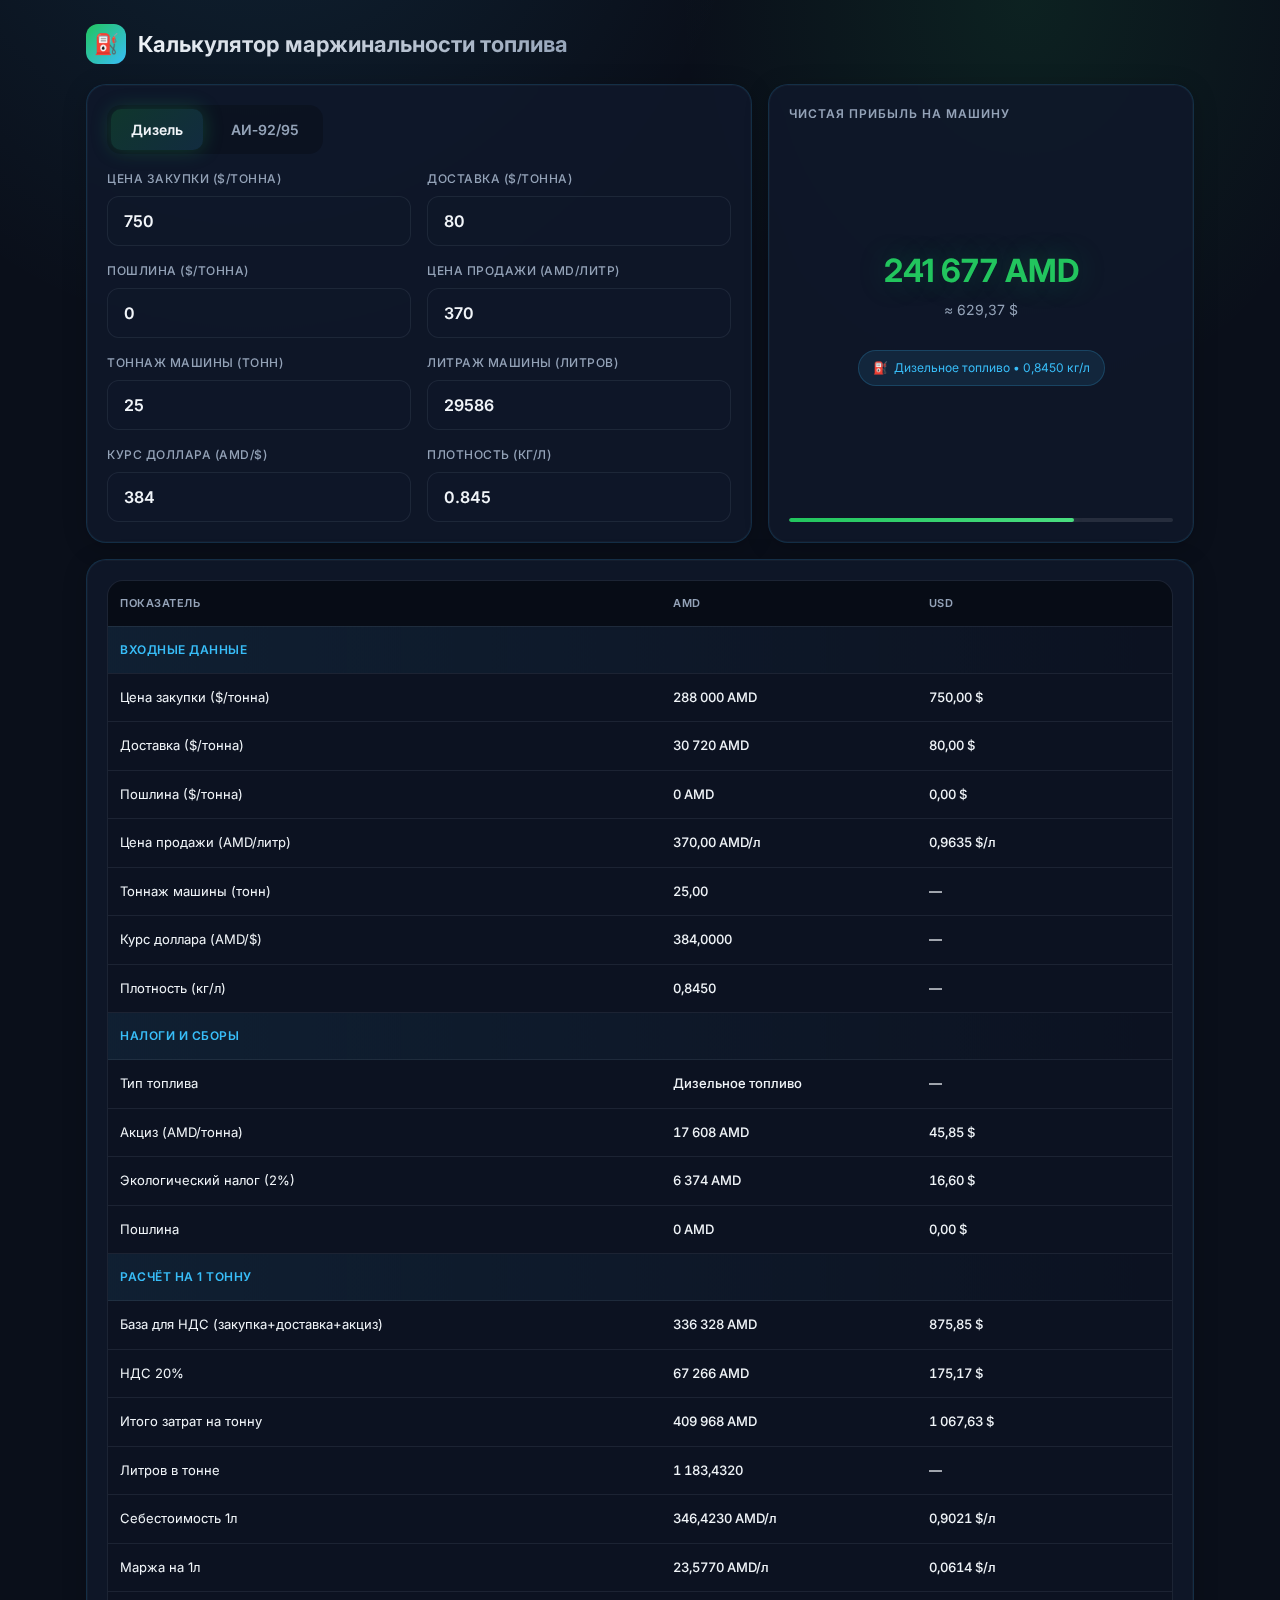
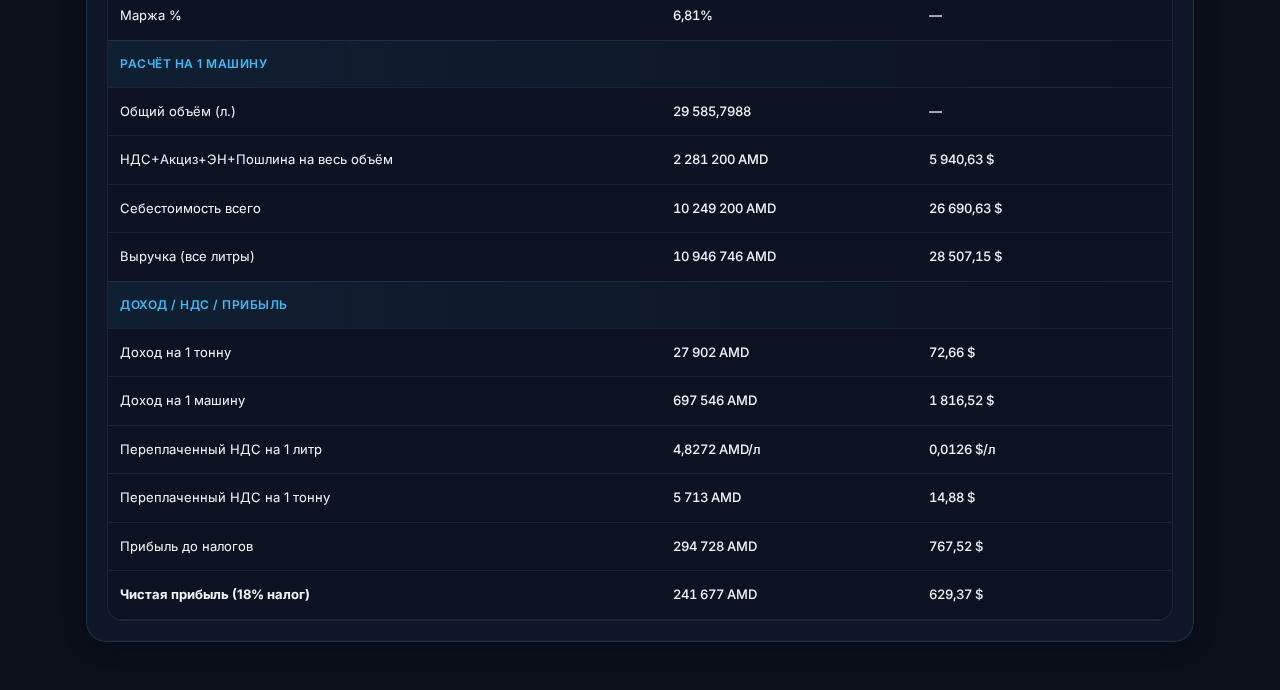
<file: Index.html>
<!doctype html>
<html lang="ru">

<head>
  <meta charset="utf-8" />
  <meta name="viewport" content="width=device-width, initial-scale=1, viewport-fit=cover" />
  <meta name="format-detection" content="telephone=no" />

  <!-- iOS Add to Home Screen -->
  <meta name="apple-mobile-web-app-capable" content="yes" />
  <meta name="apple-mobile-web-app-status-bar-style" content="black-translucent" />
  <meta name="apple-mobile-web-app-title" content="Fuel Calc" />
  <meta name="mobile-web-app-capable" content="yes" />
  <meta name="theme-color" content="#0a0f1a" />

  <title>Калькулятор маржинальности топлива</title>

  <!-- Google Font -->
  <link rel="preconnect" href="https://fonts.googleapis.com">
  <link rel="preconnect" href="https://fonts.gstatic.com" crossorigin>
  <link href="https://fonts.googleapis.com/css2?family=Inter:wght@400;500;600;700&display=swap" rel="stylesheet">

  <style>
    :root {
      --bg: #0a0f1a;
      --card: rgba(15, 23, 42, 0.85);
      --card-border: rgba(56, 189, 248, 0.15);
      --card-glow: rgba(34, 197, 94, 0.08);
      --text: #f1f5f9;
      --muted: #94a3b8;
      --line: rgba(148, 163, 184, 0.12);
      --accent: #22c55e;
      --accent-glow: rgba(34, 197, 94, 0.25);
      --blue: #38bdf8;
      --blue-glow: rgba(56, 189, 248, 0.2);
      --input-bg: rgba(15, 23, 42, 0.6);
      --red: #ef4444;
      --red-glow: rgba(239, 68, 68, 0.2);
    }

    * {
      box-sizing: border-box;
    }

    html,
    body {
      margin: 0;
      padding: 0;
      width: 100%;
      max-width: 100%;
      overflow-x: clip;
      background:
        radial-gradient(ellipse 80% 50% at 20% -10%, rgba(56, 189, 248, 0.12), transparent 50%),
        radial-gradient(ellipse 60% 40% at 80% 0%, rgba(34, 197, 94, 0.1), transparent 45%),
        var(--bg);
      color: var(--text);
      font-family: 'Inter', system-ui, -apple-system, sans-serif;
      -webkit-text-size-adjust: 100%;
      line-height: 1.5;
    }

    .wrap {
      max-width: 1140px;
      margin: 0 auto;
      padding: 24px 16px 48px;
    }

    .header {
      display: flex;
      align-items: center;
      gap: 12px;
      margin-bottom: 20px;
    }

    .header-icon {
      width: 40px;
      height: 40px;
      background: linear-gradient(135deg, var(--accent), var(--blue));
      border-radius: 12px;
      display: flex;
      align-items: center;
      justify-content: center;
      font-size: 20px;
    }

    h1 {
      font-size: 22px;
      font-weight: 700;
      margin: 0;
      background: linear-gradient(135deg, var(--text), var(--muted));
      -webkit-background-clip: text;
      -webkit-text-fill-color: transparent;
      background-clip: text;
    }

    .row {
      display: flex;
      gap: 16px;
      flex-wrap: wrap;
    }

    .card {
      background: var(--card);
      backdrop-filter: blur(12px);
      -webkit-backdrop-filter: blur(12px);
      border: 1px solid var(--card-border);
      border-radius: 20px;
      padding: 20px;
      box-shadow:
        0 4px 24px rgba(0, 0, 0, 0.2),
        0 0 0 1px rgba(255, 255, 255, 0.03) inset;
      transition: border-color 0.3s ease;
    }

    .card:hover {
      border-color: rgba(56, 189, 248, 0.25);
    }

    .inputs {
      flex: 1 1 560px;
    }

    .summary {
      flex: 1 1 320px;
    }

    .tabs {
      display: flex;
      gap: 8px;
      padding: 4px;
      background: rgba(0, 0, 0, 0.2);
      border-radius: 14px;
      width: fit-content;
    }

    .tabbtn {
      padding: 12px 20px;
      border-radius: 10px;
      border: none;
      background: transparent;
      color: var(--muted);
      cursor: pointer;
      font-size: 14px;
      font-weight: 600;
      font-family: inherit;
      transition: all 0.25s ease;
    }

    .tabbtn:hover {
      color: var(--text);
      background: rgba(255, 255, 255, 0.05);
    }

    .tabbtn.active {
      background: linear-gradient(135deg, rgba(34, 197, 94, 0.2), rgba(56, 189, 248, 0.15));
      color: var(--text);
      box-shadow: 0 0 20px var(--accent-glow);
    }

    .input-grid {
      display: grid;
      grid-template-columns: repeat(auto-fit, minmax(200px, 1fr));
      gap: 16px;
      margin-top: 16px;
    }

    .input-group {
      display: flex;
      flex-direction: column;
    }

    label {
      font-size: 12px;
      font-weight: 500;
      color: var(--muted);
      margin-bottom: 8px;
      text-transform: uppercase;
      letter-spacing: 0.5px;
    }

    input {
      width: 100%;
      padding: 14px 16px;
      border-radius: 12px;
      border: 1px solid var(--line);
      background: var(--input-bg);
      color: var(--text);
      outline: none;
      font-size: 16px;
      font-weight: 600;
      font-family: inherit;
      transition: all 0.25s ease;
    }

    input:hover {
      border-color: rgba(56, 189, 248, 0.3);
    }

    input:focus {
      border-color: var(--accent);
      box-shadow: 0 0 0 3px var(--accent-glow);
    }

    .summary-card {
      display: flex;
      flex-direction: column;
      height: 100%;
    }

    .summary-header {
      font-size: 12px;
      font-weight: 600;
      color: var(--muted);
      text-transform: uppercase;
      letter-spacing: 1px;
      margin-bottom: 12px;
    }

    .profit-display {
      flex: 1;
      display: flex;
      flex-direction: column;
      justify-content: center;
      align-items: center;
      text-align: center;
      padding: 24px 0;
    }

    .profit-value {
      font-size: 32px;
      font-weight: 700;
      margin: 0;
      transition: color 0.3s ease;
    }

    .profit-value.positive {
      color: var(--accent);
      text-shadow: 0 0 30px var(--accent-glow);
    }

    .profit-value.negative {
      color: var(--red);
      text-shadow: 0 0 30px var(--red-glow);
    }

    .profit-usd {
      font-size: 14px;
      color: var(--muted);
      margin-top: 4px;
    }

    .fuel-badge {
      display: inline-flex;
      align-items: center;
      gap: 6px;
      padding: 8px 14px;
      background: rgba(56, 189, 248, 0.1);
      border: 1px solid rgba(56, 189, 248, 0.2);
      border-radius: 20px;
      font-size: 12px;
      color: var(--blue);
      margin-top: 16px;
    }

    .profit-indicator {
      width: 100%;
      height: 4px;
      background: rgba(255, 255, 255, 0.1);
      border-radius: 2px;
      margin-top: 20px;
      overflow: hidden;
    }

    .profit-bar {
      height: 100%;
      border-radius: 2px;
      transition: all 0.4s ease;
      width: 50%;
    }

    .profit-bar.positive {
      background: linear-gradient(90deg, var(--accent), #4ade80);
      box-shadow: 0 0 10px var(--accent-glow);
    }

    .profit-bar.negative {
      background: linear-gradient(90deg, var(--red), #f87171);
      box-shadow: 0 0 10px var(--red-glow);
    }

    .note {
      font-size: 11px;
      color: var(--muted);
      margin-top: 16px;
      padding: 10px 14px;
      background: rgba(0, 0, 0, 0.2);
      border-radius: 10px;
      border-left: 3px solid var(--blue);
    }

    .tableWrap {
      width: 100%;
      max-width: 100%;
      overflow-x: auto;
      -webkit-overflow-scrolling: touch;
      border-radius: 16px;
      border: 1px solid var(--line);
      background: rgba(0, 0, 0, 0.15);
    }



    table {
      width: 100%;
      border-collapse: collapse;
      min-width: 720px;
      background: transparent;
    }

    th,
    td {
      padding: 14px 12px;
      border-bottom: 1px solid var(--line);
      vertical-align: middle;
    }

    th {
      text-align: left;
      font-size: 11px;
      font-weight: 600;
      color: var(--muted);
      background: rgba(0, 0, 0, 0.3);
      text-transform: uppercase;
      letter-spacing: 0.5px;
      position: sticky;
      top: 0;
      z-index: 1;
    }

    td {
      font-size: 13px;
      white-space: nowrap;
    }

    tr.section td {
      background: linear-gradient(90deg, rgba(56, 189, 248, 0.08), transparent);
      color: var(--blue);
      font-weight: 600;
      font-size: 12px;
      text-transform: uppercase;
      letter-spacing: 0.5px;
      white-space: normal;
    }

    .mono {
      font-variant-numeric: tabular-nums;
      font-weight: 500;
    }

    tbody tr:hover {
      background: rgba(255, 255, 255, 0.02);
    }

    /* iPhone optimization */
    @media (max-width: 600px) {
      .wrap {
        padding: 12px 10px 24px;
        padding-top: calc(12px + env(safe-area-inset-top));
        padding-bottom: calc(24px + env(safe-area-inset-bottom));
      }

      .header {
        margin-bottom: 10px;
      }

      .header-icon {
        width: 32px;
        height: 32px;
        font-size: 16px;
        border-radius: 10px;
      }

      h1 {
        font-size: 15px;
      }

      .card {
        padding: 12px;
        border-radius: 14px;
      }

      .tabs {
        width: 100%;
        justify-content: center;
      }

      .tabbtn {
        flex: 1;
        padding: 10px 8px;
        font-size: 14px;
        min-height: 40px;
      }

      .input-grid {
        grid-template-columns: 1fr 1fr;
        gap: 10px;
      }

      label {
        font-size: 10px;
        margin-bottom: 4px;
      }

      input {
        padding: 12px 10px;
        font-size: 16px;
        border-radius: 10px;
        min-height: 44px;
      }

      .summary-header {
        font-size: 10px;
        margin-bottom: 8px;
      }

      .profit-display {
        padding: 12px 0;
      }

      .profit-value {
        font-size: 24px;
      }

      .profit-usd {
        font-size: 12px;
      }

      .fuel-badge {
        font-size: 10px;
        padding: 5px 10px;
        margin-top: 8px;
      }

      .profit-indicator {
        margin-top: 12px;
      }

      td,
      th {
        padding: 10px 8px;
        font-size: 11px;
      }

      th {
        font-size: 9px;
      }

      .row {
        gap: 10px;
      }

      .summary-sticky {
        position: fixed;
        top: 0;
        left: 0;
        right: 0;
        z-index: 1000;
        padding: 8px 10px;
        padding-top: calc(8px + env(safe-area-inset-top));
        background: var(--bg);
        box-shadow: 0 4px 20px rgba(0, 0, 0, 0.5);
      }

      .summary-sticky .card {
        border-radius: 14px;
        margin: 0;
      }

      .summary-sticky .summary-card {
        padding: 0;
      }

      .summary-sticky .summary-header {
        font-size: 9px;
        margin-bottom: 4px;
      }

      .summary-sticky .profit-display {
        padding: 6px 0;
        flex-direction: row;
        align-items: center;
        justify-content: center;
        gap: 12px;
      }

      .summary-sticky .profit-value {
        font-size: 22px;
      }

      .summary-sticky .profit-usd {
        font-size: 12px;
        margin-top: 0;
      }

      .summary-sticky .fuel-badge {
        margin-top: 0;
        font-size: 9px;
        padding: 4px 8px;
      }

      .summary-sticky .profit-indicator {
        margin-top: 8px;
      }

      body {
        padding-top: calc(100px + env(safe-area-inset-top));
      }
    }

    /* Small phones (iPhone SE, etc) */
    @media (max-width: 375px) {
      .wrap {
        padding: 12px 10px 28px;
      }

      h1 {
        font-size: 15px;
      }

      .profit-value {
        font-size: 24px;
      }

      .tabbtn {
        padding: 12px 10px;
        font-size: 14px;
      }

      input {
        padding: 14px 12px;
        font-size: 16px;
      }
    }

    /* Hide sticky block on desktop */
    .summary-sticky {
      display: none;
    }

    @media (min-width: 601px) and (max-width: 900px) {
      .mainRow .summary {
        order: -1;
      }

      .mainRow .inputs {
        order: 0;
      }
    }

    @media (max-width: 600px) {
      .mainRow .summary {
        display: none;
      }

      .summary-sticky {
        display: block;
      }
    }
  </style>
</head>

<body>
  <!-- Fixed profit block for mobile -->
  <div class="summary-sticky">
    <div class="card">
      <div class="summary-card">
        <div class="summary-header">Чистая прибыль на машину</div>
        <div class="profit-display">
          <p class="profit-value positive" id="netProfitValueSticky">—</p>
          <p class="profit-usd" id="netProfitUsdSticky">—</p>
          <div class="fuel-badge" id="fuelInfoSticky">
            <span>⛽</span>
            <span id="fuelNameSticky">—</span>
          </div>
        </div>
        <div class="profit-indicator">
          <div class="profit-bar positive" id="profitBarSticky"></div>
        </div>
      </div>
    </div>
  </div>

  <div class="wrap">
    <div class="header">
      <div class="header-icon">⛽</div>
      <h1>Калькулятор маржинальности топлива</h1>
    </div>

    <div class="row mainRow">
      <div class="card inputs">
        <div class="tabs">
          <button class="tabbtn active" data-fuel="DT">Дизель</button>
          <button class="tabbtn" data-fuel="AI92">АИ‑92/95</button>
        </div>

        <div class="input-grid">
          <div class="input-group">
            <label>Цена закупки ($/тонна)</label>
            <input id="purchaseUsd" type="number" inputmode="decimal" step="0.01" value="750" />
          </div>
          <div class="input-group">
            <label>Доставка ($/тонна)</label>
            <input id="deliveryUsd" type="number" inputmode="decimal" step="0.01" value="80" />
          </div>
          <div class="input-group">
            <label>Пошлина ($/тонна)</label>
            <input id="customsDutyUsd" type="number" inputmode="decimal" step="0.01" value="0" />
          </div>
          <div class="input-group">
            <label>Цена продажи (AMD/литр)</label>
            <input id="sellAmdPerL" type="number" inputmode="decimal" step="0.01" value="370" />
          </div>
          <div class="input-group">
            <label>Тоннаж машины (тонн)</label>
            <input id="truckTons" type="number" inputmode="decimal" step="0.01" value="25" />
          </div>
          <div class="input-group">
            <label>Литраж машины (литров)</label>
            <input id="truckLiters" type="number" inputmode="decimal" step="1" value="29586" />
          </div>
          <div class="input-group">
            <label>Курс доллара (AMD/$)</label>
            <input id="usdRate" type="number" inputmode="decimal" step="0.0001" value="384" />
          </div>
          <div class="input-group">
            <label>Плотность (кг/л)</label>
            <input id="density" type="number" inputmode="decimal" step="0.0001" value="0.845" />
          </div>
        </div>

      </div>

      <div class="card summary">
        <div class="summary-card">
          <div class="summary-header">Чистая прибыль на машину</div>
          <div class="profit-display">
            <p class="profit-value positive" id="netProfitValue">—</p>
            <p class="profit-usd" id="netProfitUsd">—</p>
            <div class="fuel-badge" id="fuelInfo">
              <span>⛽</span>
              <span id="fuelName">—</span>
            </div>
          </div>
          <div class="profit-indicator">
            <div class="profit-bar positive" id="profitBar"></div>
          </div>
        </div>
      </div>
    </div>

    <div class="card" style="margin-top: 16px">


      <div class="tableWrap" tabindex="0" aria-label="Таблица показателей">
        <table>
          <thead>
            <tr>
              <th style="width:52%">Показатель</th>
              <th style="width:24%">AMD</th>
              <th style="width:24%">USD</th>
            </tr>
          </thead>

          <tbody>
            <tr class="section">
              <td colspan="3">Входные данные</td>
            </tr>
            <tr>
              <td>Цена закупки ($/тонна)</td>
              <td class="mono" id="t_purchaseAmd">—</td>
              <td class="mono" id="t_purchaseUsd">—</td>
            </tr>
            <tr>
              <td>Доставка ($/тонна)</td>
              <td class="mono" id="t_deliveryAmd">—</td>
              <td class="mono" id="t_deliveryUsd">—</td>
            </tr>
            <tr>
              <td>Пошлина ($/тонна)</td>
              <td class="mono" id="t_customsDutyAmd">—</td>
              <td class="mono" id="t_customsDutyUsd">—</td>
            </tr>
            <tr>
              <td>Цена продажи (AMD/литр)</td>
              <td class="mono" id="t_sellAmdPerL">—</td>
              <td class="mono" id="t_sellUsdPerL">—</td>
            </tr>
            <tr>
              <td>Тоннаж машины (тонн)</td>
              <td class="mono" id="t_truckTons">—</td>
              <td class="mono">—</td>
            </tr>
            <tr>
              <td>Курс доллара (AMD/$)</td>
              <td class="mono" id="t_rate">—</td>
              <td class="mono">—</td>
            </tr>
            <tr>
              <td>Плотность (кг/л)</td>
              <td class="mono" id="t_densityIn">—</td>
              <td class="mono">—</td>
            </tr>

            <tr class="section">
              <td colspan="3">Налоги и сборы</td>
            </tr>
            <tr>
              <td>Тип топлива</td>
              <td class="mono" id="t_fuelName">—</td>
              <td class="mono">—</td>
            </tr>
            <tr>
              <td>Акциз (AMD/тонна)</td>
              <td class="mono" id="t_exciseAmd">—</td>
              <td class="mono" id="t_exciseUsd">—</td>
            </tr>
            <tr id="rowGasDiff" style="display:none">
              <td>Разница до минимального платежа</td>
              <td class="mono" id="t_gasDiffAmd">—</td>
              <td class="mono" id="t_gasDiffUsd">—</td>
            </tr>
            <tr>
              <td>Экологический налог (2%)</td>
              <td class="mono" id="t_ecoAmd">—</td>
              <td class="mono" id="t_ecoUsd">—</td>
            </tr>
            <tr>
              <td>Пошлина</td>
              <td class="mono" id="t_customsDutyTableAmd">—</td>
              <td class="mono" id="t_customsDutyTableUsd">—</td>
            </tr>

            <tr class="section">
              <td colspan="3">Расчёт на 1 тонну</td>
            </tr>
            <tr>
              <td>База для НДС (закупка+доставка+акциз)</td>
              <td class="mono" id="t_vatBaseAmd">—</td>
              <td class="mono" id="t_vatBaseUsd">—</td>
            </tr>
            <tr>
              <td>НДС 20%</td>
              <td class="mono" id="t_vatAmd">—</td>
              <td class="mono" id="t_vatUsd">—</td>
            </tr>
            <tr>
              <td>Итого затрат на тонну</td>
              <td class="mono" id="t_totalCostTonAmd">—</td>
              <td class="mono" id="t_totalCostTonUsd">—</td>
            </tr>
            <tr>
              <td>Литров в тонне</td>
              <td class="mono" id="t_litersPerTon">—</td>
              <td class="mono">—</td>
            </tr>
            <tr>
              <td>Себестоимость 1л</td>
              <td class="mono" id="t_costPerLAmd">—</td>
              <td class="mono" id="t_costPerLUsd">—</td>
            </tr>
            <tr>
              <td>Маржа на 1л</td>
              <td class="mono" id="t_marginPerLAmd">—</td>
              <td class="mono" id="t_marginPerLUsd">—</td>
            </tr>
            <tr>
              <td>Маржа %</td>
              <td class="mono" id="t_marginPct">—</td>
              <td class="mono">—</td>
            </tr>

            <tr class="section">
              <td colspan="3">Расчёт на 1 машину</td>
            </tr>
            <tr>
              <td>Общий объём (л.)</td>
              <td class="mono" id="t_totalLiters">—</td>
              <td class="mono">—</td>
            </tr>
            <tr>
              <td>НДС+Акциз+ЭН+Пошлина на весь объём</td>
              <td class="mono" id="t_taxBlockAmd">—</td>
              <td class="mono" id="t_taxBlockUsd">—</td>
            </tr>
            <tr>
              <td>Себестоимость всего</td>
              <td class="mono" id="t_totalCostTruckAmd">—</td>
              <td class="mono" id="t_totalCostTruckUsd">—</td>
            </tr>
            <tr>
              <td>Выручка (все литры)</td>
              <td class="mono" id="t_revenueTruckAmd">—</td>
              <td class="mono" id="t_revenueTruckUsd">—</td>
            </tr>

            <tr class="section">
              <td colspan="3">Доход / НДС / прибыль</td>
            </tr>
            <tr>
              <td>Доход на 1 тонну</td>
              <td class="mono" id="t_incomeTonAmd">—</td>
              <td class="mono" id="t_incomeTonUsd">—</td>
            </tr>
            <tr>
              <td>Доход на 1 машину</td>
              <td class="mono" id="t_incomeTruckAmd">—</td>
              <td class="mono" id="t_incomeTruckUsd">—</td>
            </tr>
            <tr>
              <td>Переплаченный НДС на 1 литр</td>
              <td class="mono" id="t_overVatPerLAmd">—</td>
              <td class="mono" id="t_overVatPerLUsd">—</td>
            </tr>
            <tr>
              <td>Переплаченный НДС на 1 тонну</td>
              <td class="mono" id="t_overVatPerTonAmd">—</td>
              <td class="mono" id="t_overVatPerTonUsd">—</td>
            </tr>
            <tr>
              <td>Прибыль до налогов</td>
              <td class="mono" id="t_profitAfterVatAmd">—</td>
              <td class="mono" id="t_profitAfterVatUsd">—</td>
            </tr>
            <tr>
              <td><b>Чистая прибыль (18% налог)</b></td>
              <td class="mono" id="t_netProfitAmd">—</td>
              <td class="mono" id="t_netProfitUsd">—</td>
            </tr>
          </tbody>
        </table>
      </div>
    </div>
  </div>

  <script>
    (function () {
      const VAT = 0.20;
      const ECO = 0.02;
      const TAX18 = 0.18;
      const FIXED_PER_TRUCK_AMD = 260000;

      const fuels = {
        DT: { name: "Дизельное топливо", density: 0.845, exciseMode: "fixed", exciseFixedAmd: 17608 },
        AI92: { name: "АИ‑92/95 Бензин", density: 0.745, exciseMode: "min_vat_excise", baseExciseAmd: 54064, minVatPlusExciseAmd: 167400 }
      };

      let currentFuel = "DT";

      const el = (id) => document.getElementById(id);
      const nf0 = new Intl.NumberFormat("ru-RU", { maximumFractionDigits: 0 });
      const nf2 = new Intl.NumberFormat("ru-RU", { minimumFractionDigits: 2, maximumFractionDigits: 2 });
      const nf4 = new Intl.NumberFormat("ru-RU", { minimumFractionDigits: 4, maximumFractionDigits: 4 });

      const fmtAmd0 = (x) => `${nf0.format(x)} AMD`;
      const fmtUsd2 = (x) => `${nf2.format(x)} $`;
      const fmtNum2 = (x) => nf2.format(x);
      const fmtNum4 = (x) => nf4.format(x);

      function num(v) {
        const n = Number(v);
        return Number.isFinite(n) ? n : 0;
      }

      function calc() {
        const purchaseUsd = num(el("purchaseUsd").value);
        const deliveryUsd = num(el("deliveryUsd").value);
        const customsDutyUsd = num(el("customsDutyUsd").value);
        const sellAmdPerL = num(el("sellAmdPerL").value);
        const truckTons = num(el("truckTons").value);
        const rate = Math.max(0.0000001, num(el("usdRate").value));
        const f = fuels[currentFuel];

        const density = Math.max(0.0000001, num(el("density").value));

        const purchaseAmd = purchaseUsd * rate;
        const deliveryAmd = deliveryUsd * rate;
        const customsDutyAmd = customsDutyUsd * rate;

        let exciseAmd = 0;
        let gasDiffAmd = 0;

        if (f.exciseMode === "fixed") {
          exciseAmd = f.exciseFixedAmd;
        } else {
          gasDiffAmd = (VAT * (purchaseAmd + deliveryAmd) + f.baseExciseAmd) - f.minVatPlusExciseAmd;
          const xFromMin = (f.minVatPlusExciseAmd - VAT * (purchaseAmd + deliveryAmd)) / (1 + VAT);
          exciseAmd = Math.max(f.baseExciseAmd, xFromMin);
        }

        const ecoAmd = (purchaseAmd + deliveryAmd) * ECO;

        // База для НДС: закупка + доставка + акциз (пошлина и эконалог НЕ входят)
        const vatBaseAmd = purchaseAmd + deliveryAmd + exciseAmd;
        const vatAmd = vatBaseAmd * VAT;

        // Итого затрат: закупка + доставка + акциз + эконалог + пошлина + НДС
        const totalCostTonAmd = purchaseAmd + deliveryAmd + exciseAmd + ecoAmd + customsDutyAmd + vatAmd;

        const litersPerTon = 1000 / density;
        const costPerLAmd = totalCostTonAmd / litersPerTon;

        const marginPerLAmd = sellAmdPerL - costPerLAmd;
        const marginPct = costPerLAmd === 0 ? 0 : (marginPerLAmd / costPerLAmd);

        const totalLiters = litersPerTon * truckTons;

        // Налоговый блок теперь включает пошлину
        const taxBlockAmd = (vatAmd + exciseAmd + ecoAmd + customsDutyAmd) * truckTons;

        const incomeTonAmd = (sellAmdPerL * litersPerTon) - totalCostTonAmd;
        const incomeTruckAmd = incomeTonAmd * truckTons;

        const outputVatPerLAmd = sellAmdPerL * VAT / (1 + VAT);
        const inputVatPerLAmd = vatAmd / litersPerTon;

        const overVatPerLAmd = outputVatPerLAmd - inputVatPerLAmd;
        const overVatPerTonAmd = overVatPerLAmd * litersPerTon;

        const profitAfterVatAmd = incomeTruckAmd - (overVatPerLAmd * totalLiters) - FIXED_PER_TRUCK_AMD;
        const netProfitAmd = profitAfterVatAmd * (1 - TAX18);

        const toUsd = (amd) => amd / rate;

        // Update summary
        const profitEl = el("netProfitValue");
        const profitBar = el("profitBar");
        const profitElSticky = el("netProfitValueSticky");
        const profitBarSticky = el("profitBarSticky");

        profitEl.textContent = fmtAmd0(netProfitAmd);
        profitElSticky.textContent = fmtAmd0(netProfitAmd);
        el("netProfitUsd").textContent = `≈ ${fmtUsd2(toUsd(netProfitAmd))}`;
        el("netProfitUsdSticky").textContent = `≈ ${fmtUsd2(toUsd(netProfitAmd))}`;

        if (netProfitAmd >= 0) {
          profitEl.classList.remove("negative");
          profitEl.classList.add("positive");
          profitElSticky.classList.remove("negative");
          profitElSticky.classList.add("positive");
          profitBar.classList.remove("negative");
          profitBar.classList.add("positive");
          profitBarSticky.classList.remove("negative");
          profitBarSticky.classList.add("positive");
          const barWidth = Math.min(100, 50 + (netProfitAmd / 10000));
          profitBar.style.width = barWidth + "%";
          profitBarSticky.style.width = barWidth + "%";
        } else {
          profitEl.classList.remove("positive");
          profitEl.classList.add("negative");
          profitElSticky.classList.remove("positive");
          profitElSticky.classList.add("negative");
          profitBar.classList.remove("positive");
          profitBar.classList.add("negative");
          profitBarSticky.classList.remove("positive");
          profitBarSticky.classList.add("negative");
          const barWidth = Math.max(5, 50 + (netProfitAmd / 10000));
          profitBar.style.width = barWidth + "%";
          profitBarSticky.style.width = barWidth + "%";
        }

        el("fuelName").textContent = `${f.name} • ${fmtNum4(density)} кг/л`;
        el("fuelNameSticky").textContent = `${f.name} • ${fmtNum4(density)} кг/л`;

        // Table data
        el("t_purchaseAmd").textContent = fmtAmd0(purchaseAmd);
        el("t_purchaseUsd").textContent = fmtUsd2(purchaseUsd);
        el("t_deliveryAmd").textContent = fmtAmd0(deliveryAmd);
        el("t_deliveryUsd").textContent = fmtUsd2(deliveryUsd);
        el("t_customsDutyAmd").textContent = fmtAmd0(customsDutyAmd);
        el("t_customsDutyUsd").textContent = fmtUsd2(customsDutyUsd);
        el("t_sellAmdPerL").textContent = `${fmtNum2(sellAmdPerL)} AMD/л`;
        el("t_sellUsdPerL").textContent = `${fmtNum4(toUsd(sellAmdPerL))} $/л`;
        el("t_truckTons").textContent = fmtNum2(truckTons);
        el("t_rate").textContent = fmtNum4(rate);
        el("t_densityIn").textContent = fmtNum4(density);

        el("t_fuelName").textContent = f.name;
        el("t_exciseAmd").textContent = fmtAmd0(exciseAmd);
        el("t_exciseUsd").textContent = fmtUsd2(toUsd(exciseAmd));

        const rowGasDiff = el("rowGasDiff");
        if (f.exciseMode === "min_vat_excise") {
          rowGasDiff.style.display = "";
          el("t_gasDiffAmd").textContent = fmtAmd0(gasDiffAmd);
          el("t_gasDiffUsd").textContent = fmtUsd2(toUsd(gasDiffAmd));
        } else {
          rowGasDiff.style.display = "none";
        }

        el("t_ecoAmd").textContent = fmtAmd0(ecoAmd);
        el("t_ecoUsd").textContent = fmtUsd2(toUsd(ecoAmd));
        el("t_customsDutyTableAmd").textContent = fmtAmd0(customsDutyAmd);
        el("t_customsDutyTableUsd").textContent = fmtUsd2(customsDutyUsd);

        el("t_vatBaseAmd").textContent = fmtAmd0(vatBaseAmd);
        el("t_vatBaseUsd").textContent = fmtUsd2(toUsd(vatBaseAmd));
        el("t_vatAmd").textContent = fmtAmd0(vatAmd);
        el("t_vatUsd").textContent = fmtUsd2(toUsd(vatAmd));
        el("t_totalCostTonAmd").textContent = fmtAmd0(totalCostTonAmd);
        el("t_totalCostTonUsd").textContent = fmtUsd2(toUsd(totalCostTonAmd));

        el("t_litersPerTon").textContent = fmtNum4(litersPerTon);
        el("t_costPerLAmd").textContent = `${fmtNum4(costPerLAmd)} AMD/л`;
        el("t_costPerLUsd").textContent = `${fmtNum4(toUsd(costPerLAmd))} $/л`;

        el("t_marginPerLAmd").textContent = `${fmtNum4(marginPerLAmd)} AMD/л`;
        el("t_marginPerLUsd").textContent = `${fmtNum4(toUsd(marginPerLAmd))} $/л`;
        el("t_marginPct").textContent = `${fmtNum2(marginPct * 100)}%`;

        el("t_totalLiters").textContent = fmtNum4(totalLiters);

        el("t_taxBlockAmd").textContent = fmtAmd0(taxBlockAmd);
        el("t_taxBlockUsd").textContent = fmtUsd2(toUsd(taxBlockAmd));

        const totalCostTruckAmd = totalCostTonAmd * truckTons;
        const revenueTruckAmd = sellAmdPerL * totalLiters;

        el("t_totalCostTruckAmd").textContent = fmtAmd0(totalCostTruckAmd);
        el("t_totalCostTruckUsd").textContent = fmtUsd2(toUsd(totalCostTruckAmd));
        el("t_revenueTruckAmd").textContent = fmtAmd0(revenueTruckAmd);
        el("t_revenueTruckUsd").textContent = fmtUsd2(toUsd(revenueTruckAmd));

        el("t_incomeTonAmd").textContent = fmtAmd0(incomeTonAmd);
        el("t_incomeTonUsd").textContent = fmtUsd2(toUsd(incomeTonAmd));
        el("t_incomeTruckAmd").textContent = fmtAmd0(incomeTruckAmd);
        el("t_incomeTruckUsd").textContent = fmtUsd2(toUsd(incomeTruckAmd));

        el("t_overVatPerLAmd").textContent = `${fmtNum4(overVatPerLAmd)} AMD/л`;
        el("t_overVatPerLUsd").textContent = `${fmtNum4(toUsd(overVatPerLAmd))} $/л`;
        el("t_overVatPerTonAmd").textContent = fmtAmd0(overVatPerTonAmd);
        el("t_overVatPerTonUsd").textContent = fmtUsd2(toUsd(overVatPerTonAmd));

        el("t_profitAfterVatAmd").textContent = fmtAmd0(profitAfterVatAmd);
        el("t_profitAfterVatUsd").textContent = fmtUsd2(toUsd(profitAfterVatAmd));

        el("t_netProfitAmd").textContent = fmtAmd0(netProfitAmd);
        el("t_netProfitUsd").textContent = fmtUsd2(toUsd(netProfitAmd));
      }

      ["purchaseUsd", "deliveryUsd", "customsDutyUsd", "sellAmdPerL", "usdRate", "density"].forEach(id => {
        el(id).addEventListener("input", calc);
      });

      // Bidirectional sync: Тоннаж <-> Литраж
      el("truckTons").addEventListener("input", function () {
        const density = Math.max(0.0000001, num(el("density").value));
        const tons = num(this.value);
        const litersPerTon = 1000 / density;
        el("truckLiters").value = Math.round(tons * litersPerTon);
        calc();
      });

      el("truckLiters").addEventListener("input", function () {
        const density = Math.max(0.0000001, num(el("density").value));
        const liters = num(this.value);
        const litersPerTon = 1000 / density;
        el("truckTons").value = (liters / litersPerTon).toFixed(2);
        calc();
      });

      el("density").addEventListener("input", function () {
        // When density changes, update liters based on current tons
        const density = Math.max(0.0000001, num(this.value));
        const tons = num(el("truckTons").value);
        const litersPerTon = 1000 / density;
        el("truckLiters").value = Math.round(tons * litersPerTon);
        calc();
      });

      document.querySelectorAll(".tabbtn").forEach(btn => {
        btn.addEventListener("click", () => {
          document.querySelectorAll(".tabbtn").forEach(b => b.classList.remove("active"));
          btn.classList.add("active");
          currentFuel = btn.dataset.fuel;
          el("density").value = fuels[currentFuel].density;
          // Update liters when fuel type changes
          const density = fuels[currentFuel].density;
          const tons = num(el("truckTons").value);
          const litersPerTon = 1000 / density;
          el("truckLiters").value = Math.round(tons * litersPerTon);
          calc();
        });
      });

      // Initialize liters based on default values
      const initDensity = fuels[currentFuel].density;
      el("density").value = initDensity;
      const initTons = num(el("truckTons").value);
      el("truckLiters").value = Math.round(initTons * (1000 / initDensity));
      calc();
    })();
  </script>
</body>

</html>
</file>
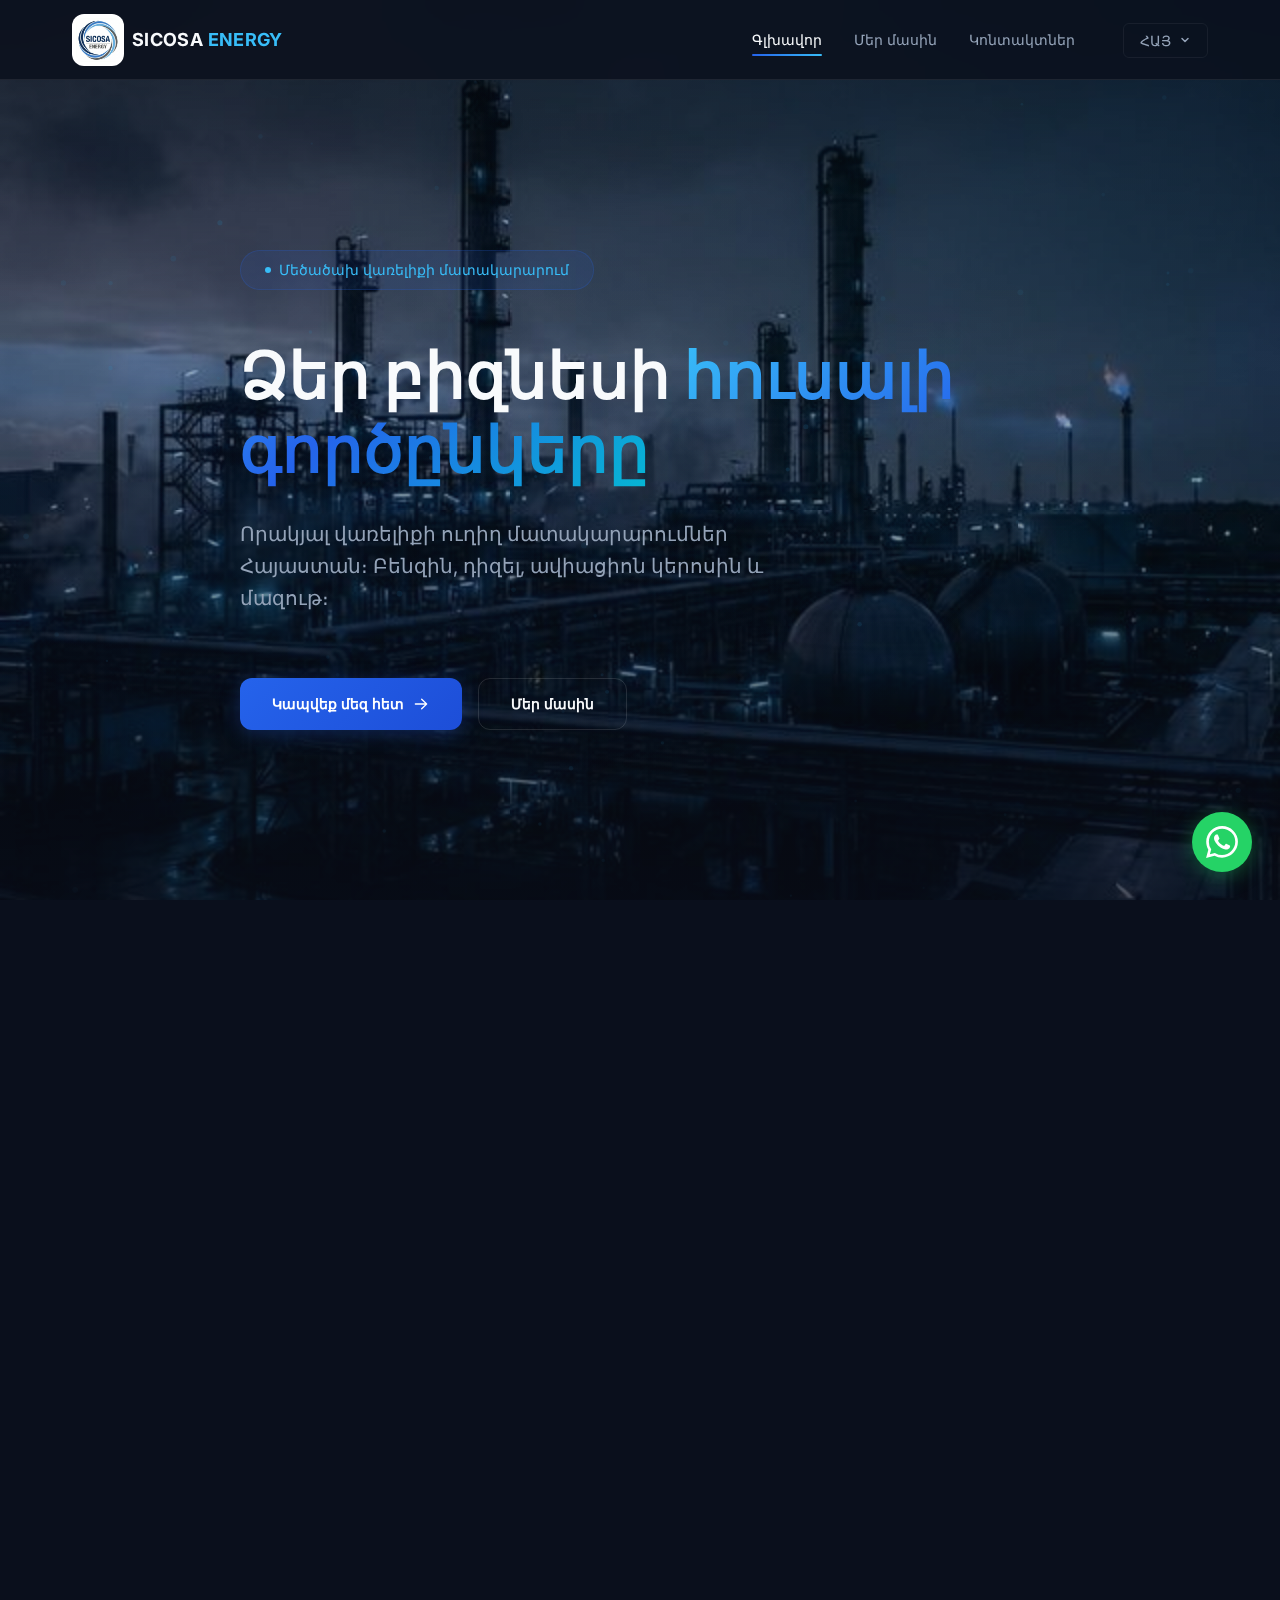
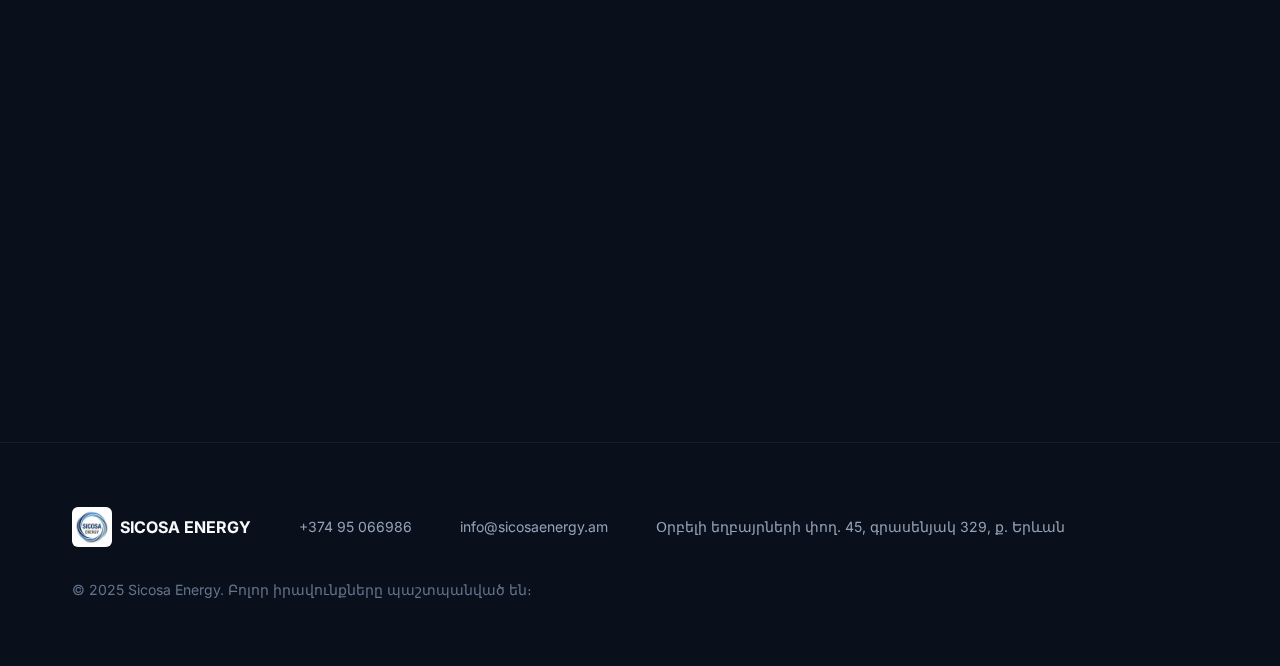
<file: Sicosa Energy/index.html>
<!DOCTYPE html>
<html lang="hy">

<head>
    <meta charset="UTF-8">
    <meta name="viewport" content="width=device-width, initial-scale=1.0">
    <title>Վառdelays մatakararum Hayastan | Sicosa Energy</title>
    <meta name="description"
        content="Sicosa Energy — որակdelays delays delays Hayastan delays. Benzin, dizel, aviacaion kerosin, mazut.">
    <meta property="og:type" content="website">
    <meta property="og:url" content="https://www.sicosaenergy.am">
    <link rel="icon" href="assets/logo.png" type="image/png">
    <link rel="stylesheet" href="css/style.css">
</head>

<body>

    <header class="header" id="header">
        <div class="header-inner">
            <a href="/" class="logo">
                <img src="assets/logo.png" alt="Sicosa Energy">
                <span class="logo-text">SICOSA <span>ENERGY</span></span>
            </a>
            <button class="menu-toggle" aria-label="Menu"><span></span><span></span><span></span></button>
            <nav class="nav" id="nav">
                <ul class="nav-links">
                    <li><a href="/" class="nav-link active">&#1331;&#1388;&#1389;&#1377;&#1406;&#1400;&#1408;</a></li>
                    <li><a href="/about.html" class="nav-link">&#1348;&#1381;&#1408;
                            &#1396;&#1377;&#1405;&#1387;&#1398;</a></li>
                    <li><a href="/contacts.html"
                            class="nav-link">&#1343;&#1400;&#1398;&#1407;&#1377;&#1391;&#1407;&#1398;&#1381;&#1408;</a>
                    </li>
                </ul>
                <div class="lang-switcher">
                    <button class="lang-current">&#1344;&#1329;&#1349; <svg viewBox="0 0 12 12" fill="none">
                            <path d="M3 4.5L6 7.5L9 4.5" stroke="currentColor" stroke-width="1.5" stroke-linecap="round"
                                stroke-linejoin="round" />
                        </svg></button>
                    <div class="lang-dropdown">
                        <a href="/" class="lang-option active">&#1344;&#1377;&#1397;&#1381;&#1408;&#1381;&#1398;</a>
                        <a href="/ru/" class="lang-option">&#1056;&#1091;&#1089;&#1089;&#1082;&#1080;&#1081;</a>
                        <a href="/en/" class="lang-option">English</a>
                    </div>
                </div>
            </nav>
        </div>
    </header>

    <section class="hero">
        <canvas class="hero-canvas"></canvas>
        <div class="hero-gradient"></div>
        <div class="hero-content">
            <div class="hero-badge reveal">
                <span class="dot"></span>
                &#1348;&#1381;&#1390;&#1377;&#1390;&#1377;&#1389;
                &#1406;&#1377;&#1404;&#1381;&#1388;&#1387;&#1412;&#1387;
                &#1396;&#1377;&#1407;&#1377;&#1391;&#1377;&#1408;&#1377;&#1408;&#1400;&#1410;&#1396;
            </div>
            <h1 class="hero-title reveal reveal-delay-1">
                &#1345;&#1381;&#1408; &#1378;&#1387;&#1382;&#1398;&#1381;&#1405;&#1387; <span
                    class="gradient-text">&#1392;&#1400;&#1410;&#1405;&#1377;&#1388;&#1387;
                    &#1379;&#1400;&#1408;&#1390;&#1384;&#1398;&#1391;&#1381;&#1408;&#1384;</span>
            </h1>
            <p class="hero-subtitle reveal reveal-delay-2">
                &#1352;&#1408;&#1377;&#1391;&#1397;&#1377;&#1388;
                &#1406;&#1377;&#1404;&#1381;&#1388;&#1387;&#1412;&#1387; &#1400;&#1410;&#1394;&#1387;&#1394;
                &#1396;&#1377;&#1407;&#1377;&#1391;&#1377;&#1408;&#1377;&#1408;&#1400;&#1410;&#1396;&#1398;&#1381;&#1408;
                &#1344;&#1377;&#1397;&#1377;&#1405;&#1407;&#1377;&#1398;&#1417;
                &#1330;&#1381;&#1398;&#1382;&#1387;&#1398;, &#1380;&#1387;&#1382;&#1381;&#1388;,
                &#1377;&#1406;&#1387;&#1377;&#1409;&#1387;&#1400;&#1398;
                &#1391;&#1381;&#1408;&#1400;&#1405;&#1387;&#1398; &#1415;
                &#1396;&#1377;&#1382;&#1400;&#1410;&#1385;&#1417;
            </p>
            <div class="hero-cta reveal reveal-delay-3">
                <a href="/contacts.html" class="btn btn-primary">
                    &#1343;&#1377;&#1402;&#1406;&#1381;&#1412; &#1396;&#1381;&#1382; &#1392;&#1381;&#1407;
                    <svg viewBox="0 0 20 20" fill="currentColor">
                        <path fill-rule="evenodd"
                            d="M3 10a.75.75 0 01.75-.75h10.638L10.23 5.29a.75.75 0 111.04-1.08l5.5 5.25a.75.75 0 010 1.08l-5.5 5.25a.75.75 0 11-1.04-1.08l4.158-3.96H3.75A.75.75 0 013 10z" />
                    </svg>
                </a>
                <a href="/about.html" class="btn btn-outline">&#1348;&#1381;&#1408;
                    &#1396;&#1377;&#1405;&#1387;&#1398;</a>
            </div>
        </div>
    </section>

    <section class="products" id="products">
        <div class="container">
            <div class="products-header">
                <span class="section-label reveal">&#1348;&#1381;&#1408;
                    &#1377;&#1404;&#1377;&#1403;&#1377;&#1408;&#1391;&#1384;</span>
                <h2 class="section-title reveal reveal-delay-1">&#1348;&#1381;&#1398;&#1412; <span
                        class="gradient-text">&#1377;&#1404;&#1377;&#1403;&#1377;&#1408;&#1391;&#1400;&#1410;&#1396;
                        &#1381;&#1398;&#1412;</span></h2>
                <p class="section-subtitle reveal reveal-delay-2">
                    &#1350;&#1377;&#1406;&#1385;&#1377;&#1396;&#1385;&#1381;&#1408;&#1412;&#1387;
                    &#1388;&#1377;&#1397;&#1398; &#1407;&#1381;&#1405;&#1377;&#1391;&#1377;&#1398;&#1387;
                    &#1377;&#1404;&#1377;&#1403;&#1377;&#1408;&#1391;&#1398;&#1381;&#1408;
                    &#1344;&#1377;&#1397;&#1377;&#1405;&#1407;&#1377;&#1398;&#1400;&#1410;&#1396;</p>
            </div>
            <div class="products-grid">
                <div class="product-card reveal">
                    <div class="product-icon"><svg viewBox="0 0 24 24"><path d="M3 22V6a2 2 0 0 1 2-2h6a2 2 0 0 1 2 2v16"/><path d="M3 22h10"/><path d="M13 10h3a1 1 0 0 1 1 1v2a1 1 0 0 1-1 1h-3"/><path d="M20 10v7a2 2 0 0 1-2 2h-1"/><circle cx="18" cy="7" r="2"/><path d="M18 5V3"/></svg></div>
                    <h3>&#1329;&#1406;&#1407;&#1400;&#1396;&#1400;&#1378;&#1387;&#1388;&#1377;&#1397;&#1387;&#1398;
                        &#1378;&#1381;&#1398;&#1382;&#1387;&#1398;</h3>
                    <p>&#1329;&#1339;-80, &#1329;&#1339;-92, &#1329;&#1339;-95, &#1329;&#1339;-98 &#8212;
                        &#1378;&#1377;&#1408;&#1393;&#1408;&#1400;&#1408;&#1377;&#1391;
                        &#1377;&#1406;&#1407;&#1400;&#1396;&#1400;&#1378;&#1387;&#1388;&#1377;&#1397;&#1387;&#1398;
                        &#1406;&#1377;&#1404;&#1381;&#1388;&#1387;&#1412;&#1417;</p>
                </div>
                <div class="product-card reveal reveal-delay-1">
                    <div class="product-icon"><svg viewBox="0 0 24 24"><path d="M6 3h12l2 5v11a2 2 0 0 1-2 2H6a2 2 0 0 1-2-2V8l2-5z"/><path d="M4 8h16"/><path d="M12 8v13"/><path d="M8 3v5"/><path d="M16 3v5"/></svg></div>
                    <h3>&#1332;&#1387;&#1382;&#1381;&#1388;&#1377;&#1397;&#1387;&#1398;
                        &#1406;&#1377;&#1404;&#1381;&#1388;&#1387;&#1412;</h3>
                    <p>&#1329;&#1396;&#1377;&#1404;&#1377;&#1397;&#1387;&#1398;,
                        &#1396;&#1387;&#1403;&#1405;&#1381;&#1382;&#1400;&#1398;&#1377;&#1397;&#1387;&#1398;,
                        &#1393;&#1396;&#1381;&#1404;&#1377;&#1397;&#1387;&#1398; &#8212;
                        &#1392;&#1400;&#1410;&#1405;&#1377;&#1388;&#1387;
                        &#1396;&#1377;&#1407;&#1377;&#1391;&#1377;&#1408;&#1377;&#1408;&#1400;&#1410;&#1396;&#1417;</p>
                </div>
                <div class="product-card reveal reveal-delay-2">
                    <div class="product-icon"><svg viewBox="0 0 24 24"><rect x="2" y="14" width="9" height="7" rx="1"/><path d="M11 17h4.5a2.5 2.5 0 0 0 0-5H11"/><circle cx="5" cy="21" r="2"/><circle cx="13" cy="21" r="2"/><path d="M2 10h7l2 4"/><path d="M17 6V3h-4l-1 4"/><path d="M20 12l2-6h-5"/></svg></div>
                    <h3>&#1331;&#1397;&#1400;&#1410;&#1394;&#1377;&#1407;&#1398;&#1407;&#1381;&#1405;&#1377;&#1391;&#1377;&#1398;
                        &#1380;&#1387;&#1382;&#1381;&#1388;</h3>
                    <p>&#1332;&#1387;&#1382;&#1381;&#1388;&#1377;&#1397;&#1387;&#1398;
                        &#1406;&#1377;&#1404;&#1381;&#1388;&#1387;&#1412;
                        &#1379;&#1397;&#1400;&#1410;&#1394;&#1377;&#1407;&#1398;&#1407;&#1381;&#1405;&#1377;&#1391;&#1377;&#1398;
                        &#1415;
                        &#1377;&#1408;&#1407;&#1377;&#1395;&#1377;&#1398;&#1377;&#1402;&#1377;&#1408;&#1392;&#1377;&#1397;&#1387;&#1398;
                        &#1407;&#1381;&#1389;&#1398;&#1387;&#1391;&#1377;&#1397;&#1387;
                        &#1392;&#1377;&#1396;&#1377;&#1408;&#1417;</p>
                </div>
                <div class="product-card reveal reveal-delay-3">
                    <div class="product-icon"><svg viewBox="0 0 24 24"><path d="M17.8 19.2L16 11l3.5-3.5C21 6 21.5 4 21 3c-1-.5-3 0-4.5 1.5L13 8 4.8 6.2c-.5-.1-.9.1-1.1.5l-.3.5c-.2.5-.1 1 .3 1.3L9 12l-2 3H4l-1 1 3 2 2 3 1-1v-3l3-2 3.5 5.3c.3.4.8.5 1.3.3l.5-.2c.4-.3.6-.7.5-1.2z"/></svg></div>
                    <h3>&#1329;&#1406;&#1387;&#1377;&#1409;&#1387;&#1400;&#1398;
                        &#1391;&#1381;&#1408;&#1400;&#1405;&#1387;&#1398;</h3>
                    <p>Jet A, Jet A-1 &#8212; &#1404;&#1381;&#1377;&#1391;&#1407;&#1387;&#1406;
                        &#1399;&#1377;&#1408;&#1386;&#1387;&#1401;&#1398;&#1381;&#1408;&#1387;
                        &#1406;&#1377;&#1404;&#1381;&#1388;&#1387;&#1412;&#1417;</p>
                </div>
                <div class="product-card reveal reveal-delay-4">
                    <div class="product-icon"><svg viewBox="0 0 24 24"><path d="M2 20a2 2 0 0 0 2 2h16a2 2 0 0 0 2-2V8l-7 5V8l-7 5V4a2 2 0 0 0-2-2H4a2 2 0 0 0-2 2z"/><path d="M17 18h1"/><path d="M12 18h1"/><path d="M7 18h1"/></svg></div>
                    <h3>&#1348;&#1377;&#1382;&#1400;&#1410;&#1385;</h3>
                    <p>&#1343;&#1377;&#1385;&#1405;&#1377;&#1397;&#1377;&#1407;&#1377;&#1398;
                        &#1406;&#1377;&#1404;&#1381;&#1388;&#1387;&#1412; &#8212;
                        &#1377;&#1408;&#1380;&#1397;&#1400;&#1410;&#1398;&#1377;&#1378;&#1381;&#1408;&#1377;&#1391;&#1377;&#1398;
                        &#1415; &#1383;&#1398;&#1381;&#1408;&#1379;&#1381;&#1407;&#1387;&#1391;
                        &#1391;&#1387;&#1408;&#1377;&#1404;&#1400;&#1410;&#1396;&#1398;&#1381;&#1408;&#1387;
                        &#1392;&#1377;&#1396;&#1377;&#1408;&#1417;</p>
                </div>
            </div>
        </div>
    </section>

    <footer class="footer">
        <div class="container">
            <div class="footer-inner">
                <div class="footer-left">
                    <a href="/" class="footer-logo">
                        <img src="assets/logo.png" alt="Sicosa Energy">
                        <span>SICOSA ENERGY</span>
                    </a>
                    <div class="footer-info">
                        <a href="tel:+37495066986">+374 95 066986</a>
                        <a href="mailto:info@sicosaenergy.am">info@sicosaenergy.am</a>
                        <span>&#1365;&#1408;&#1378;&#1381;&#1388;&#1387;
                            &#1381;&#1394;&#1378;&#1377;&#1397;&#1408;&#1398;&#1381;&#1408;&#1387;
                            &#1411;&#1400;&#1394;. 45, &#1379;&#1408;&#1377;&#1405;&#1381;&#1398;&#1397;&#1377;&#1391;
                            329, &#1412;. &#1333;&#1408;&#1415;&#1377;&#1398;</span>
                    </div>
                </div>
                <div class="footer-copy">&copy; 2025 Sicosa Energy. &#1330;&#1400;&#1388;&#1400;&#1408;
                    &#1387;&#1408;&#1377;&#1406;&#1400;&#1410;&#1398;&#1412;&#1398;&#1381;&#1408;&#1384;
                    &#1402;&#1377;&#1399;&#1407;&#1402;&#1377;&#1398;&#1406;&#1377;&#1390; &#1381;&#1398;&#1417;</div>
            </div>
        </div>
    </footer>

    <a href="https://wa.me/37495066986" target="_blank" rel="noopener" class="whatsapp-btn" aria-label="WhatsApp">
        <svg viewBox="0 0 24 24">
            <path
                d="M17.472 14.382c-.297-.149-1.758-.867-2.03-.967-.273-.099-.471-.148-.67.15-.197.297-.767.966-.94 1.164-.173.199-.347.223-.644.075-.297-.15-1.255-.463-2.39-1.475-.883-.788-1.48-1.761-1.653-2.059-.173-.297-.018-.458.13-.606.134-.133.298-.347.446-.52.149-.174.198-.298.298-.497.099-.198.05-.371-.025-.52-.075-.149-.669-1.612-.916-2.207-.242-.579-.487-.5-.669-.51-.173-.008-.371-.01-.57-.01-.198 0-.52.074-.792.372-.272.297-1.04 1.016-1.04 2.479 0 1.462 1.065 2.875 1.213 3.074.149.198 2.096 3.2 5.077 4.487.709.306 1.262.489 1.694.625.712.227 1.36.195 1.871.118.571-.085 1.758-.719 2.006-1.413.248-.694.248-1.289.173-1.413-.074-.124-.272-.198-.57-.347m-5.421 7.403h-.004a9.87 9.87 0 01-5.031-1.378l-.361-.214-3.741.982.998-3.648-.235-.374a9.86 9.86 0 01-1.51-5.26c.001-5.45 4.436-9.884 9.888-9.884 2.64 0 5.122 1.03 6.988 2.898a9.825 9.825 0 012.893 6.994c-.003 5.45-4.437 9.884-9.885 9.884m8.413-18.297A11.815 11.815 0 0012.05 0C5.495 0 .16 5.335.157 11.892c0 2.096.547 4.142 1.588 5.945L.057 24l6.305-1.654a11.882 11.882 0 005.683 1.448h.005c6.554 0 11.89-5.335 11.893-11.893a11.821 11.821 0 00-3.48-8.413z" />
        </svg>
    </a>

    <script src="js/main.js"></script>
</body>

</html>
</file>
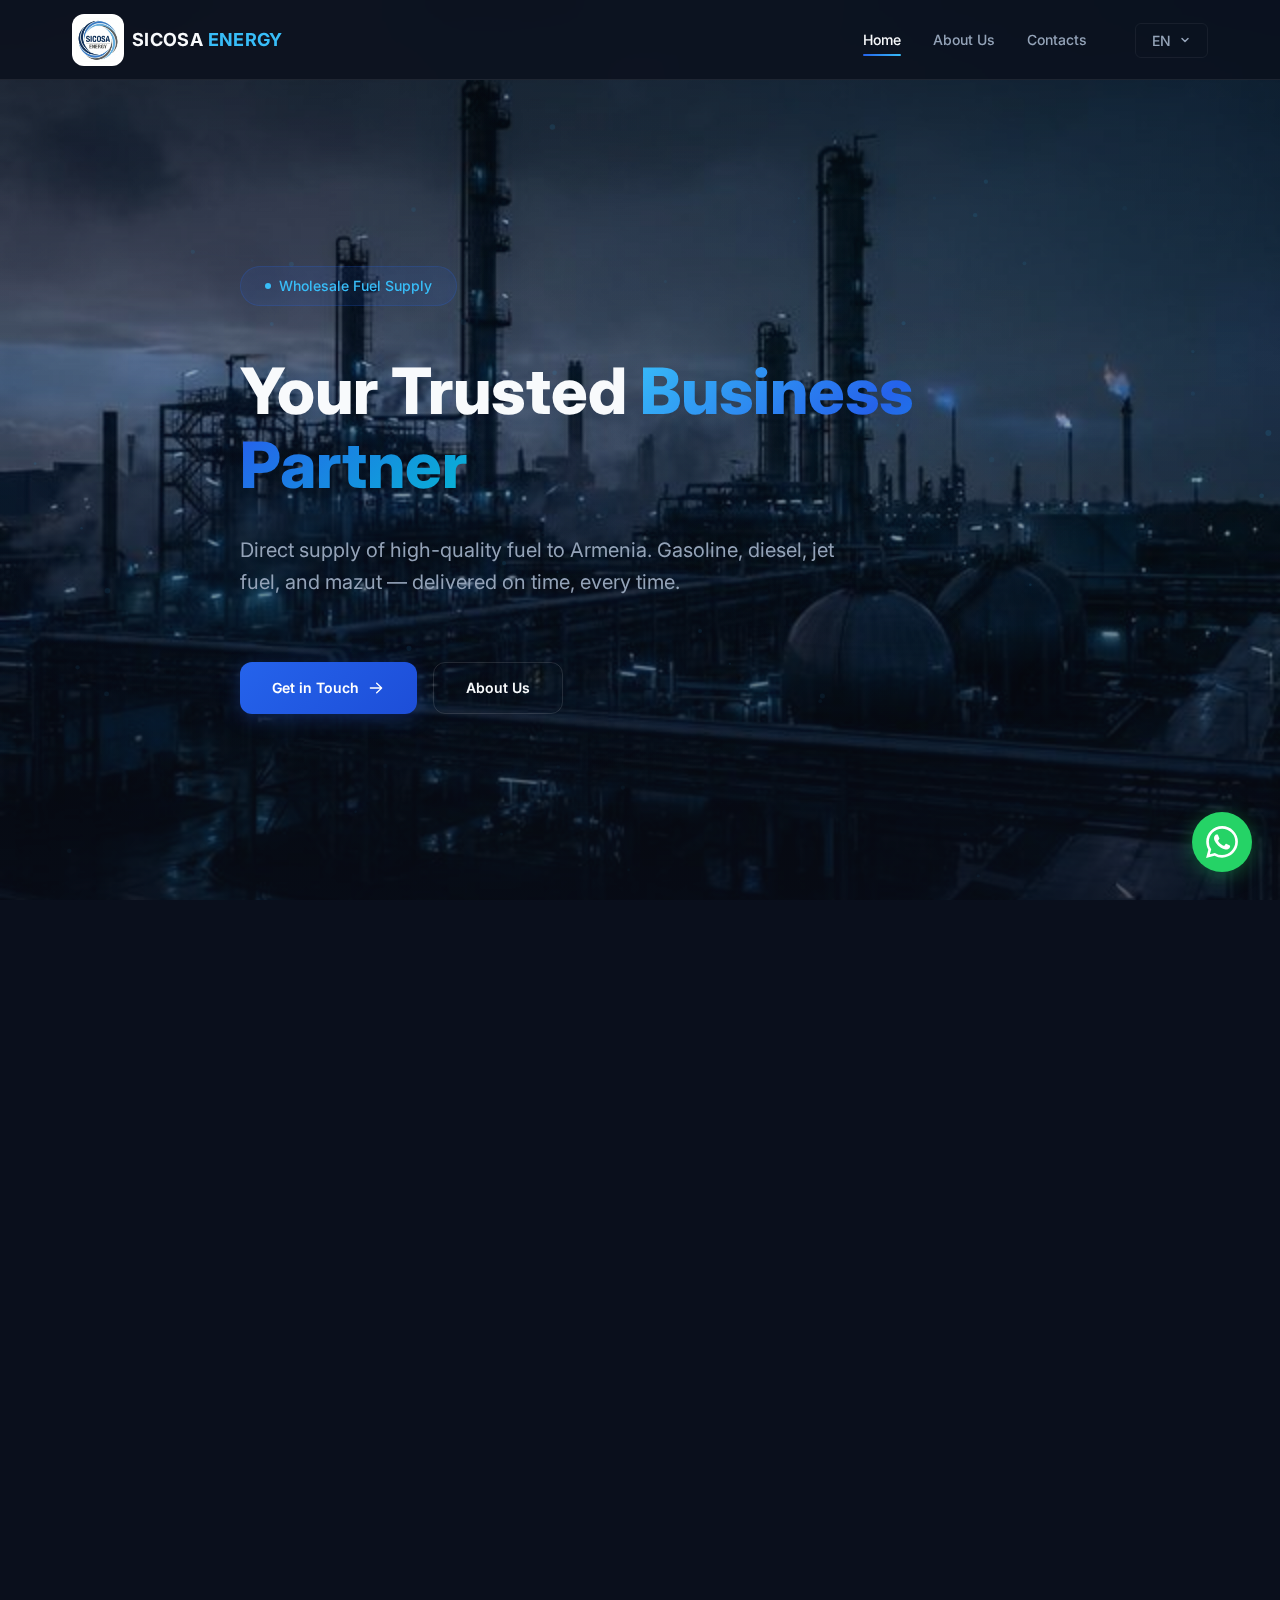
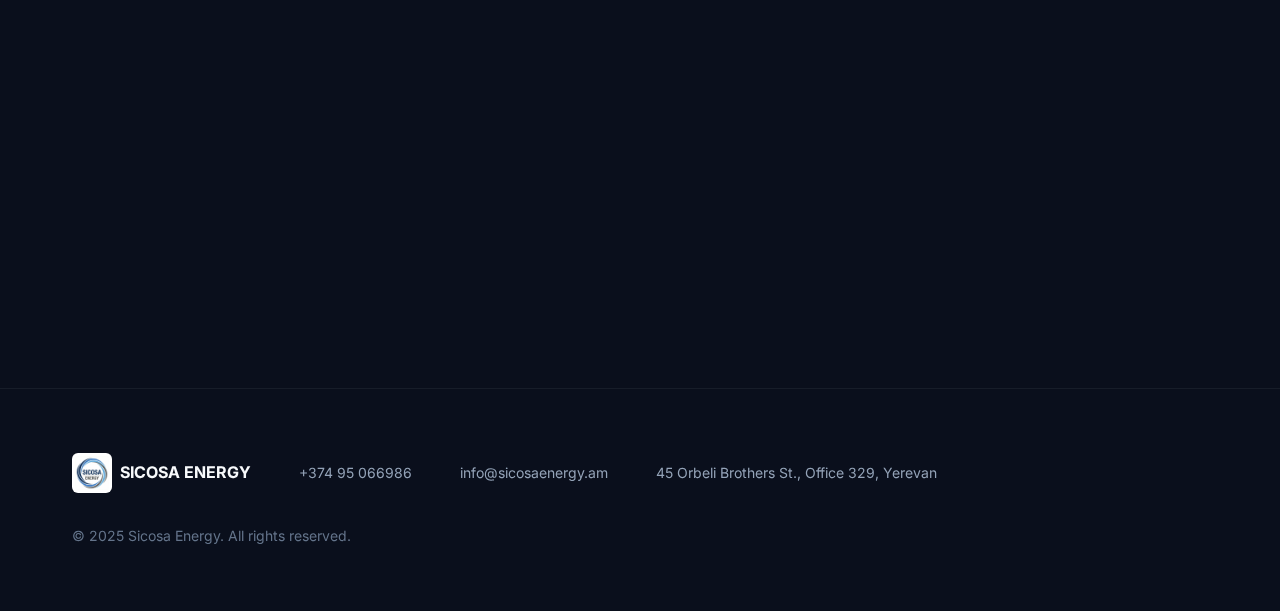
<file: Sicosa Energy/en/index.html>
<!DOCTYPE html>
<html lang="en">

<head>
  <meta charset="UTF-8">
  <meta name="viewport" content="width=device-width, initial-scale=1.0">
  <title>Reliable Wholesale Fuel Supplier in Armenia | Sicosa Energy</title>
  <meta name="description"
    content="Searching for the best fuel supplier in Armenia? Sicosa Energy provides high-quality wholesale fuel solutions — gasoline, diesel, jet fuel, mazut. Discover our reliable services today!">
  <meta property="og:title" content="Reliable Wholesale Fuel Supplier in Armenia | Sicosa Energy">
  <meta property="og:description"
    content="Direct supply of high-quality fuel to Armenia. Gasoline, diesel, jet fuel, mazut — wholesale.">
  <meta property="og:type" content="website">
  <meta property="og:url" content="https://www.sicosaenergy.am/en">
  <link rel="icon" href="../assets/logo.png" type="image/png">
  <link rel="stylesheet" href="../css/style.css">
</head>

<body>

  <!-- Header -->
  <header class="header" id="header">
    <div class="header-inner">
      <a href="/en/" class="logo">
        <img src="../assets/logo.png" alt="Sicosa Energy Logo">
        <span class="logo-text">SICOSA <span>ENERGY</span></span>
      </a>

      <button class="menu-toggle" aria-label="Menu">
        <span></span><span></span><span></span>
      </button>

      <nav class="nav" id="nav">
        <ul class="nav-links">
          <li><a href="/en/" class="nav-link active">Home</a></li>
          <li><a href="/en/about.html" class="nav-link">About Us</a></li>
          <li><a href="/en/contacts.html" class="nav-link">Contacts</a></li>
        </ul>

        <div class="lang-switcher">
          <button class="lang-current">
            EN
            <svg viewBox="0 0 12 12" fill="none">
              <path d="M3 4.5L6 7.5L9 4.5" stroke="currentColor" stroke-width="1.5" stroke-linecap="round"
                stroke-linejoin="round" />
            </svg>
          </button>
          <div class="lang-dropdown">
            <a href="/" class="lang-option">Հայերեն</a>
            <a href="/ru/" class="lang-option">Русский</a>
            <a href="/en/" class="lang-option active">English</a>
          </div>
        </div>
      </nav>
    </div>
  </header>

  <!-- Hero -->
  <section class="hero">
    <canvas class="hero-canvas"></canvas>
    <div class="hero-gradient"></div>
    <div class="hero-content">
      <div class="hero-badge reveal">
        <span class="dot"></span>
        Wholesale Fuel Supply
      </div>
      <h1 class="hero-title reveal reveal-delay-1">
        Your Trusted <span class="gradient-text">Business Partner</span>
      </h1>
      <p class="hero-subtitle reveal reveal-delay-2">
        Direct supply of high-quality fuel to Armenia. Gasoline, diesel, jet fuel, and mazut — delivered on time, every
        time.
      </p>
      <div class="hero-cta reveal reveal-delay-3">
        <a href="/en/contacts.html" class="btn btn-primary">
          Get in Touch
          <svg viewBox="0 0 20 20" fill="currentColor">
            <path fill-rule="evenodd"
              d="M3 10a.75.75 0 01.75-.75h10.638L10.23 5.29a.75.75 0 111.04-1.08l5.5 5.25a.75.75 0 010 1.08l-5.5 5.25a.75.75 0 11-1.04-1.08l4.158-3.96H3.75A.75.75 0 013 10z" />
          </svg>
        </a>
        <a href="/en/about.html" class="btn btn-outline">About Us</a>
      </div>
    </div>
  </section>

  <!-- Products -->
  <section class="products" id="products">
    <div class="container">
      <div class="products-header">
        <span class="section-label reveal">Our Products</span>
        <h2 class="section-title reveal reveal-delay-1">What We <span class="gradient-text">Offer</span></h2>
        <p class="section-subtitle reveal reveal-delay-2">Wide range of petroleum products for businesses across Armenia
        </p>
      </div>

      <div class="products-grid">
        <div class="product-card reveal">
          <div class="product-icon"><svg viewBox="0 0 24 24">
              <path d="M3 22V6a2 2 0 0 1 2-2h6a2 2 0 0 1 2 2v16" />
              <path d="M3 22h10" />
              <path d="M13 10h3a1 1 0 0 1 1 1v2a1 1 0 0 1-1 1h-3" />
              <path d="M20 10v7a2 2 0 0 1-2 2h-1" />
              <circle cx="18" cy="7" r="2" />
              <path d="M18 5V3" />
            </svg></div>
          <h3>Motor Gasoline</h3>
          <p>AI-80, AI-92, AI-95, AI-98 — high-quality automotive fuel for all types of vehicles.</p>
        </div>
        <div class="product-card reveal reveal-delay-1">
          <div class="product-icon"><svg viewBox="0 0 24 24">
              <path d="M6 3h12l2 5v11a2 2 0 0 1-2 2H6a2 2 0 0 1-2-2V8l2-5z" />
              <path d="M4 8h16" />
              <path d="M12 8v13" />
              <path d="M8 3v5" />
              <path d="M16 3v5" />
            </svg></div>
          <h3>Diesel Fuel</h3>
          <p>Summer, inter-seasonal, and winter grades. Reliable supply for fleet and industrial needs.</p>
        </div>
        <div class="product-card reveal reveal-delay-2">
          <div class="product-icon"><svg viewBox="0 0 24 24">
              <rect x="2" y="14" width="9" height="7" rx="1" />
              <path d="M11 17h4.5a2.5 2.5 0 0 0 0-5H11" />
              <circle cx="5" cy="21" r="2" />
              <circle cx="13" cy="21" r="2" />
              <path d="M2 10h7l2 4" />
              <path d="M17 6V3h-4l-1 4" />
              <path d="M20 12l2-6h-5" />
            </svg></div>
          <h3>Agricultural Diesel</h3>
          <p>Specialized diesel fuel for agricultural and off-road machinery. Tailored to heavy-duty demands.</p>
        </div>
        <div class="product-card reveal reveal-delay-3">
          <div class="product-icon"><svg viewBox="0 0 24 24">
              <path
                d="M17.8 19.2L16 11l3.5-3.5C21 6 21.5 4 21 3c-1-.5-3 0-4.5 1.5L13 8 4.8 6.2c-.5-.1-.9.1-1.1.5l-.3.5c-.2.5-.1 1 .3 1.3L9 12l-2 3H4l-1 1 3 2 2 3 1-1v-3l3-2 3.5 5.3c.3.4.8.5 1.3.3l.5-.2c.4-.3.6-.7.5-1.2z" />
            </svg></div>
          <h3>Aviation Kerosene</h3>
          <p>Jet A and Jet A-1 — certified fuel for jet engines meeting international standards.</p>
        </div>
        <div class="product-card reveal reveal-delay-4">
          <div class="product-icon"><svg viewBox="0 0 24 24">
              <path d="M2 20a2 2 0 0 0 2 2h16a2 2 0 0 0 2-2V8l-7 5V8l-7 5V4a2 2 0 0 0-2-2H4a2 2 0 0 0-2 2z" />
              <path d="M17 18h1" />
              <path d="M12 18h1" />
              <path d="M7 18h1" />
            </svg></div>
          <h3>Fuel Oil / Mazut</h3>
          <p>Boiler plant fuel for industrial heating and energy generation applications.</p>
        </div>
      </div>
    </div>
  </section>

  <!-- Footer -->
  <footer class="footer">
    <div class="container">
      <div class="footer-inner">
        <div class="footer-left">
          <a href="/en/" class="footer-logo">
            <img src="../assets/logo.png" alt="Sicosa Energy">
            <span>SICOSA ENERGY</span>
          </a>
          <div class="footer-info">
            <a href="tel:+37495066986">+374 95 066986</a>
            <a href="mailto:info@sicosaenergy.am">info@sicosaenergy.am</a>
            <span>45 Orbeli Brothers St., Office 329, Yerevan</span>
          </div>
        </div>
        <div class="footer-copy">
          &copy; 2025 Sicosa Energy. All rights reserved.
        </div>
      </div>
    </div>
  </footer>

  <!-- WhatsApp -->
  <a href="https://wa.me/37495066986" target="_blank" rel="noopener" class="whatsapp-btn" aria-label="WhatsApp">
    <svg viewBox="0 0 24 24">
      <path
        d="M17.472 14.382c-.297-.149-1.758-.867-2.03-.967-.273-.099-.471-.148-.67.15-.197.297-.767.966-.94 1.164-.173.199-.347.223-.644.075-.297-.15-1.255-.463-2.39-1.475-.883-.788-1.48-1.761-1.653-2.059-.173-.297-.018-.458.13-.606.134-.133.298-.347.446-.52.149-.174.198-.298.298-.497.099-.198.05-.371-.025-.52-.075-.149-.669-1.612-.916-2.207-.242-.579-.487-.5-.669-.51-.173-.008-.371-.01-.57-.01-.198 0-.52.074-.792.372-.272.297-1.04 1.016-1.04 2.479 0 1.462 1.065 2.875 1.213 3.074.149.198 2.096 3.2 5.077 4.487.709.306 1.262.489 1.694.625.712.227 1.36.195 1.871.118.571-.085 1.758-.719 2.006-1.413.248-.694.248-1.289.173-1.413-.074-.124-.272-.198-.57-.347m-5.421 7.403h-.004a9.87 9.87 0 01-5.031-1.378l-.361-.214-3.741.982.998-3.648-.235-.374a9.86 9.86 0 01-1.51-5.26c.001-5.45 4.436-9.884 9.888-9.884 2.64 0 5.122 1.03 6.988 2.898a9.825 9.825 0 012.893 6.994c-.003 5.45-4.437 9.884-9.885 9.884m8.413-18.297A11.815 11.815 0 0012.05 0C5.495 0 .16 5.335.157 11.892c0 2.096.547 4.142 1.588 5.945L.057 24l6.305-1.654a11.882 11.882 0 005.683 1.448h.005c6.554 0 11.89-5.335 11.893-11.893a11.821 11.821 0 00-3.48-8.413z" />
    </svg>
  </a>

  <script src="../js/main.js"></script>
</body>

</html>
</file>
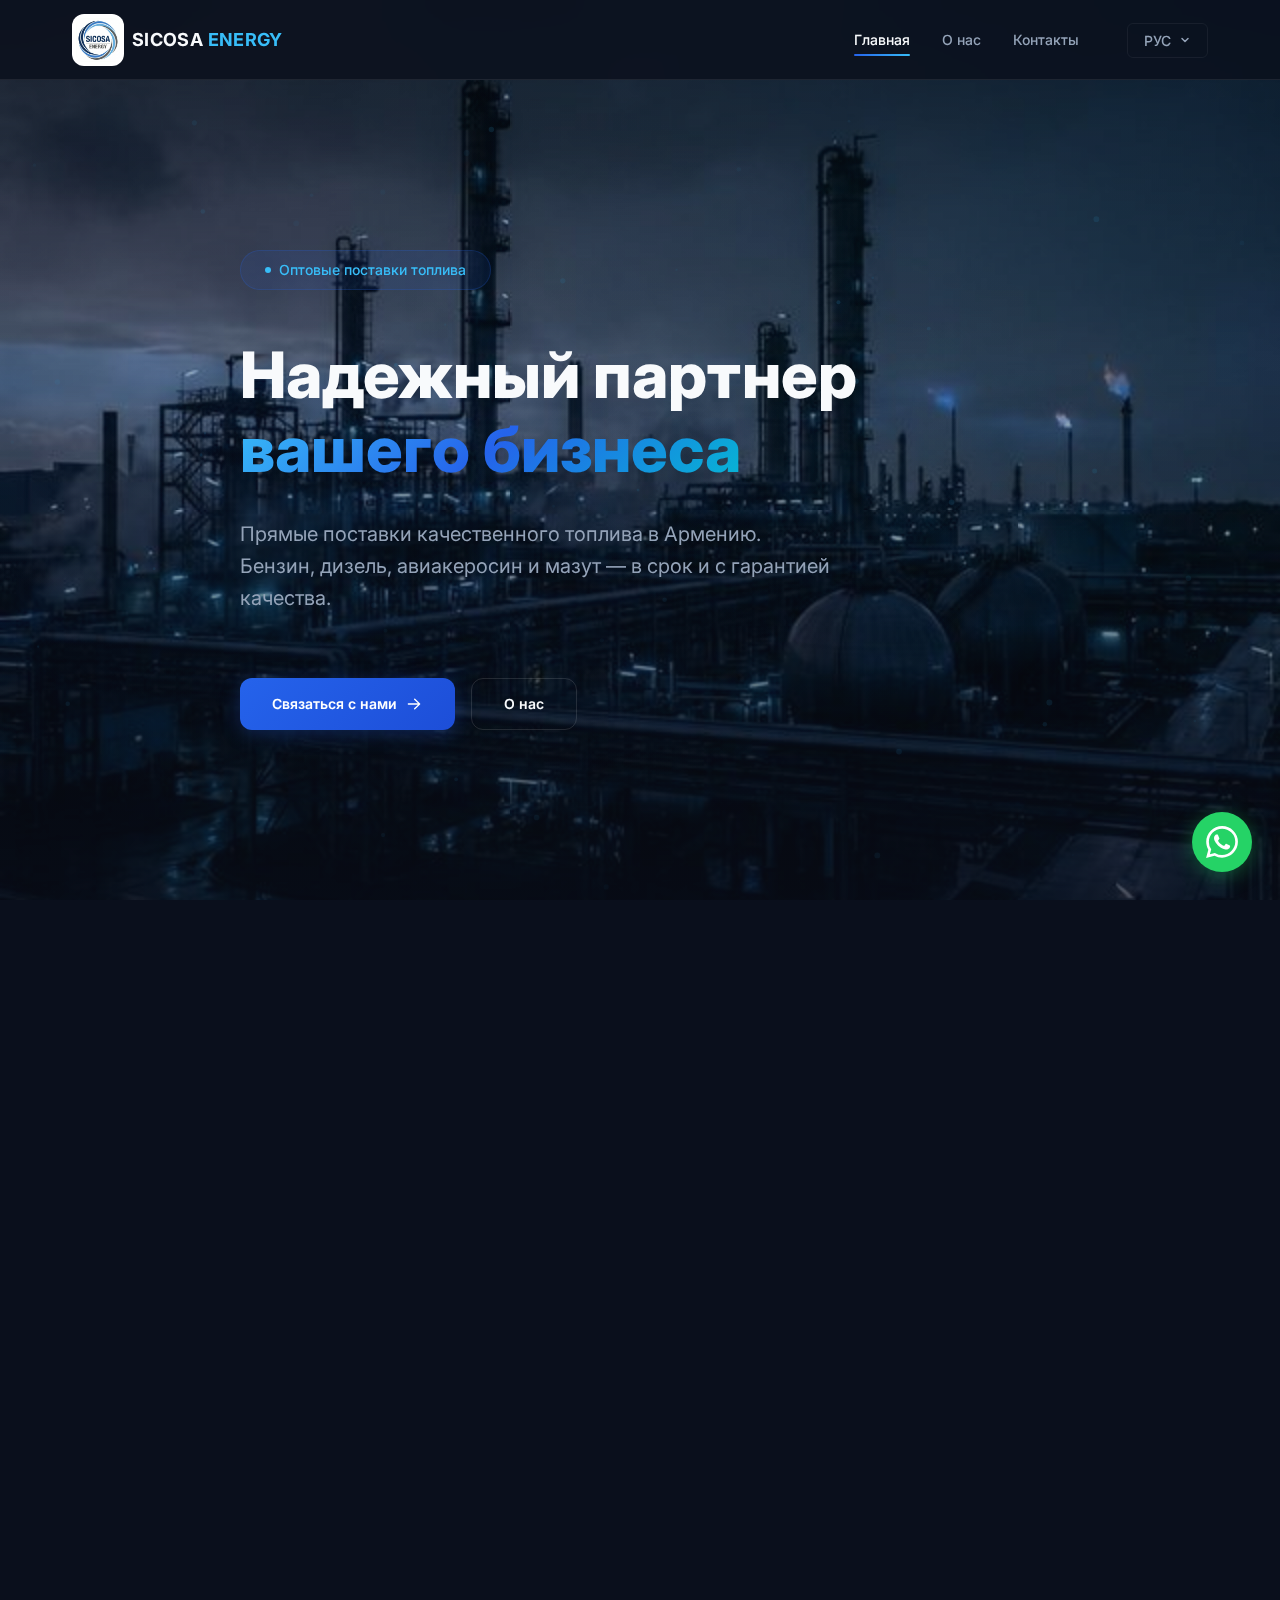
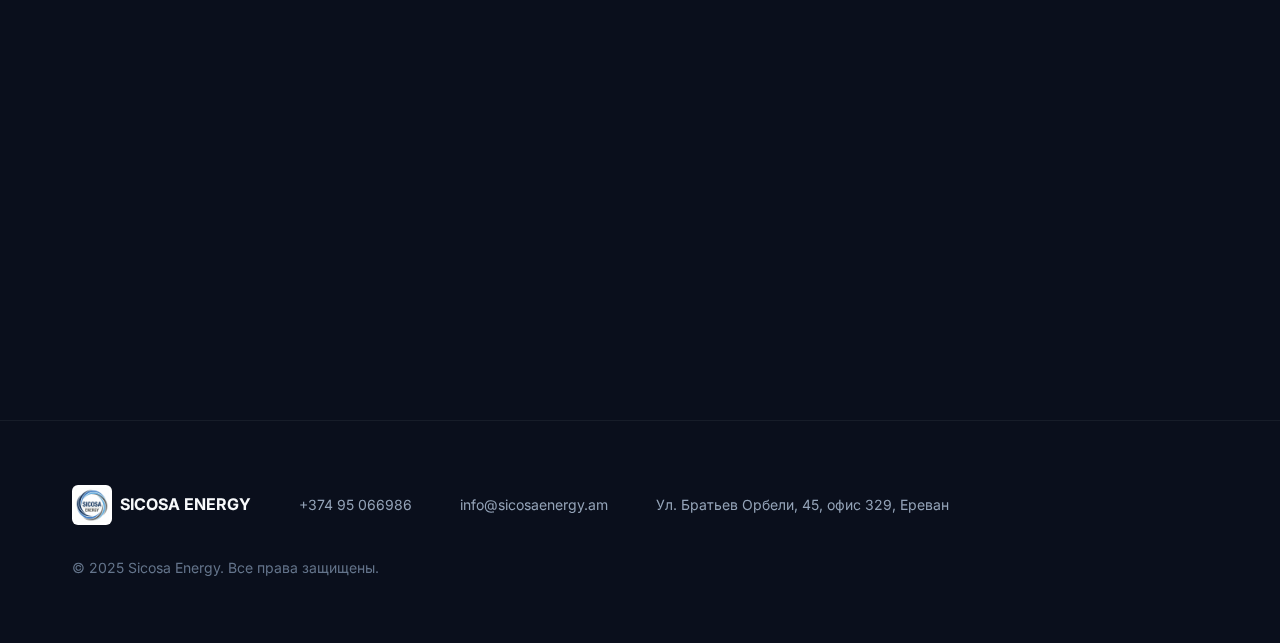
<file: Sicosa Energy/ru/index.html>
<!DOCTYPE html>
<html lang="ru">

<head>
    <meta charset="UTF-8">
    <meta name="viewport" content="width=device-width, initial-scale=1.0">
    <title>Оптовый поставщик топлива в Армении | Sicosa Energy</title>
    <meta name="description"
        content="Ищете надежного оптового поставщика топлива в Армении? Sicosa Energy предлагает высококачественные топливные решения. Бензин, дизель, авиакеросин, мазут.">
    <meta property="og:title" content="Оптовый поставщик топлива в Армении | Sicosa Energy">
    <meta property="og:type" content="website">
    <meta property="og:url" content="https://www.sicosaenergy.am/ru">
    <link rel="icon" href="../assets/logo.png" type="image/png">
    <link rel="stylesheet" href="../css/style.css">
</head>

<body>

    <header class="header" id="header">
        <div class="header-inner">
            <a href="/ru/" class="logo">
                <img src="../assets/logo.png" alt="Sicosa Energy">
                <span class="logo-text">SICOSA <span>ENERGY</span></span>
            </a>
            <button class="menu-toggle" aria-label="Меню"><span></span><span></span><span></span></button>
            <nav class="nav" id="nav">
                <ul class="nav-links">
                    <li><a href="/ru/" class="nav-link active">Главная</a></li>
                    <li><a href="/ru/about.html" class="nav-link">О нас</a></li>
                    <li><a href="/ru/contacts.html" class="nav-link">Контакты</a></li>
                </ul>
                <div class="lang-switcher">
                    <button class="lang-current">РУС <svg viewBox="0 0 12 12" fill="none">
                            <path d="M3 4.5L6 7.5L9 4.5" stroke="currentColor" stroke-width="1.5" stroke-linecap="round"
                                stroke-linejoin="round" />
                        </svg></button>
                    <div class="lang-dropdown">
                        <a href="/" class="lang-option">Հայերեն</a>
                        <a href="/ru/" class="lang-option active">Русский</a>
                        <a href="/en/" class="lang-option">English</a>
                    </div>
                </div>
            </nav>
        </div>
    </header>

    <section class="hero">
        <canvas class="hero-canvas"></canvas>
        <div class="hero-gradient"></div>
        <div class="hero-content">
            <div class="hero-badge reveal">
                <span class="dot"></span>
                Оптовые поставки топлива
            </div>
            <h1 class="hero-title reveal reveal-delay-1">
                Надежный партнер <span class="gradient-text">вашего бизнеса</span>
            </h1>
            <p class="hero-subtitle reveal reveal-delay-2">
                Прямые поставки качественного топлива в Армению. Бензин, дизель, авиакеросин и мазут — в срок и с
                гарантией качества.
            </p>
            <div class="hero-cta reveal reveal-delay-3">
                <a href="/ru/contacts.html" class="btn btn-primary">
                    Связаться с нами
                    <svg viewBox="0 0 20 20" fill="currentColor">
                        <path fill-rule="evenodd"
                            d="M3 10a.75.75 0 01.75-.75h10.638L10.23 5.29a.75.75 0 111.04-1.08l5.5 5.25a.75.75 0 010 1.08l-5.5 5.25a.75.75 0 11-1.04-1.08l4.158-3.96H3.75A.75.75 0 013 10z" />
                    </svg>
                </a>
                <a href="/ru/about.html" class="btn btn-outline">О нас</a>
            </div>
        </div>
    </section>

    <section class="products" id="products">
        <div class="container">
            <div class="products-header">
                <span class="section-label reveal">Наша продукция</span>
                <h2 class="section-title reveal reveal-delay-1">Мы <span class="gradient-text">предлагаем</span></h2>
                <p class="section-subtitle reveal reveal-delay-2">Широкий ассортимент нефтепродуктов для бизнеса в
                    Армении</p>
            </div>
            <div class="products-grid">
                <div class="product-card reveal">
                    <div class="product-icon"><svg viewBox="0 0 24 24"><path d="M3 22V6a2 2 0 0 1 2-2h6a2 2 0 0 1 2 2v16"/><path d="M3 22h10"/><path d="M13 10h3a1 1 0 0 1 1 1v2a1 1 0 0 1-1 1h-3"/><path d="M20 10v7a2 2 0 0 1-2 2h-1"/><circle cx="18" cy="7" r="2"/><path d="M18 5V3"/></svg></div>
                    <h3>Автомобильный бензин</h3>
                    <p>АИ-80, АИ-92, АИ-95, АИ-98 — высококачественное автомобильное топливо.</p>
                </div>
                <div class="product-card reveal reveal-delay-1">
                    <div class="product-icon"><svg viewBox="0 0 24 24"><path d="M6 3h12l2 5v11a2 2 0 0 1-2 2H6a2 2 0 0 1-2-2V8l2-5z"/><path d="M4 8h16"/><path d="M12 8v13"/><path d="M8 3v5"/><path d="M16 3v5"/></svg></div>
                    <h3>Дизельное топливо</h3>
                    <p>Летнее, межсезонное, зимнее — надежное снабжение для автопарков и промышленности.</p>
                </div>
                <div class="product-card reveal reveal-delay-2">
                    <div class="product-icon"><svg viewBox="0 0 24 24"><rect x="2" y="14" width="9" height="7" rx="1"/><path d="M11 17h4.5a2.5 2.5 0 0 0 0-5H11"/><circle cx="5" cy="21" r="2"/><circle cx="13" cy="21" r="2"/><path d="M2 10h7l2 4"/><path d="M17 6V3h-4l-1 4"/><path d="M20 12l2-6h-5"/></svg></div>
                    <h3>Сельскохозяйственный дизель</h3>
                    <p>Дизельное топливо для сельскохозяйственной и внедорожной техники.</p>
                </div>
                <div class="product-card reveal reveal-delay-3">
                    <div class="product-icon"><svg viewBox="0 0 24 24"><path d="M17.8 19.2L16 11l3.5-3.5C21 6 21.5 4 21 3c-1-.5-3 0-4.5 1.5L13 8 4.8 6.2c-.5-.1-.9.1-1.1.5l-.3.5c-.2.5-.1 1 .3 1.3L9 12l-2 3H4l-1 1 3 2 2 3 1-1v-3l3-2 3.5 5.3c.3.4.8.5 1.3.3l.5-.2c.4-.3.6-.7.5-1.2z"/></svg></div>
                    <h3>Авиационный керосин</h3>
                    <p>Jet A, Jet A-1 — сертифицированное топливо для реактивных двигателей.</p>
                </div>
                <div class="product-card reveal reveal-delay-4">
                    <div class="product-icon"><svg viewBox="0 0 24 24"><path d="M2 20a2 2 0 0 0 2 2h16a2 2 0 0 0 2-2V8l-7 5V8l-7 5V4a2 2 0 0 0-2-2H4a2 2 0 0 0-2 2z"/><path d="M17 18h1"/><path d="M12 18h1"/><path d="M7 18h1"/></svg></div>
                    <h3>Мазут</h3>
                    <p>Топливо для котельных установок — промышленное отопление и энергогенерация.</p>
                </div>
            </div>
        </div>
    </section>

    <footer class="footer">
        <div class="container">
            <div class="footer-inner">
                <div class="footer-left">
                    <a href="/ru/" class="footer-logo">
                        <img src="../assets/logo.png" alt="Sicosa Energy">
                        <span>SICOSA ENERGY</span>
                    </a>
                    <div class="footer-info">
                        <a href="tel:+37495066986">+374 95 066986</a>
                        <a href="mailto:info@sicosaenergy.am">info@sicosaenergy.am</a>
                        <span>Ул. Братьев Орбели, 45, офис 329, Ереван</span>
                    </div>
                </div>
                <div class="footer-copy">&copy; 2025 Sicosa Energy. Все права защищены.</div>
            </div>
        </div>
    </footer>

    <a href="https://wa.me/37495066986" target="_blank" rel="noopener" class="whatsapp-btn" aria-label="WhatsApp">
        <svg viewBox="0 0 24 24">
            <path
                d="M17.472 14.382c-.297-.149-1.758-.867-2.03-.967-.273-.099-.471-.148-.67.15-.197.297-.767.966-.94 1.164-.173.199-.347.223-.644.075-.297-.15-1.255-.463-2.39-1.475-.883-.788-1.48-1.761-1.653-2.059-.173-.297-.018-.458.13-.606.134-.133.298-.347.446-.52.149-.174.198-.298.298-.497.099-.198.05-.371-.025-.52-.075-.149-.669-1.612-.916-2.207-.242-.579-.487-.5-.669-.51-.173-.008-.371-.01-.57-.01-.198 0-.52.074-.792.372-.272.297-1.04 1.016-1.04 2.479 0 1.462 1.065 2.875 1.213 3.074.149.198 2.096 3.2 5.077 4.487.709.306 1.262.489 1.694.625.712.227 1.36.195 1.871.118.571-.085 1.758-.719 2.006-1.413.248-.694.248-1.289.173-1.413-.074-.124-.272-.198-.57-.347m-5.421 7.403h-.004a9.87 9.87 0 01-5.031-1.378l-.361-.214-3.741.982.998-3.648-.235-.374a9.86 9.86 0 01-1.51-5.26c.001-5.45 4.436-9.884 9.888-9.884 2.64 0 5.122 1.03 6.988 2.898a9.825 9.825 0 012.893 6.994c-.003 5.45-4.437 9.884-9.885 9.884m8.413-18.297A11.815 11.815 0 0012.05 0C5.495 0 .16 5.335.157 11.892c0 2.096.547 4.142 1.588 5.945L.057 24l6.305-1.654a11.882 11.882 0 005.683 1.448h.005c6.554 0 11.89-5.335 11.893-11.893a11.821 11.821 0 00-3.48-8.413z" />
        </svg>
    </a>

    <script src="../js/main.js"></script>
</body>

</html>
</file>
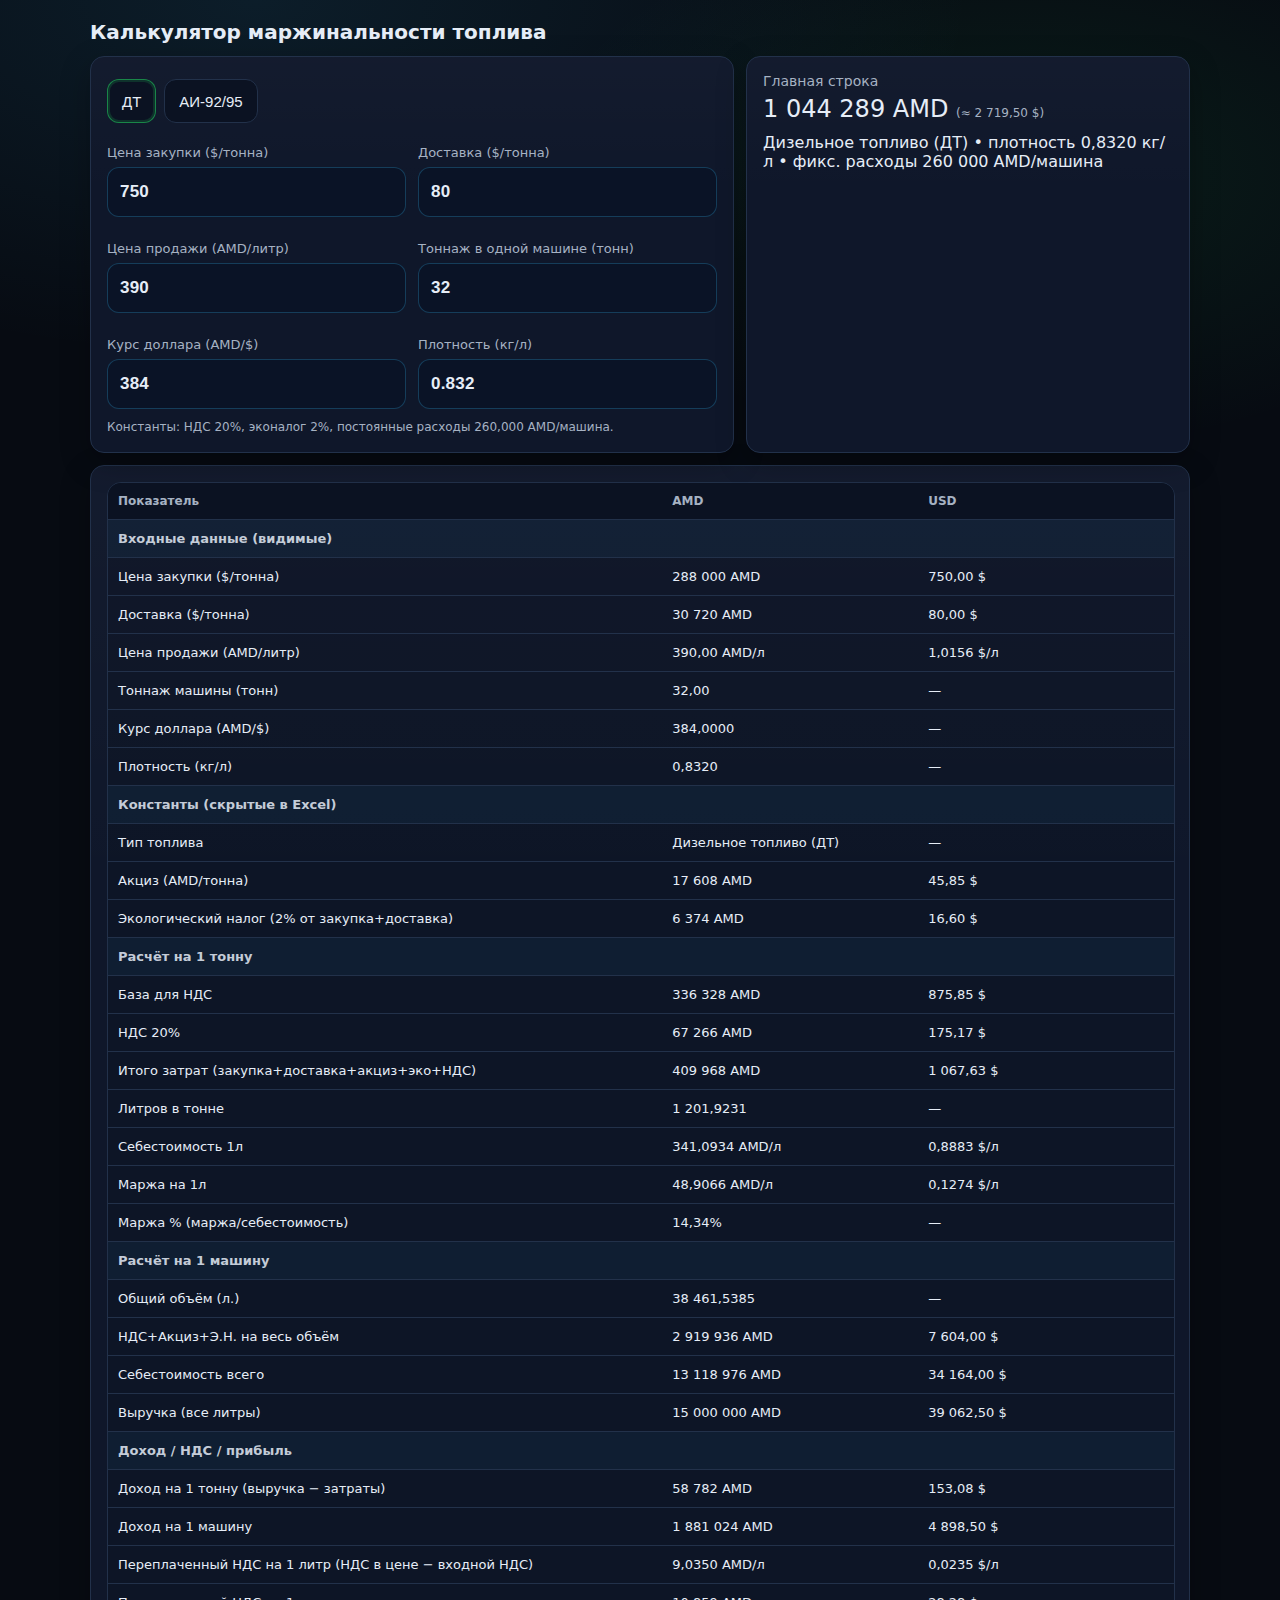
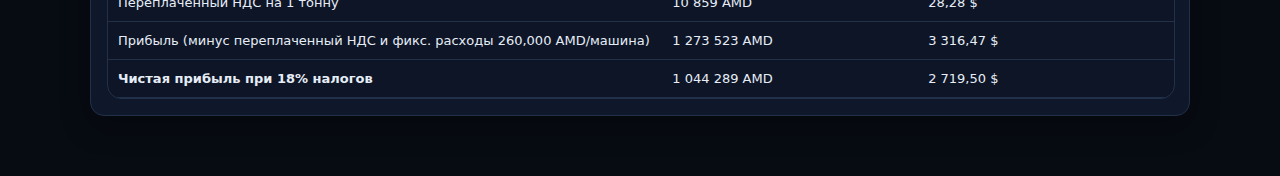
<file: calculator-iphone.html>
<!doctype html>
<html lang="ru">
<head>
  <meta charset="utf-8" />
  <meta name="viewport" content="width=device-width, initial-scale=1, viewport-fit=cover" />
  <meta name="format-detection" content="telephone=no" />

  <!-- iOS Add to Home Screen -->
  <meta name="apple-mobile-web-app-capable" content="yes" />
  <meta name="apple-mobile-web-app-status-bar-style" content="black-translucent" />
  <meta name="apple-mobile-web-app-title" content="Fuel Calc" />
  <meta name="mobile-web-app-capable" content="yes" />
  <meta name="theme-color" content="#070b12" />

  <title>Калькулятор маржинальности топлива</title>

  <style>
    :root {
      --bg:#070b12;
      --card:#0f172a;
      --card2:#0b1222;
      --text:#e6edf7;
      --muted:#a6b2c3;
      --line:#22314a;
      --accent:#22c55e;
      --accent2:#38bdf8;
      --input:#0a1326;
    }

    html, body {
      margin:0;
      padding:0;
      width:100%;
      max-width:100%;
      overflow-x:hidden; /* чтобы страница не уезжала вправо */
      background: radial-gradient(1200px 600px at 20% 0%, rgba(56,189,248,.10), transparent 60%),
                  radial-gradient(900px 500px at 80% 10%, rgba(34,197,94,.10), transparent 55%),
                  var(--bg);
      color:var(--text);
      font-family: system-ui, -apple-system, Segoe UI, Roboto, Arial, sans-serif;
      -webkit-text-size-adjust: 100%;
    }

    .wrap { max-width: 1100px; margin: 20px auto; padding: 0 14px 40px; }
    h1 { font-size: 20px; margin: 0 0 12px; }

    .row { display:flex; gap:12px; flex-wrap:wrap; }

    .card {
      background: linear-gradient(180deg, rgba(255,255,255,.02), transparent 35%) , var(--card);
      border:1px solid var(--line);
      border-radius:14px;
      padding:16px;
      box-shadow: 0 10px 30px rgba(0,0,0,.25);
      max-width:100%;
    }

    .inputs { flex: 1 1 520px; }
    .summary { flex: 1 1 320px; }

    .tabs { display:flex; gap:8px; margin-top: 6px; }
    .tabbtn {
      padding:12px 14px;
      border-radius:12px;
      border:1px solid var(--line);
      background: var(--card2);
      color:var(--text);
      cursor:pointer;
      font-size: 15px;
      min-height: 44px;
    }
    .tabbtn.active {
      border-color: rgba(34,197,94,.65);
      box-shadow: 0 0 0 2px rgba(34,197,94,.18) inset;
    }

    label { display:block; font-size: 13px; color: var(--muted); margin: 12px 0 7px; }
    input {
      width: 100%;
      padding: 14px 12px;
      border-radius:12px;
      border:1px solid rgba(56,189,248,.25);
      background: var(--input);
      color: var(--text);
      outline:none;
      font-size: 17px;
      font-weight: 700;
      letter-spacing: 0.2px;
      min-height: 48px;
      box-sizing: border-box;
    }
    input:focus {
      border-color: rgba(34,197,94,.85);
      box-shadow: 0 0 0 3px rgba(34,197,94,.20);
    }

    .headline { font-size: 14px; color: var(--muted); margin: 0 0 6px; }
    .profit { font-size: 24px; margin:0; }
    .profit small { color: var(--muted); font-size: 12px; font-weight: 500; }

    .note { font-size: 12px; color: var(--muted); margin-top: 10px; line-height: 1.4; }
    .mono { font-variant-numeric: tabular-nums; }

    /* ВАЖНО: мобильная таблица */
    .tableWrap{
      width:100%;
      max-width:100%;
      overflow-x:auto;
      -webkit-overflow-scrolling: touch; /* плавный скролл на iOS */
      border-radius: 14px;
      border:1px solid var(--line);
      background: rgba(0,0,0,.08);
    }

    .scrollHint{
      display:none;
      font-size: 12px;
      color: var(--muted);
      margin: 0 0 8px;
    }

    table {
      width:100%;
      border-collapse: collapse;
      min-width: 760px; /* чтобы на телефоне уходило в скролл, а не ломало вёрстку */
      background: transparent;
    }

    th, td { padding: 11px 10px; border-bottom: 1px solid var(--line); vertical-align: middle; }
    th {
      text-align:left;
      font-size:12px;
      color: var(--muted);
      background: var(--card2);
      position: sticky;
      top:0;
      z-index: 1;
      white-space: nowrap;
    }
    td { font-size: 13px; white-space: nowrap; }

    tr.section td {
      background: rgba(56,189,248,.06);
      color: rgba(230,237,247,.85);
      font-weight:700;
      white-space: normal;
    }

    /* Мелкие улучшения под телефон */
    @media (max-width: 520px){
      .wrap { padding: 0 12px 32px; }
      .profit { font-size: 22px; }
      .scrollHint { display:block; }
      td, th { padding: 10px 8px; }
      table { min-width: 720px; }
    }
  </style>
</head>

<body>
  <div class="wrap">
    <h1>Калькулятор маржинальности топлива</h1>

    <div class="row">
      <div class="card inputs">
        <div class="tabs">
          <button class="tabbtn active" data-fuel="DT">ДТ</button>
          <button class="tabbtn" data-fuel="AI92">АИ‑92/95</button>
        </div>

        <div class="row" style="margin-top:10px">
          <div style="flex:1 1 220px">
            <label>Цена закупки ($/тонна)</label>
            <input id="purchaseUsd" type="number" inputmode="decimal" step="0.01" value="750" />
          </div>
          <div style="flex:1 1 220px">
            <label>Доставка ($/тонна)</label>
            <input id="deliveryUsd" type="number" inputmode="decimal" step="0.01" value="80" />
          </div>
          <div style="flex:1 1 220px">
            <label>Цена продажи (AMD/литр)</label>
            <input id="sellAmdPerL" type="number" inputmode="decimal" step="0.01" value="390" />
          </div>
          <div style="flex:1 1 220px">
            <label>Тоннаж в одной машине (тонн)</label>
            <input id="truckTons" type="number" inputmode="decimal" step="0.01" value="32" />
          </div>
          <div style="flex:1 1 220px">
            <label>Курс доллара (AMD/$)</label>
            <input id="usdRate" type="number" inputmode="decimal" step="0.0001" value="384" />
          </div>
          <div style="flex:1 1 220px">
            <label>Плотность (кг/л)</label>
            <input id="density" type="number" inputmode="decimal" step="0.0001" value="0.832" />
          </div>
        </div>

        <div class="note">
          Константы: НДС 20%, эконалог 2%, постоянные расходы 260,000 AMD/машина.
        </div>
      </div>

      <div class="card summary">
        <p class="headline">Главная строка</p>
        <p class="profit" id="netProfitLine">—</p>
        <p class="muted" id="fuelInfo" style="margin:10px 0 0">—</p>
      </div>
    </div>

    <div class="card" style="margin-top:12px">
      <div class="scrollHint">На телефоне таблица листается по горизонтали.</div>

      <div class="tableWrap" tabindex="0" aria-label="Таблица показателей (горизонтальный скролл)">
        <table>
          <thead>
            <tr>
              <th style="width:52%">Показатель</th>
              <th style="width:24%">AMD</th>
              <th style="width:24%">USD</th>
            </tr>
          </thead>

          <tbody>
            <tr class="section"><td colspan="3">Входные данные (видимые)</td></tr>
            <tr><td>Цена закупки ($/тонна)</td><td class="mono" id="t_purchaseAmd">—</td><td class="mono" id="t_purchaseUsd">—</td></tr>
            <tr><td>Доставка ($/тонна)</td><td class="mono" id="t_deliveryAmd">—</td><td class="mono" id="t_deliveryUsd">—</td></tr>
            <tr><td>Цена продажи (AMD/литр)</td><td class="mono" id="t_sellAmdPerL">—</td><td class="mono" id="t_sellUsdPerL">—</td></tr>
            <tr><td>Тоннаж машины (тонн)</td><td class="mono" id="t_truckTons">—</td><td class="mono">—</td></tr>
            <tr><td>Курс доллара (AMD/$)</td><td class="mono" id="t_rate">—</td><td class="mono">—</td></tr>
            <tr><td>Плотность (кг/л)</td><td class="mono" id="t_densityIn">—</td><td class="mono">—</td></tr>

            <tr class="section"><td colspan="3">Константы (скрытые в Excel)</td></tr>
            <tr><td>Тип топлива</td><td class="mono" id="t_fuelName">—</td><td class="mono">—</td></tr>
            <tr><td>Акциз (AMD/тонна)</td><td class="mono" id="t_exciseAmd">—</td><td class="mono" id="t_exciseUsd">—</td></tr>
            <tr id="rowGasDiff" style="display:none">
              <td>Разница до минимального платежа (НДС на (закупка+доставка) + базовый акциз − минимум)</td>
              <td class="mono" id="t_gasDiffAmd">—</td>
              <td class="mono" id="t_gasDiffUsd">—</td>
            </tr>
            <tr><td>Экологический налог (2% от закупка+доставка)</td><td class="mono" id="t_ecoAmd">—</td><td class="mono" id="t_ecoUsd">—</td></tr>

            <tr class="section"><td colspan="3">Расчёт на 1 тонну</td></tr>
            <tr><td>База для НДС</td><td class="mono" id="t_vatBaseAmd">—</td><td class="mono" id="t_vatBaseUsd">—</td></tr>
            <tr><td>НДС 20%</td><td class="mono" id="t_vatAmd">—</td><td class="mono" id="t_vatUsd">—</td></tr>
            <tr><td>Итого затрат (закупка+доставка+акциз+эко+НДС)</td><td class="mono" id="t_totalCostTonAmd">—</td><td class="mono" id="t_totalCostTonUsd">—</td></tr>
            <tr><td>Литров в тонне</td><td class="mono" id="t_litersPerTon">—</td><td class="mono">—</td></tr>
            <tr><td>Себестоимость 1л</td><td class="mono" id="t_costPerLAmd">—</td><td class="mono" id="t_costPerLUsd">—</td></tr>
            <tr><td>Маржа на 1л</td><td class="mono" id="t_marginPerLAmd">—</td><td class="mono" id="t_marginPerLUsd">—</td></tr>
            <tr><td>Маржа % (маржа/себестоимость)</td><td class="mono" id="t_marginPct">—</td><td class="mono">—</td></tr>

            <tr class="section"><td colspan="3">Расчёт на 1 машину</td></tr>
            <tr><td>Общий объём (л.)</td><td class="mono" id="t_totalLiters">—</td><td class="mono">—</td></tr>
            <tr><td>НДС+Акциз+Э.Н. на весь объём</td><td class="mono" id="t_taxBlockAmd">—</td><td class="mono" id="t_taxBlockUsd">—</td></tr>
            <tr><td>Себестоимость всего</td><td class="mono" id="t_totalCostTruckAmd">—</td><td class="mono" id="t_totalCostTruckUsd">—</td></tr>
            <tr><td>Выручка (все литры)</td><td class="mono" id="t_revenueTruckAmd">—</td><td class="mono" id="t_revenueTruckUsd">—</td></tr>

            <tr class="section"><td colspan="3">Доход / НДС / прибыль</td></tr>
            <tr><td>Доход на 1 тонну (выручка − затраты)</td><td class="mono" id="t_incomeTonAmd">—</td><td class="mono" id="t_incomeTonUsd">—</td></tr>
            <tr><td>Доход на 1 машину</td><td class="mono" id="t_incomeTruckAmd">—</td><td class="mono" id="t_incomeTruckUsd">—</td></tr>
            <tr><td>Переплаченный НДС на 1 литр (НДС в цене − входной НДС)</td><td class="mono" id="t_overVatPerLAmd">—</td><td class="mono" id="t_overVatPerLUsd">—</td></tr>
            <tr><td>Переплаченный НДС на 1 тонну</td><td class="mono" id="t_overVatPerTonAmd">—</td><td class="mono" id="t_overVatPerTonUsd">—</td></tr>
            <tr><td>Прибыль (минус переплаченный НДС и фикс. расходы 260,000 AMD/машина)</td><td class="mono" id="t_profitAfterVatAmd">—</td><td class="mono" id="t_profitAfterVatUsd">—</td></tr>
            <tr><td><b>Чистая прибыль при 18% налогов</b></td><td class="mono" id="t_netProfitAmd">—</td><td class="mono" id="t_netProfitUsd">—</td></tr>
          </tbody>
        </table>
      </div>
    </div>
  </div>

<script>
(function () {
  const VAT = 0.20;
  const ECO = 0.02;
  const TAX18 = 0.18;
  const FIXED_PER_TRUCK_AMD = 260000;

  const fuels = {
    DT: { name: "Дизельное топливо (ДТ)", density: 0.832, exciseMode: "fixed", exciseFixedAmd: 17608 },
    AI92: { name: "АИ‑92/95 Бензин", density: 0.745, exciseMode: "min_vat_excise", baseExciseAmd: 54064, minVatPlusExciseAmd: 167400 }
  };

  let currentFuel = "DT";

  const el = (id) => document.getElementById(id);
  const nf0 = new Intl.NumberFormat("ru-RU", { maximumFractionDigits: 0 });
  const nf2 = new Intl.NumberFormat("ru-RU", { minimumFractionDigits: 2, maximumFractionDigits: 2 });
  const nf4 = new Intl.NumberFormat("ru-RU", { minimumFractionDigits: 4, maximumFractionDigits: 4 });

  const fmtAmd0 = (x) => `${nf0.format(x)} AMD`;
  const fmtUsd2 = (x) => `${nf2.format(x)} $`;
  const fmtNum2 = (x) => nf2.format(x);
  const fmtNum4 = (x) => nf4.format(x);

  function num(v) {
    const n = Number(v);
    return Number.isFinite(n) ? n : 0;
  }

  function calc() {
    const purchaseUsd = num(el("purchaseUsd").value);
    const deliveryUsd = num(el("deliveryUsd").value);
    const sellAmdPerL = num(el("sellAmdPerL").value);
    const truckTons = num(el("truckTons").value);
    const rate = Math.max(0.0000001, num(el("usdRate").value));
    const f = fuels[currentFuel];

    const density = Math.max(0.0000001, num(el("density").value)); // кг/л

    const purchaseAmd = purchaseUsd * rate;
    const deliveryAmd = deliveryUsd * rate;

    let exciseAmd = 0;
    let gasDiffAmd = 0;

    if (f.exciseMode === "fixed") {
      exciseAmd = f.exciseFixedAmd;
    } else {
      gasDiffAmd = (VAT * (purchaseAmd + deliveryAmd) + f.baseExciseAmd) - f.minVatPlusExciseAmd;
      const xFromMin = (f.minVatPlusExciseAmd - VAT * (purchaseAmd + deliveryAmd)) / (1 + VAT);
      exciseAmd = Math.max(f.baseExciseAmd, xFromMin);
    }

    const ecoAmd = (purchaseAmd + deliveryAmd) * ECO;

    const vatBaseAmd = purchaseAmd + deliveryAmd + exciseAmd;
    const vatAmd = vatBaseAmd * VAT;

    const totalCostTonAmd = purchaseAmd + deliveryAmd + exciseAmd + ecoAmd + vatAmd;

    const litersPerTon = 1000 / density;
    const costPerLAmd = totalCostTonAmd / litersPerTon;

    const marginPerLAmd = sellAmdPerL - costPerLAmd;
    const marginPct = costPerLAmd === 0 ? 0 : (marginPerLAmd / costPerLAmd);

    const totalLiters = litersPerTon * truckTons;

    const taxBlockAmd = (vatAmd + exciseAmd + ecoAmd) * truckTons;

    const incomeTonAmd = (sellAmdPerL * litersPerTon) - totalCostTonAmd;
    const incomeTruckAmd = incomeTonAmd * truckTons;

    const outputVatPerLAmd = sellAmdPerL * VAT / (1 + VAT);
    const inputVatPerLAmd = vatAmd / litersPerTon;

    const overVatPerLAmd = outputVatPerLAmd - inputVatPerLAmd;
    const overVatPerTonAmd = overVatPerLAmd * litersPerTon;

    const profitAfterVatAmd = incomeTruckAmd - (overVatPerLAmd * totalLiters) - FIXED_PER_TRUCK_AMD;
    const netProfitAmd = profitAfterVatAmd * (1 - TAX18);

    const toUsd = (amd) => amd / rate;

    el("netProfitLine").innerHTML = `${fmtAmd0(netProfitAmd)} <small>(≈ ${fmtUsd2(toUsd(netProfitAmd))})</small>`;
    el("fuelInfo").textContent = `${f.name} • плотность ${fmtNum4(density)} кг/л • фикс. расходы ${fmtAmd0(FIXED_PER_TRUCK_AMD)}/машина`;

    el("t_purchaseAmd").textContent = fmtAmd0(purchaseAmd);
    el("t_purchaseUsd").textContent = fmtUsd2(purchaseUsd);
    el("t_deliveryAmd").textContent = fmtAmd0(deliveryAmd);
    el("t_deliveryUsd").textContent = fmtUsd2(deliveryUsd);
    el("t_sellAmdPerL").textContent = `${fmtNum2(sellAmdPerL)} AMD/л`;
    el("t_sellUsdPerL").textContent = `${fmtNum4(toUsd(sellAmdPerL))} $/л`;
    el("t_truckTons").textContent = fmtNum2(truckTons);
    el("t_rate").textContent = fmtNum4(rate);
    el("t_densityIn").textContent = fmtNum4(density);

    el("t_fuelName").textContent = f.name;
    el("t_exciseAmd").textContent = fmtAmd0(exciseAmd);
    el("t_exciseUsd").textContent = fmtUsd2(toUsd(exciseAmd));

    const rowGasDiff = el("rowGasDiff");
    if (f.exciseMode === "min_vat_excise") {
      rowGasDiff.style.display = "";
      el("t_gasDiffAmd").textContent = fmtAmd0(gasDiffAmd);
      el("t_gasDiffUsd").textContent = fmtUsd2(toUsd(gasDiffAmd));
    } else {
      rowGasDiff.style.display = "none";
    }

    el("t_ecoAmd").textContent = fmtAmd0(ecoAmd);
    el("t_ecoUsd").textContent = fmtUsd2(toUsd(ecoAmd));

    el("t_vatBaseAmd").textContent = fmtAmd0(vatBaseAmd);
    el("t_vatBaseUsd").textContent = fmtUsd2(toUsd(vatBaseAmd));
    el("t_vatAmd").textContent = fmtAmd0(vatAmd);
    el("t_vatUsd").textContent = fmtUsd2(toUsd(vatAmd));
    el("t_totalCostTonAmd").textContent = fmtAmd0(totalCostTonAmd);
    el("t_totalCostTonUsd").textContent = fmtUsd2(toUsd(totalCostTonAmd));

    el("t_litersPerTon").textContent = fmtNum4(litersPerTon);
    el("t_costPerLAmd").textContent = `${fmtNum4(costPerLAmd)} AMD/л`;
    el("t_costPerLUsd").textContent = `${fmtNum4(toUsd(costPerLAmd))} $/л`;

    el("t_marginPerLAmd").textContent = `${fmtNum4(marginPerLAmd)} AMD/л`;
    el("t_marginPerLUsd").textContent = `${fmtNum4(toUsd(marginPerLAmd))} $/л`;
    el("t_marginPct").textContent = `${fmtNum2(marginPct * 100)}%`;

    el("t_totalLiters").textContent = fmtNum4(totalLiters);

    el("t_taxBlockAmd").textContent = fmtAmd0(taxBlockAmd);
    el("t_taxBlockUsd").textContent = fmtUsd2(toUsd(taxBlockAmd));

    const totalCostTruckAmd = totalCostTonAmd * truckTons;
    const revenueTruckAmd = sellAmdPerL * totalLiters;

    el("t_totalCostTruckAmd").textContent = fmtAmd0(totalCostTruckAmd);
    el("t_totalCostTruckUsd").textContent = fmtUsd2(toUsd(totalCostTruckAmd));
    el("t_revenueTruckAmd").textContent = fmtAmd0(revenueTruckAmd);
    el("t_revenueTruckUsd").textContent = fmtUsd2(toUsd(revenueTruckAmd));

    el("t_incomeTonAmd").textContent = fmtAmd0(incomeTonAmd);
    el("t_incomeTonUsd").textContent = fmtUsd2(toUsd(incomeTonAmd));
    el("t_incomeTruckAmd").textContent = fmtAmd0(incomeTruckAmd);
    el("t_incomeTruckUsd").textContent = fmtUsd2(toUsd(incomeTruckAmd));

    el("t_overVatPerLAmd").textContent = `${fmtNum4(overVatPerLAmd)} AMD/л`;
    el("t_overVatPerLUsd").textContent = `${fmtNum4(toUsd(overVatPerLAmd))} $/л`;
    el("t_overVatPerTonAmd").textContent = fmtAmd0(overVatPerTonAmd);
    el("t_overVatPerTonUsd").textContent = fmtUsd2(toUsd(overVatPerTonAmd));

    el("t_profitAfterVatAmd").textContent = fmtAmd0(profitAfterVatAmd);
    el("t_profitAfterVatUsd").textContent = fmtUsd2(toUsd(profitAfterVatAmd));

    el("t_netProfitAmd").textContent = fmtAmd0(netProfitAmd);
    el("t_netProfitUsd").textContent = fmtUsd2(toUsd(netProfitAmd));
  }

  ["purchaseUsd","deliveryUsd","sellAmdPerL","truckTons","usdRate","density"].forEach(id => {
    el(id).addEventListener("input", calc);
  });

  document.querySelectorAll(".tabbtn").forEach(btn => {
    btn.addEventListener("click", () => {
      document.querySelectorAll(".tabbtn").forEach(b => b.classList.remove("active"));
      btn.classList.add("active");
      currentFuel = btn.dataset.fuel;
      el("density").value = fuels[currentFuel].density;
      calc();
    });
  });

  el("density").value = fuels[currentFuel].density;
  calc();
})();
</script>
</body>
</html>
</file>
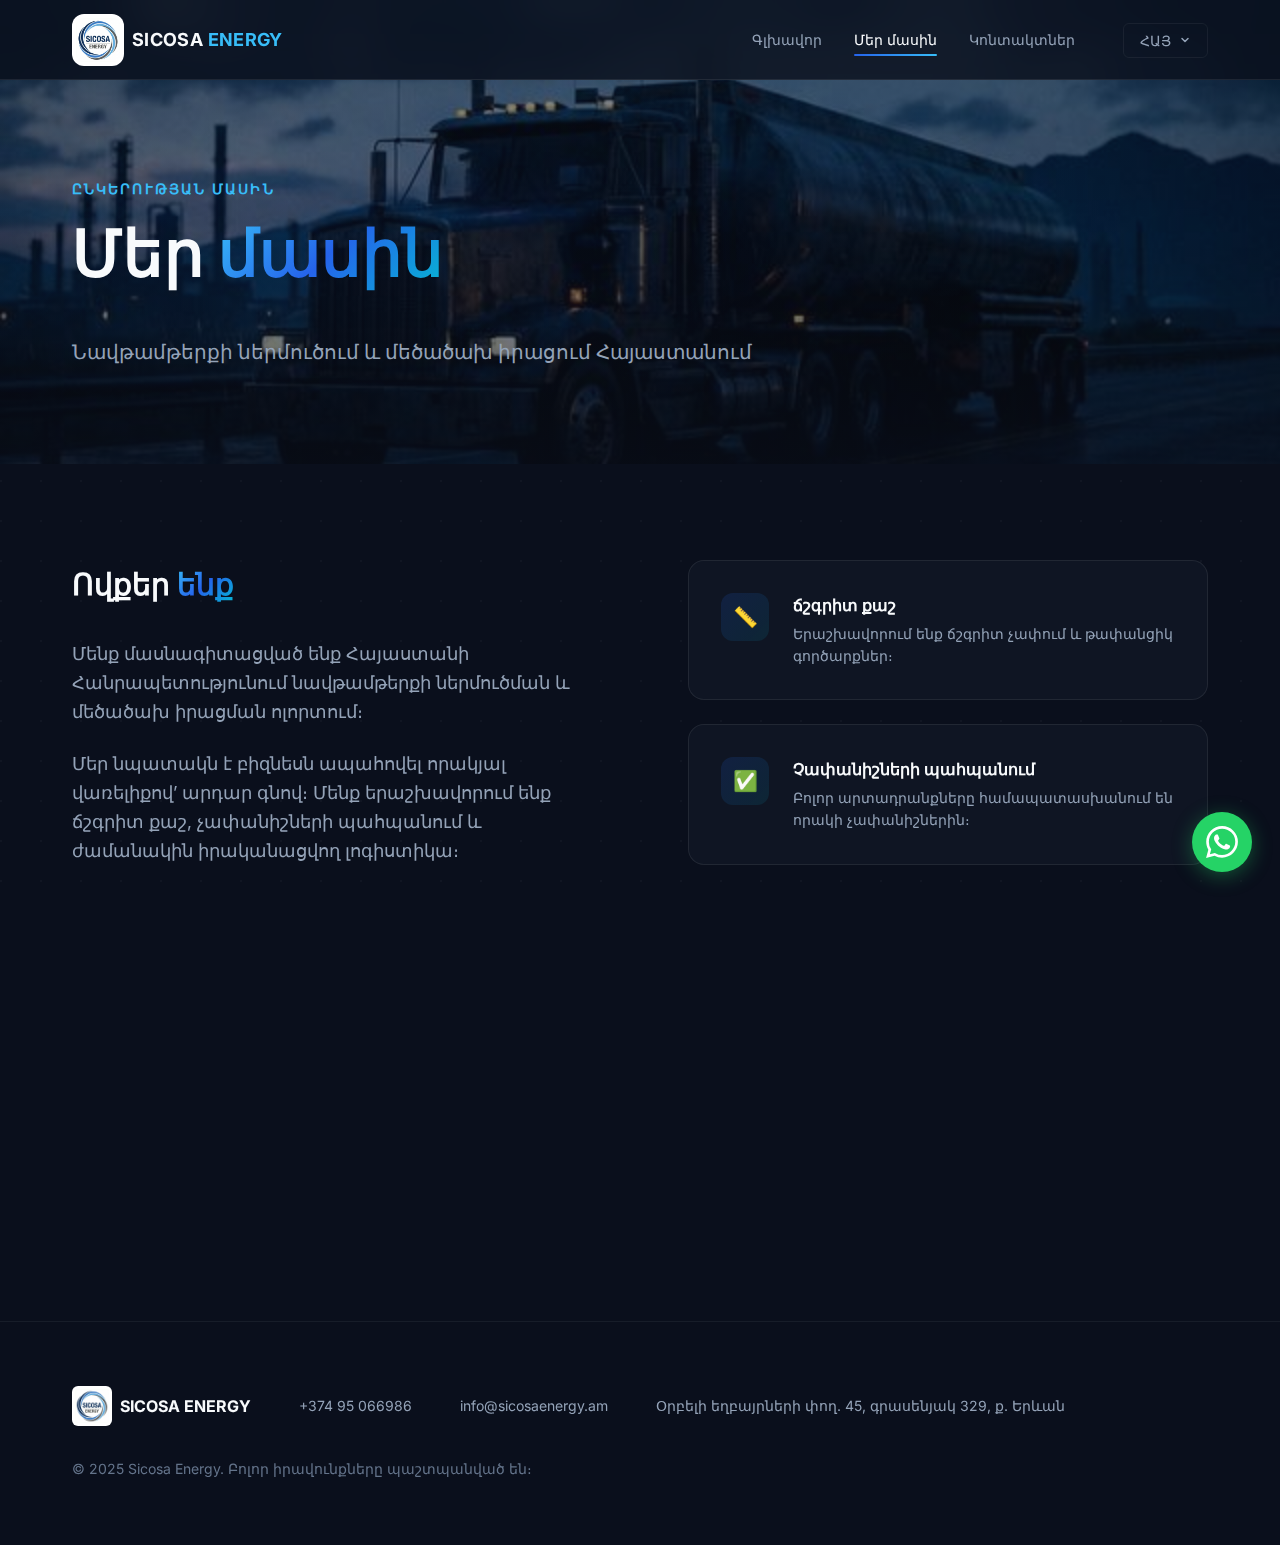
<file: Sicosa Energy/about.html>
<!DOCTYPE html>
<html lang="hy">

<head>
    <meta charset="UTF-8">
    <meta name="viewport" content="width=device-width, initial-scale=1.0">
    <title>&#1348;&#1381;&#1408; &#1396;&#1377;&#1405;&#1387;&#1398; | Sicosa Energy</title>
    <meta name="description"
        content="Sicosa Energy-&#1384; &#1396;&#1377;&#1405;&#1398;&#1377;&#1379;&#1387;&#1407;&#1377;&#1409;&#1406;&#1377;&#1390; &#1383; &#1398;&#1377;&#1406;&#1385;&#1377;&#1396;&#1385;&#1381;&#1408;&#1412;&#1387; &#1398;&#1381;&#1408;&#1396;&#1400;&#1410;&#1390;&#1396;&#1377;&#1398; &#1415; &#1396;&#1381;&#1390;&#1377;&#1390;&#1377;&#1389; &#1387;&#1408;&#1377;&#1409;&#1396;&#1377;&#1398; &#1400;&#1388;&#1400;&#1408;&#1407;&#1400;&#1410;&#1396;&#1417;">
    <link rel="icon" href="assets/logo.png" type="image/png">
    <link rel="stylesheet" href="css/style.css">
</head>

<body>

    <header class="header" id="header">
        <div class="header-inner">
            <a href="/" class="logo">
                <img src="assets/logo.png" alt="Sicosa Energy">
                <span class="logo-text">SICOSA <span>ENERGY</span></span>
            </a>
            <button class="menu-toggle" aria-label="Menu"><span></span><span></span><span></span></button>
            <nav class="nav" id="nav">
                <ul class="nav-links">
                    <li><a href="/" class="nav-link">&#1331;&#1388;&#1389;&#1377;&#1406;&#1400;&#1408;</a></li>
                    <li><a href="/about.html" class="nav-link active">&#1348;&#1381;&#1408;
                            &#1396;&#1377;&#1405;&#1387;&#1398;</a></li>
                    <li><a href="/contacts.html"
                            class="nav-link">&#1343;&#1400;&#1398;&#1407;&#1377;&#1391;&#1407;&#1398;&#1381;&#1408;</a>
                    </li>
                </ul>
                <div class="lang-switcher">
                    <button class="lang-current">&#1344;&#1329;&#1349; <svg viewBox="0 0 12 12" fill="none">
                            <path d="M3 4.5L6 7.5L9 4.5" stroke="currentColor" stroke-width="1.5" stroke-linecap="round"
                                stroke-linejoin="round" />
                        </svg></button>
                    <div class="lang-dropdown">
                        <a href="/about.html"
                            class="lang-option active">&#1344;&#1377;&#1397;&#1381;&#1408;&#1381;&#1398;</a>
                        <a href="/ru/about.html"
                            class="lang-option">&#1056;&#1091;&#1089;&#1089;&#1082;&#1080;&#1081;</a>
                        <a href="/en/about.html" class="lang-option">English</a>
                    </div>
                </div>
            </nav>
        </div>
    </header>

    <section class="page-hero">
        <div class="container">
            <span
                class="section-label reveal">&#1336;&#1398;&#1391;&#1381;&#1408;&#1400;&#1410;&#1385;&#1397;&#1377;&#1398;
                &#1396;&#1377;&#1405;&#1387;&#1398;</span>
            <h1 class="reveal reveal-delay-1">&#1348;&#1381;&#1408; <span
                    class="gradient-text">&#1396;&#1377;&#1405;&#1387;&#1398;</span></h1>
            <p class="subtitle reveal reveal-delay-2">
                &#1350;&#1377;&#1406;&#1385;&#1377;&#1396;&#1385;&#1381;&#1408;&#1412;&#1387;
                &#1398;&#1381;&#1408;&#1396;&#1400;&#1410;&#1390;&#1400;&#1410;&#1396; &#1415;
                &#1396;&#1381;&#1390;&#1377;&#1390;&#1377;&#1389; &#1387;&#1408;&#1377;&#1409;&#1400;&#1410;&#1396;
                &#1344;&#1377;&#1397;&#1377;&#1405;&#1407;&#1377;&#1398;&#1400;&#1410;&#1396;</p>
        </div>
    </section>

    <section class="about-content">
        <div class="container">
            <div class="about-grid">
                <div class="about-text">
                    <h2 class="reveal">&#1352;&#1406;&#1412;&#1381;&#1408; <span
                            class="gradient-text">&#1381;&#1398;&#1412;</span></h2>
                    <p class="reveal reveal-delay-1">&#1348;&#1381;&#1398;&#1412;
                        &#1396;&#1377;&#1405;&#1398;&#1377;&#1379;&#1387;&#1407;&#1377;&#1409;&#1406;&#1377;&#1390;
                        &#1381;&#1398;&#1412; &#1344;&#1377;&#1397;&#1377;&#1405;&#1407;&#1377;&#1398;&#1387;
                        &#1344;&#1377;&#1398;&#1408;&#1377;&#1402;&#1381;&#1407;&#1400;&#1410;&#1385;&#1397;&#1400;&#1410;&#1398;&#1400;&#1410;&#1396;
                        &#1398;&#1377;&#1406;&#1385;&#1377;&#1396;&#1385;&#1381;&#1408;&#1412;&#1387;
                        &#1398;&#1381;&#1408;&#1396;&#1400;&#1410;&#1390;&#1396;&#1377;&#1398; &#1415;
                        &#1396;&#1381;&#1390;&#1377;&#1390;&#1377;&#1389;
                        &#1387;&#1408;&#1377;&#1409;&#1396;&#1377;&#1398;
                        &#1400;&#1388;&#1400;&#1408;&#1407;&#1400;&#1410;&#1396;&#1417;</p>
                    <p class="reveal reveal-delay-2">&#1348;&#1381;&#1408;
                        &#1398;&#1402;&#1377;&#1407;&#1377;&#1391;&#1398; &#1383;
                        &#1378;&#1387;&#1382;&#1398;&#1381;&#1405;&#1398;
                        &#1377;&#1402;&#1377;&#1392;&#1400;&#1406;&#1381;&#1388;
                        &#1400;&#1408;&#1377;&#1391;&#1397;&#1377;&#1388;
                        &#1406;&#1377;&#1404;&#1381;&#1388;&#1387;&#1412;&#1400;&#1406;&#8217;
                        &#1377;&#1408;&#1380;&#1377;&#1408; &#1379;&#1398;&#1400;&#1406;&#1417;
                        &#1348;&#1381;&#1398;&#1412;
                        &#1381;&#1408;&#1377;&#1399;&#1389;&#1377;&#1406;&#1400;&#1408;&#1400;&#1410;&#1396;
                        &#1381;&#1398;&#1412; &#1395;&#1399;&#1379;&#1408;&#1387;&#1407; &#1412;&#1377;&#1399;,
                        &#1401;&#1377;&#1411;&#1377;&#1398;&#1387;&#1399;&#1398;&#1381;&#1408;&#1387;
                        &#1402;&#1377;&#1392;&#1402;&#1377;&#1398;&#1400;&#1410;&#1396; &#1415;
                        &#1386;&#1377;&#1396;&#1377;&#1398;&#1377;&#1391;&#1387;&#1398;
                        &#1387;&#1408;&#1377;&#1391;&#1377;&#1398;&#1377;&#1409;&#1406;&#1400;&#1394;
                        &#1388;&#1400;&#1379;&#1387;&#1405;&#1407;&#1387;&#1391;&#1377;&#1417;</p>
                    <p class="reveal reveal-delay-3">&#1348;&#1381;&#1398;&#1412;
                        &#1402;&#1377;&#1407;&#1408;&#1377;&#1405;&#1407; &#1381;&#1398;&#1412;
                        &#1402;&#1377;&#1407;&#1377;&#1405;&#1389;&#1377;&#1398;&#1381;&#1388;
                        &#1393;&#1381;&#1408;&#8217;
                        &#1398;&#1377;&#1406;&#1385;&#1377;&#1396;&#1385;&#1381;&#1408;&#1412;&#1387;
                        &#1396;&#1377;&#1407;&#1377;&#1391;&#1377;&#1408;&#1377;&#1408;&#1400;&#1410;&#1396;&#1398;&#1381;&#1408;&#1387;
                        &#1406;&#1381;&#1408;&#1377;&#1378;&#1381;&#1408;&#1397;&#1377;&#1388;
                        &#1409;&#1377;&#1398;&#1391;&#1377;&#1409;&#1377;&#1390;
                        &#1392;&#1377;&#1408;&#1409;&#1387;&#1417;</p>
                    <p class="reveal reveal-delay-4">&#1333;&#1385;&#1381;
                        &#1392;&#1381;&#1407;&#1377;&#1412;&#1408;&#1412;&#1408;&#1406;&#1377;&#1390; &#1381;&#1412;
                        &#1398;&#1377;&#1406;&#1385;&#1377;&#1396;&#1385;&#1381;&#1408;&#1412;&#1387;
                        &#1396;&#1377;&#1407;&#1377;&#1391;&#1377;&#1408;&#1377;&#1408;&#1396;&#1377;&#1396;&#1378;,
                        &#1402;&#1377;&#1392;&#1381;&#1405;&#1407;&#1377;&#1406;&#1400;&#1408;&#1396;&#1377;&#1398;
                        &#1415; &#1406;&#1381;&#1408;&#1377;&#1406;&#1377;&#1395;&#1377;&#1404;&#1412;&#1387;
                        &#1388;&#1400;&#1410;&#1390;&#1400;&#1410;&#1396;&#1398;&#1381;&#1408;&#1400;&#1406;,
                        &#1391;&#1377;&#1396; &#1402;&#1377;&#1408;&#1382;&#1377;&#1402;&#1381;&#1405;
                        &#1389;&#1400;&#1408;&#1392;&#1400;&#1410;&#1408;&#1380; &#1381;&#1412;
                        &#1411;&#1398;&#1407;&#1408;&#1400;&#1410;&#1396;
                        &#1398;&#1377;&#1406;&#1385;&#1377;&#1396;&#1385;&#1381;&#1408;&#1412;&#1387;
                        &#1400;&#1388;&#1400;&#1408;&#1407;&#1400;&#1410;&#1396;
                        &#1378;&#1387;&#1382;&#1398;&#1381;&#1405; &#1405;&#1391;&#1405;&#1381;&#1388;&#1400;&#1410;
                        &#1406;&#1381;&#1408;&#1377;&#1378;&#1381;&#1408;&#1397;&#1377;&#1388;, Sicosa Energy-&#1387;
                        &#1385;&#1387;&#1396;&#1384; &#1402;&#1377;&#1407;&#1408;&#1377;&#1405;&#1407; &#1383;
                        &#1377;&#1403;&#1377;&#1391;&#1409;&#1381;&#1388; &#1393;&#1381;&#1382;&#1417;</p>
                </div>

                <div class="feature-cards">
                    <div class="feature-card reveal">
                        <div class="feature-icon">&#128207;</div>
                        <div>
                            <h3>&#1395;&#1399;&#1379;&#1408;&#1387;&#1407; &#1412;&#1377;&#1399;</h3>
                            <p>&#1333;&#1408;&#1377;&#1399;&#1389;&#1377;&#1406;&#1400;&#1408;&#1400;&#1410;&#1396;
                                &#1381;&#1398;&#1412; &#1395;&#1399;&#1379;&#1408;&#1387;&#1407;
                                &#1401;&#1377;&#1411;&#1400;&#1410;&#1396; &#1415;
                                &#1385;&#1377;&#1411;&#1377;&#1398;&#1409;&#1387;&#1391;
                                &#1379;&#1400;&#1408;&#1390;&#1377;&#1408;&#1412;&#1398;&#1381;&#1408;&#1417;</p>
                        </div>
                    </div>
                    <div class="feature-card reveal reveal-delay-1">
                        <div class="feature-icon">&#9989;</div>
                        <div>
                            <h3>&#1353;&#1377;&#1411;&#1377;&#1398;&#1387;&#1399;&#1398;&#1381;&#1408;&#1387;
                                &#1402;&#1377;&#1392;&#1402;&#1377;&#1398;&#1400;&#1410;&#1396;</h3>
                            <p>&#1330;&#1400;&#1388;&#1400;&#1408;
                                &#1377;&#1408;&#1407;&#1377;&#1380;&#1408;&#1377;&#1398;&#1412;&#1398;&#1381;&#1408;&#1384;
                                &#1392;&#1377;&#1396;&#1377;&#1402;&#1377;&#1407;&#1377;&#1405;&#1389;&#1377;&#1398;&#1400;&#1410;&#1396;
                                &#1381;&#1398; &#1400;&#1408;&#1377;&#1391;&#1387;
                                &#1401;&#1377;&#1411;&#1377;&#1398;&#1387;&#1399;&#1398;&#1381;&#1408;&#1387;&#1398;&#1417;
                            </p>
                        </div>
                    </div>
                    <div class="feature-card reveal reveal-delay-2">
                        <div class="feature-icon">&#128666;</div>
                        <div>
                            <h3>&#1338;&#1377;&#1396;&#1377;&#1398;&#1377;&#1391;&#1387;&#1398;
                                &#1388;&#1400;&#1379;&#1387;&#1405;&#1407;&#1387;&#1391;&#1377;</h3>
                            <p>&#1344;&#1400;&#1410;&#1405;&#1377;&#1388;&#1387;
                                &#1377;&#1404;&#1377;&#1412;&#1396;&#1377;&#1398;
                                &#1379;&#1408;&#1377;&#1411;&#1387;&#1391;&#1398;&#1381;&#1408; &#1393;&#1381;&#1408;
                                &#1378;&#1387;&#1382;&#1398;&#1381;&#1405;&#1387;
                                &#1392;&#1377;&#1396;&#1377;&#1408;&#1417;</p>
                        </div>
                    </div>
                    <div class="feature-card reveal reveal-delay-3">
                        <div class="feature-icon">&#129309;</div>
                        <div>
                            <h3>&#1341;&#1400;&#1408;&#1392;&#1408;&#1380;&#1377;&#1407;&#1406;&#1400;&#1410;&#1385;&#1397;&#1400;&#1410;&#1398;
                            </h3>
                            <p>&#1341;&#1400;&#1408;&#1392;&#1400;&#1410;&#1408;&#1380;
                                &#1398;&#1377;&#1406;&#1385;&#1377;&#1396;&#1385;&#1381;&#1408;&#1412;&#1387;
                                &#1396;&#1377;&#1407;&#1377;&#1391;&#1377;&#1408;&#1377;&#1408;&#1396;&#1377;&#1398;,
                                &#1402;&#1377;&#1392;&#1381;&#1405;&#1407;&#1377;&#1406;&#1400;&#1408;&#1396;&#1377;&#1398;
                                &#1415; &#1378;&#1387;&#1382;&#1398;&#1381;&#1405;
                                &#1405;&#1391;&#1405;&#1381;&#1388;&#1400;&#1410;
                                &#1406;&#1381;&#1408;&#1377;&#1378;&#1381;&#1408;&#1397;&#1377;&#1388;&#1417;</p>
                        </div>
                    </div>
                </div>
            </div>
        </div>
    </section>

    <footer class="footer">
        <div class="container">
            <div class="footer-inner">
                <div class="footer-left">
                    <a href="/" class="footer-logo">
                        <img src="assets/logo.png" alt="Sicosa Energy">
                        <span>SICOSA ENERGY</span>
                    </a>
                    <div class="footer-info">
                        <a href="tel:+37495066986">+374 95 066986</a>
                        <a href="mailto:info@sicosaenergy.am">info@sicosaenergy.am</a>
                        <span>&#1365;&#1408;&#1378;&#1381;&#1388;&#1387;
                            &#1381;&#1394;&#1378;&#1377;&#1397;&#1408;&#1398;&#1381;&#1408;&#1387;
                            &#1411;&#1400;&#1394;. 45, &#1379;&#1408;&#1377;&#1405;&#1381;&#1398;&#1397;&#1377;&#1391;
                            329, &#1412;. &#1333;&#1408;&#1415;&#1377;&#1398;</span>
                    </div>
                </div>
                <div class="footer-copy">&copy; 2025 Sicosa Energy. &#1330;&#1400;&#1388;&#1400;&#1408;
                    &#1387;&#1408;&#1377;&#1406;&#1400;&#1410;&#1398;&#1412;&#1398;&#1381;&#1408;&#1384;
                    &#1402;&#1377;&#1399;&#1407;&#1402;&#1377;&#1398;&#1406;&#1377;&#1390; &#1381;&#1398;&#1417;</div>
            </div>
        </div>
    </footer>

    <a href="https://wa.me/37495066986" target="_blank" rel="noopener" class="whatsapp-btn" aria-label="WhatsApp">
        <svg viewBox="0 0 24 24">
            <path
                d="M17.472 14.382c-.297-.149-1.758-.867-2.03-.967-.273-.099-.471-.148-.67.15-.197.297-.767.966-.94 1.164-.173.199-.347.223-.644.075-.297-.15-1.255-.463-2.39-1.475-.883-.788-1.48-1.761-1.653-2.059-.173-.297-.018-.458.13-.606.134-.133.298-.347.446-.52.149-.174.198-.298.298-.497.099-.198.05-.371-.025-.52-.075-.149-.669-1.612-.916-2.207-.242-.579-.487-.5-.669-.51-.173-.008-.371-.01-.57-.01-.198 0-.52.074-.792.372-.272.297-1.04 1.016-1.04 2.479 0 1.462 1.065 2.875 1.213 3.074.149.198 2.096 3.2 5.077 4.487.709.306 1.262.489 1.694.625.712.227 1.36.195 1.871.118.571-.085 1.758-.719 2.006-1.413.248-.694.248-1.289.173-1.413-.074-.124-.272-.198-.57-.347m-5.421 7.403h-.004a9.87 9.87 0 01-5.031-1.378l-.361-.214-3.741.982.998-3.648-.235-.374a9.86 9.86 0 01-1.51-5.26c.001-5.45 4.436-9.884 9.888-9.884 2.64 0 5.122 1.03 6.988 2.898a9.825 9.825 0 012.893 6.994c-.003 5.45-4.437 9.884-9.885 9.884m8.413-18.297A11.815 11.815 0 0012.05 0C5.495 0 .16 5.335.157 11.892c0 2.096.547 4.142 1.588 5.945L.057 24l6.305-1.654a11.882 11.882 0 005.683 1.448h.005c6.554 0 11.89-5.335 11.893-11.893a11.821 11.821 0 00-3.48-8.413z" />
        </svg>
    </a>

    <script src="js/main.js"></script>
</body>

</html>
</file>
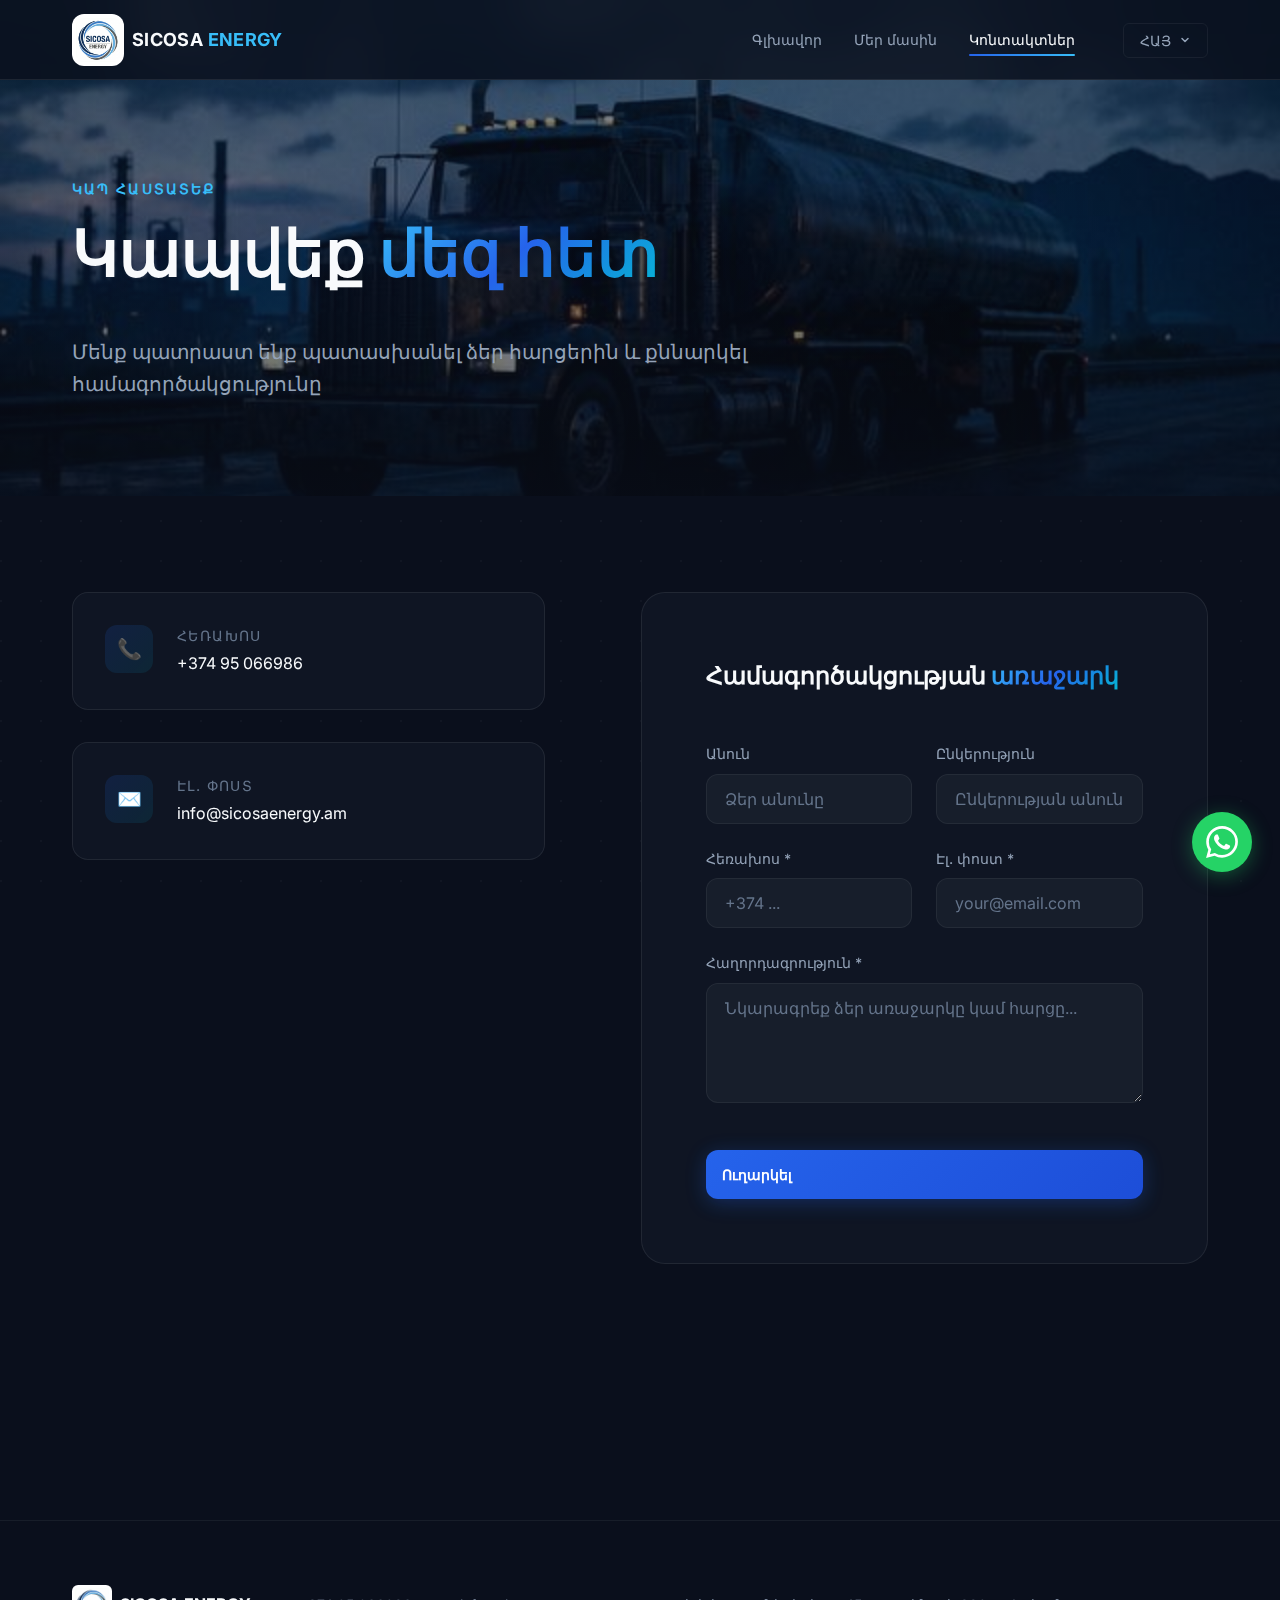
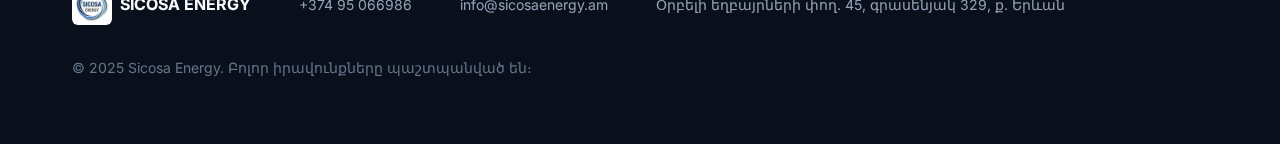
<file: Sicosa Energy/contacts.html>
<!DOCTYPE html>
<html lang="hy">

<head>
    <meta charset="UTF-8">
    <meta name="viewport" content="width=device-width, initial-scale=1.0">
    <title>&#1343;&#1400;&#1398;&#1407;&#1377;&#1391;&#1407;&#1398;&#1381;&#1408; | Sicosa Energy</title>
    <meta name="description"
        content="&#1343;&#1377;&#1402;&#1406;&#1381;&#1412; Sicosa Energy-&#1387; &#1392;&#1381;&#1407;&#1417; &#1344;&#1381;&#1404;&#1377;&#1389;&#1400;&#1405;, &#1383;&#1388;. &#1411;&#1400;&#1405;&#1407;, &#1392;&#1377;&#1405;&#1409;&#1381;, &#1377;&#1399;&#1389;&#1377;&#1407;&#1377;&#1398;&#1412;&#1377;&#1397;&#1387;&#1398; &#1386;&#1377;&#1396;&#1381;&#1408;&#1417;">
    <link rel="icon" href="assets/logo.png" type="image/png">
    <link rel="stylesheet" href="css/style.css">
</head>

<body>

    <header class="header" id="header">
        <div class="header-inner">
            <a href="/" class="logo">
                <img src="assets/logo.png" alt="Sicosa Energy">
                <span class="logo-text">SICOSA <span>ENERGY</span></span>
            </a>
            <button class="menu-toggle" aria-label="Menu"><span></span><span></span><span></span></button>
            <nav class="nav" id="nav">
                <ul class="nav-links">
                    <li><a href="/" class="nav-link">&#1331;&#1388;&#1389;&#1377;&#1406;&#1400;&#1408;</a></li>
                    <li><a href="/about.html" class="nav-link">&#1348;&#1381;&#1408;
                            &#1396;&#1377;&#1405;&#1387;&#1398;</a></li>
                    <li><a href="/contacts.html"
                            class="nav-link active">&#1343;&#1400;&#1398;&#1407;&#1377;&#1391;&#1407;&#1398;&#1381;&#1408;</a>
                    </li>
                </ul>
                <div class="lang-switcher">
                    <button class="lang-current">&#1344;&#1329;&#1349; <svg viewBox="0 0 12 12" fill="none">
                            <path d="M3 4.5L6 7.5L9 4.5" stroke="currentColor" stroke-width="1.5" stroke-linecap="round"
                                stroke-linejoin="round" />
                        </svg></button>
                    <div class="lang-dropdown">
                        <a href="/contacts.html"
                            class="lang-option active">&#1344;&#1377;&#1397;&#1381;&#1408;&#1381;&#1398;</a>
                        <a href="/ru/contacts.html"
                            class="lang-option">&#1056;&#1091;&#1089;&#1089;&#1082;&#1080;&#1081;</a>
                        <a href="/en/contacts.html" class="lang-option">English</a>
                    </div>
                </div>
            </nav>
        </div>
    </header>

    <section class="page-hero">
        <div class="container">
            <span class="section-label reveal">&#1343;&#1377;&#1402;
                &#1392;&#1377;&#1405;&#1407;&#1377;&#1407;&#1381;&#1412;</span>
            <h1 class="reveal reveal-delay-1">&#1343;&#1377;&#1402;&#1406;&#1381;&#1412; <span
                    class="gradient-text">&#1396;&#1381;&#1382; &#1392;&#1381;&#1407;</span></h1>
            <p class="subtitle reveal reveal-delay-2">&#1348;&#1381;&#1398;&#1412;
                &#1402;&#1377;&#1407;&#1408;&#1377;&#1405;&#1407; &#1381;&#1398;&#1412;
                &#1402;&#1377;&#1407;&#1377;&#1405;&#1389;&#1377;&#1398;&#1381;&#1388; &#1393;&#1381;&#1408;
                &#1392;&#1377;&#1408;&#1409;&#1381;&#1408;&#1387;&#1398; &#1415;
                &#1412;&#1398;&#1398;&#1377;&#1408;&#1391;&#1381;&#1388;
                &#1392;&#1377;&#1396;&#1377;&#1379;&#1400;&#1408;&#1390;&#1377;&#1391;&#1409;&#1400;&#1410;&#1385;&#1397;&#1400;&#1410;&#1398;&#1384;
            </p>
        </div>
    </section>

    <section class="about-content">
        <div class="container">
            <div class="contacts-grid">
                <div class="contact-info">
                    <div class="contact-card reveal">
                        <div class="contact-card-icon">&#128222;</div>
                        <div>
                            <h3>&#1344;&#1381;&#1404;&#1377;&#1389;&#1400;&#1405;</h3>
                            <a href="tel:+37495066986">+374 95 066986</a>
                        </div>
                    </div>
                    <div class="contact-card reveal reveal-delay-1">
                        <div class="contact-card-icon">&#9993;&#65039;</div>
                        <div>
                            <h3>&#1335;&#1388;. &#1411;&#1400;&#1405;&#1407;</h3>
                            <a href="mailto:info@sicosaenergy.am">info@sicosaenergy.am</a>
                        </div>
                    </div>
                    <div class="contact-card reveal reveal-delay-2">
                        <div class="contact-card-icon">&#128205;</div>
                        <div>
                            <h3>&#1344;&#1377;&#1405;&#1409;&#1381;</h3>
                            <p>&#1365;&#1408;&#1378;&#1381;&#1388;&#1387;
                                &#1381;&#1394;&#1378;&#1377;&#1397;&#1408;&#1398;&#1381;&#1408;&#1387;
                                &#1411;&#1400;&#1394;. 45,
                                &#1379;&#1408;&#1377;&#1405;&#1381;&#1398;&#1397;&#1377;&#1391; 329</p>
                            <p>&#1412;. &#1333;&#1408;&#1415;&#1377;&#1398;,
                                &#1344;&#1377;&#1397;&#1377;&#1405;&#1407;&#1377;&#1398;</p>
                        </div>
                    </div>
                    <div class="contact-card reveal reveal-delay-3">
                        <div class="contact-card-icon">&#128336;</div>
                        <div>
                            <h3>&#1329;&#1399;&#1389;&#1377;&#1407;&#1377;&#1398;&#1412;&#1377;&#1397;&#1387;&#1398;
                                &#1386;&#1377;&#1396;&#1381;&#1408;</h3>
                            <p>&#1333;&#1408;&#1391;-&#1352;&#1410;&#1408;&#1378;&#1373; 10:00 &#8212; 19:00</p>
                            <p>&#1351;&#1378;&#1385;-&#1343;&#1387;&#1408;&#1373; &#1363;&#1377;&#1391; &#1383;</p>
                        </div>
                    </div>
                </div>

                <div class="contact-form-wrapper reveal">
                    <h2>&#1344;&#1377;&#1396;&#1377;&#1379;&#1400;&#1408;&#1390;&#1377;&#1391;&#1409;&#1400;&#1410;&#1385;&#1397;&#1377;&#1398;
                        <span class="gradient-text">&#1377;&#1404;&#1377;&#1403;&#1377;&#1408;&#1391;</span></h2>
                    <form class="contact-form" id="contactForm">
                        <div class="form-row">
                            <div class="form-group">
                                <label for="name">&#1329;&#1398;&#1400;&#1410;&#1398;</label>
                                <input type="text" id="name" name="name"
                                    placeholder="&#1345;&#1381;&#1408; &#1377;&#1398;&#1400;&#1410;&#1398;&#1384;"
                                    required>
                            </div>
                            <div class="form-group">
                                <label
                                    for="company">&#1336;&#1398;&#1391;&#1381;&#1408;&#1400;&#1410;&#1385;&#1397;&#1400;&#1410;&#1398;</label>
                                <input type="text" id="company" name="company"
                                    placeholder="&#1336;&#1398;&#1391;&#1381;&#1408;&#1400;&#1410;&#1385;&#1397;&#1377;&#1398; &#1377;&#1398;&#1400;&#1410;&#1398;&#1384;">
                            </div>
                        </div>
                        <div class="form-row">
                            <div class="form-group">
                                <label for="phone">&#1344;&#1381;&#1404;&#1377;&#1389;&#1400;&#1405; *</label>
                                <input type="tel" id="phone" name="phone" placeholder="+374 ..." required>
                            </div>
                            <div class="form-group">
                                <label for="email">&#1335;&#1388;. &#1411;&#1400;&#1405;&#1407; *</label>
                                <input type="email" id="email" name="email" placeholder="your@email.com" required>
                            </div>
                        </div>
                        <div class="form-group">
                            <label
                                for="message">&#1344;&#1377;&#1394;&#1400;&#1408;&#1380;&#1377;&#1379;&#1408;&#1400;&#1410;&#1385;&#1397;&#1400;&#1410;&#1398;
                                *</label>
                            <textarea id="message" name="message"
                                placeholder="&#1350;&#1391;&#1377;&#1408;&#1377;&#1379;&#1408;&#1381;&#1412; &#1393;&#1381;&#1408; &#1377;&#1404;&#1377;&#1403;&#1377;&#1408;&#1391;&#1384; &#1391;&#1377;&#1396; &#1392;&#1377;&#1408;&#1409;&#1384;..."
                                required></textarea>
                        </div>
                        <button type="submit"
                            class="btn btn-primary btn-submit">&#1352;&#1410;&#1394;&#1377;&#1408;&#1391;&#1381;&#1388;</button>
                    </form>
                </div>
            </div>
        </div>
    </section>

    <footer class="footer">
        <div class="container">
            <div class="footer-inner">
                <div class="footer-left">
                    <a href="/" class="footer-logo">
                        <img src="assets/logo.png" alt="Sicosa Energy">
                        <span>SICOSA ENERGY</span>
                    </a>
                    <div class="footer-info">
                        <a href="tel:+37495066986">+374 95 066986</a>
                        <a href="mailto:info@sicosaenergy.am">info@sicosaenergy.am</a>
                        <span>&#1365;&#1408;&#1378;&#1381;&#1388;&#1387;
                            &#1381;&#1394;&#1378;&#1377;&#1397;&#1408;&#1398;&#1381;&#1408;&#1387;
                            &#1411;&#1400;&#1394;. 45, &#1379;&#1408;&#1377;&#1405;&#1381;&#1398;&#1397;&#1377;&#1391;
                            329, &#1412;. &#1333;&#1408;&#1415;&#1377;&#1398;</span>
                    </div>
                </div>
                <div class="footer-copy">&copy; 2025 Sicosa Energy. &#1330;&#1400;&#1388;&#1400;&#1408;
                    &#1387;&#1408;&#1377;&#1406;&#1400;&#1410;&#1398;&#1412;&#1398;&#1381;&#1408;&#1384;
                    &#1402;&#1377;&#1399;&#1407;&#1402;&#1377;&#1398;&#1406;&#1377;&#1390; &#1381;&#1398;&#1417;</div>
            </div>
        </div>
    </footer>

    <a href="https://wa.me/37495066986" target="_blank" rel="noopener" class="whatsapp-btn" aria-label="WhatsApp">
        <svg viewBox="0 0 24 24">
            <path
                d="M17.472 14.382c-.297-.149-1.758-.867-2.03-.967-.273-.099-.471-.148-.67.15-.197.297-.767.966-.94 1.164-.173.199-.347.223-.644.075-.297-.15-1.255-.463-2.39-1.475-.883-.788-1.48-1.761-1.653-2.059-.173-.297-.018-.458.13-.606.134-.133.298-.347.446-.52.149-.174.198-.298.298-.497.099-.198.05-.371-.025-.52-.075-.149-.669-1.612-.916-2.207-.242-.579-.487-.5-.669-.51-.173-.008-.371-.01-.57-.01-.198 0-.52.074-.792.372-.272.297-1.04 1.016-1.04 2.479 0 1.462 1.065 2.875 1.213 3.074.149.198 2.096 3.2 5.077 4.487.709.306 1.262.489 1.694.625.712.227 1.36.195 1.871.118.571-.085 1.758-.719 2.006-1.413.248-.694.248-1.289.173-1.413-.074-.124-.272-.198-.57-.347m-5.421 7.403h-.004a9.87 9.87 0 01-5.031-1.378l-.361-.214-3.741.982.998-3.648-.235-.374a9.86 9.86 0 01-1.51-5.26c.001-5.45 4.436-9.884 9.888-9.884 2.64 0 5.122 1.03 6.988 2.898a9.825 9.825 0 012.893 6.994c-.003 5.45-4.437 9.884-9.885 9.884m8.413-18.297A11.815 11.815 0 0012.05 0C5.495 0 .16 5.335.157 11.892c0 2.096.547 4.142 1.588 5.945L.057 24l6.305-1.654a11.882 11.882 0 005.683 1.448h.005c6.554 0 11.89-5.335 11.893-11.893a11.821 11.821 0 00-3.48-8.413z" />
        </svg>
    </a>

    <script src="js/main.js"></script>
</body>

</html>
</file>
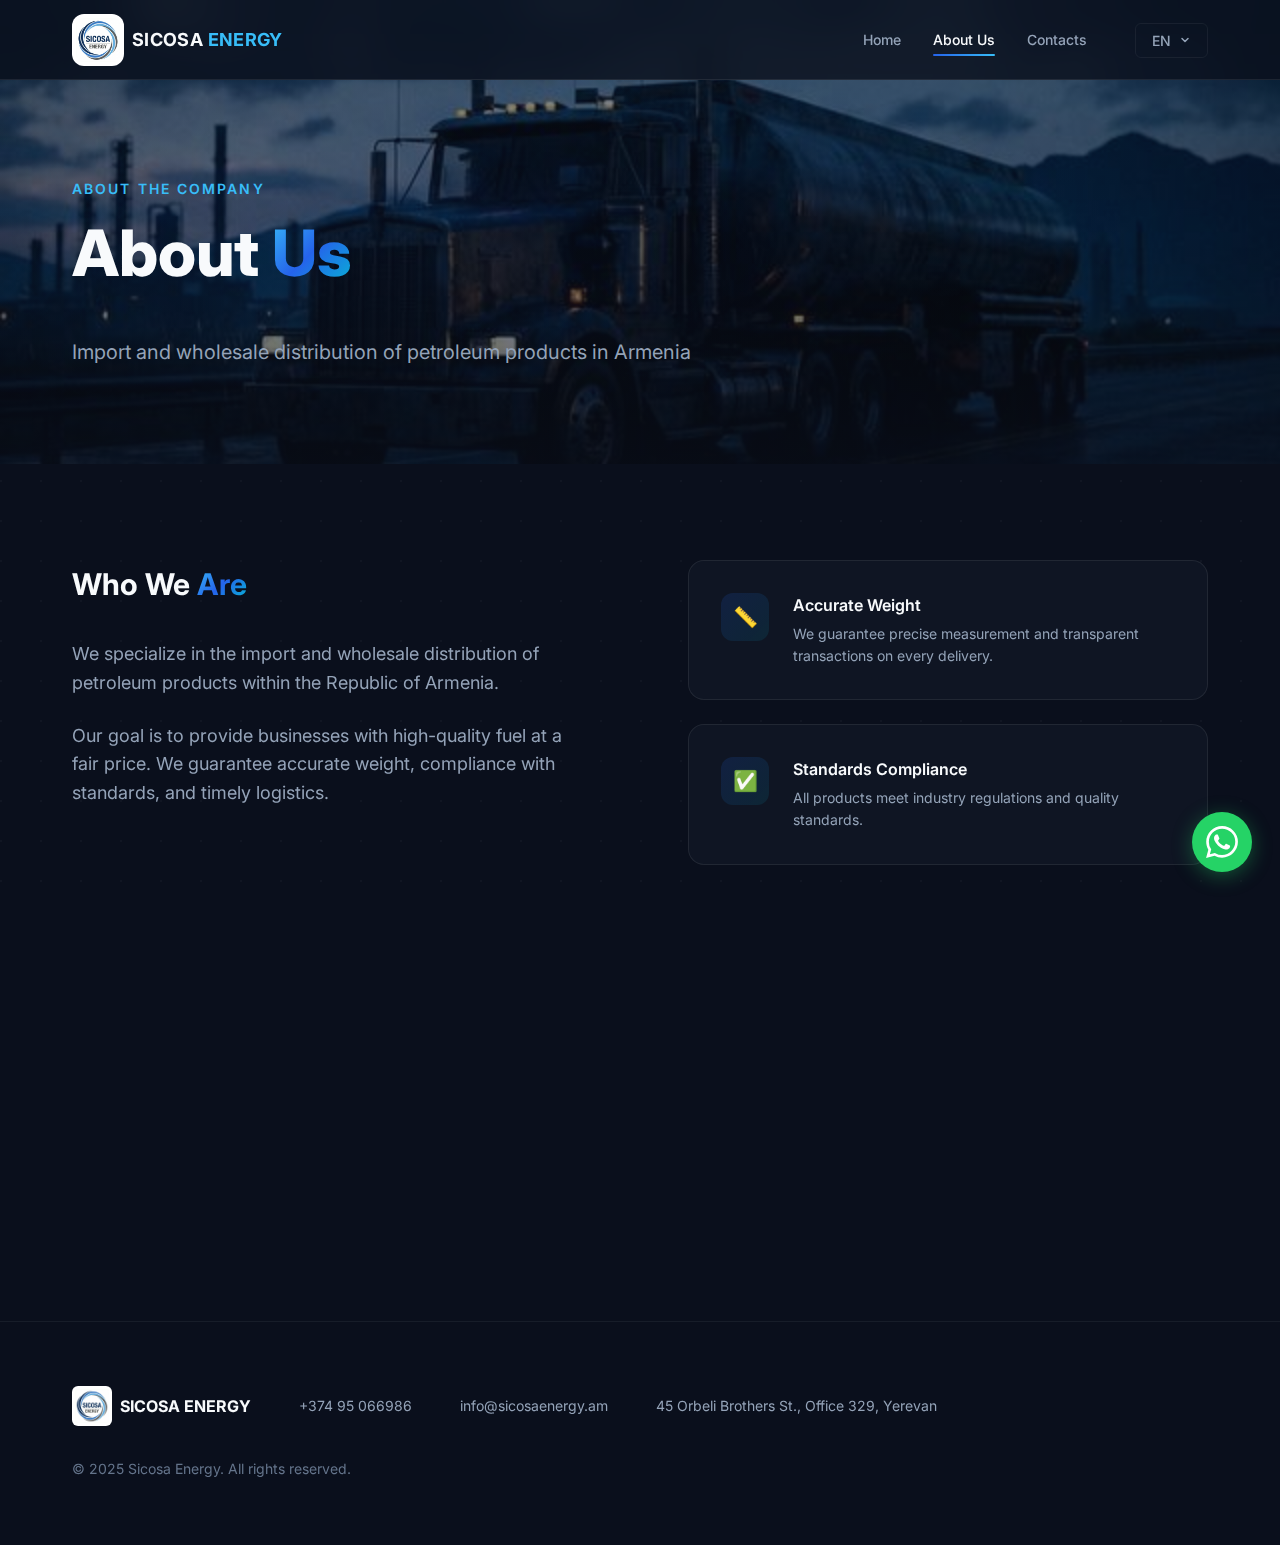
<file: Sicosa Energy/en/about.html>
<!DOCTYPE html>
<html lang="en">

<head>
    <meta charset="UTF-8">
    <meta name="viewport" content="width=device-width, initial-scale=1.0">
    <title>About Us | Sicosa Energy</title>
    <meta name="description"
        content="Sicosa Energy specializes in the import and wholesale distribution of petroleum products within the Republic of Armenia. Learn more about our mission and services.">
    <link rel="icon" href="../assets/logo.png" type="image/png">
    <link rel="stylesheet" href="../css/style.css">
</head>

<body>

    <!-- Header -->
    <header class="header" id="header">
        <div class="header-inner">
            <a href="/en/" class="logo">
                <img src="../assets/logo.png" alt="Sicosa Energy Logo">
                <span class="logo-text">SICOSA <span>ENERGY</span></span>
            </a>

            <button class="menu-toggle" aria-label="Menu">
                <span></span><span></span><span></span>
            </button>

            <nav class="nav" id="nav">
                <ul class="nav-links">
                    <li><a href="/en/" class="nav-link">Home</a></li>
                    <li><a href="/en/about.html" class="nav-link active">About Us</a></li>
                    <li><a href="/en/contacts.html" class="nav-link">Contacts</a></li>
                </ul>

                <div class="lang-switcher">
                    <button class="lang-current">
                        EN
                        <svg viewBox="0 0 12 12" fill="none">
                            <path d="M3 4.5L6 7.5L9 4.5" stroke="currentColor" stroke-width="1.5" stroke-linecap="round"
                                stroke-linejoin="round" />
                        </svg>
                    </button>
                    <div class="lang-dropdown">
                        <a href="/about.html" class="lang-option">Հայերեն</a>
                        <a href="/ru/about.html" class="lang-option">Русский</a>
                        <a href="/en/about.html" class="lang-option active">English</a>
                    </div>
                </div>
            </nav>
        </div>
    </header>

    <!-- Page Hero -->
    <section class="page-hero">
        <div class="container">
            <span class="section-label reveal">About the Company</span>
            <h1 class="reveal reveal-delay-1">About <span class="gradient-text">Us</span></h1>
            <p class="subtitle reveal reveal-delay-2">Import and wholesale distribution of petroleum products in Armenia
            </p>
        </div>
    </section>

    <!-- About Content -->
    <section class="about-content">
        <div class="container">
            <div class="about-grid">
                <div class="about-text">
                    <h2 class="reveal">Who We <span class="gradient-text">Are</span></h2>
                    <p class="reveal reveal-delay-1">We specialize in the import and wholesale distribution of petroleum
                        products within the Republic of Armenia.</p>
                    <p class="reveal reveal-delay-2">Our goal is to provide businesses with high-quality fuel at a fair
                        price. We guarantee accurate weight, compliance with standards, and timely logistics.</p>
                    <p class="reveal reveal-delay-3">We are ready to answer any questions you may have about the supply
                        of petroleum products.</p>
                    <p class="reveal reveal-delay-4">If you are interested in petroleum product supply, storage and
                        resale solutions, or simply seeking advice on how to start a business in the petroleum products
                        sector, the Sicosa Energy team is ready to assist you.</p>
                </div>

                <div class="feature-cards">
                    <div class="feature-card reveal">
                        <div class="feature-icon">📏</div>
                        <div>
                            <h3>Accurate Weight</h3>
                            <p>We guarantee precise measurement and transparent transactions on every delivery.</p>
                        </div>
                    </div>
                    <div class="feature-card reveal reveal-delay-1">
                        <div class="feature-icon">✅</div>
                        <div>
                            <h3>Standards Compliance</h3>
                            <p>All products meet industry regulations and quality standards.</p>
                        </div>
                    </div>
                    <div class="feature-card reveal reveal-delay-2">
                        <div class="feature-icon">🚚</div>
                        <div>
                            <h3>Timely Logistics</h3>
                            <p>Reliable delivery schedules to keep your business running smoothly.</p>
                        </div>
                    </div>
                    <div class="feature-card reveal reveal-delay-3">
                        <div class="feature-icon">🤝</div>
                        <div>
                            <h3>Expert Advice</h3>
                            <p>Consultation on petroleum supply, storage, and starting your fuel business.</p>
                        </div>
                    </div>
                </div>
            </div>
        </div>
    </section>

    <!-- Footer -->
    <footer class="footer">
        <div class="container">
            <div class="footer-inner">
                <div class="footer-left">
                    <a href="/en/" class="footer-logo">
                        <img src="../assets/logo.png" alt="Sicosa Energy">
                        <span>SICOSA ENERGY</span>
                    </a>
                    <div class="footer-info">
                        <a href="tel:+37495066986">+374 95 066986</a>
                        <a href="mailto:info@sicosaenergy.am">info@sicosaenergy.am</a>
                        <span>45 Orbeli Brothers St., Office 329, Yerevan</span>
                    </div>
                </div>
                <div class="footer-copy">
                    &copy; 2025 Sicosa Energy. All rights reserved.
                </div>
            </div>
        </div>
    </footer>

    <!-- WhatsApp -->
    <a href="https://wa.me/37495066986" target="_blank" rel="noopener" class="whatsapp-btn" aria-label="WhatsApp">
        <svg viewBox="0 0 24 24">
            <path
                d="M17.472 14.382c-.297-.149-1.758-.867-2.03-.967-.273-.099-.471-.148-.67.15-.197.297-.767.966-.94 1.164-.173.199-.347.223-.644.075-.297-.15-1.255-.463-2.39-1.475-.883-.788-1.48-1.761-1.653-2.059-.173-.297-.018-.458.13-.606.134-.133.298-.347.446-.52.149-.174.198-.298.298-.497.099-.198.05-.371-.025-.52-.075-.149-.669-1.612-.916-2.207-.242-.579-.487-.5-.669-.51-.173-.008-.371-.01-.57-.01-.198 0-.52.074-.792.372-.272.297-1.04 1.016-1.04 2.479 0 1.462 1.065 2.875 1.213 3.074.149.198 2.096 3.2 5.077 4.487.709.306 1.262.489 1.694.625.712.227 1.36.195 1.871.118.571-.085 1.758-.719 2.006-1.413.248-.694.248-1.289.173-1.413-.074-.124-.272-.198-.57-.347m-5.421 7.403h-.004a9.87 9.87 0 01-5.031-1.378l-.361-.214-3.741.982.998-3.648-.235-.374a9.86 9.86 0 01-1.51-5.26c.001-5.45 4.436-9.884 9.888-9.884 2.64 0 5.122 1.03 6.988 2.898a9.825 9.825 0 012.893 6.994c-.003 5.45-4.437 9.884-9.885 9.884m8.413-18.297A11.815 11.815 0 0012.05 0C5.495 0 .16 5.335.157 11.892c0 2.096.547 4.142 1.588 5.945L.057 24l6.305-1.654a11.882 11.882 0 005.683 1.448h.005c6.554 0 11.89-5.335 11.893-11.893a11.821 11.821 0 00-3.48-8.413z" />
        </svg>
    </a>

    <script src="../js/main.js"></script>
</body>

</html>
</file>
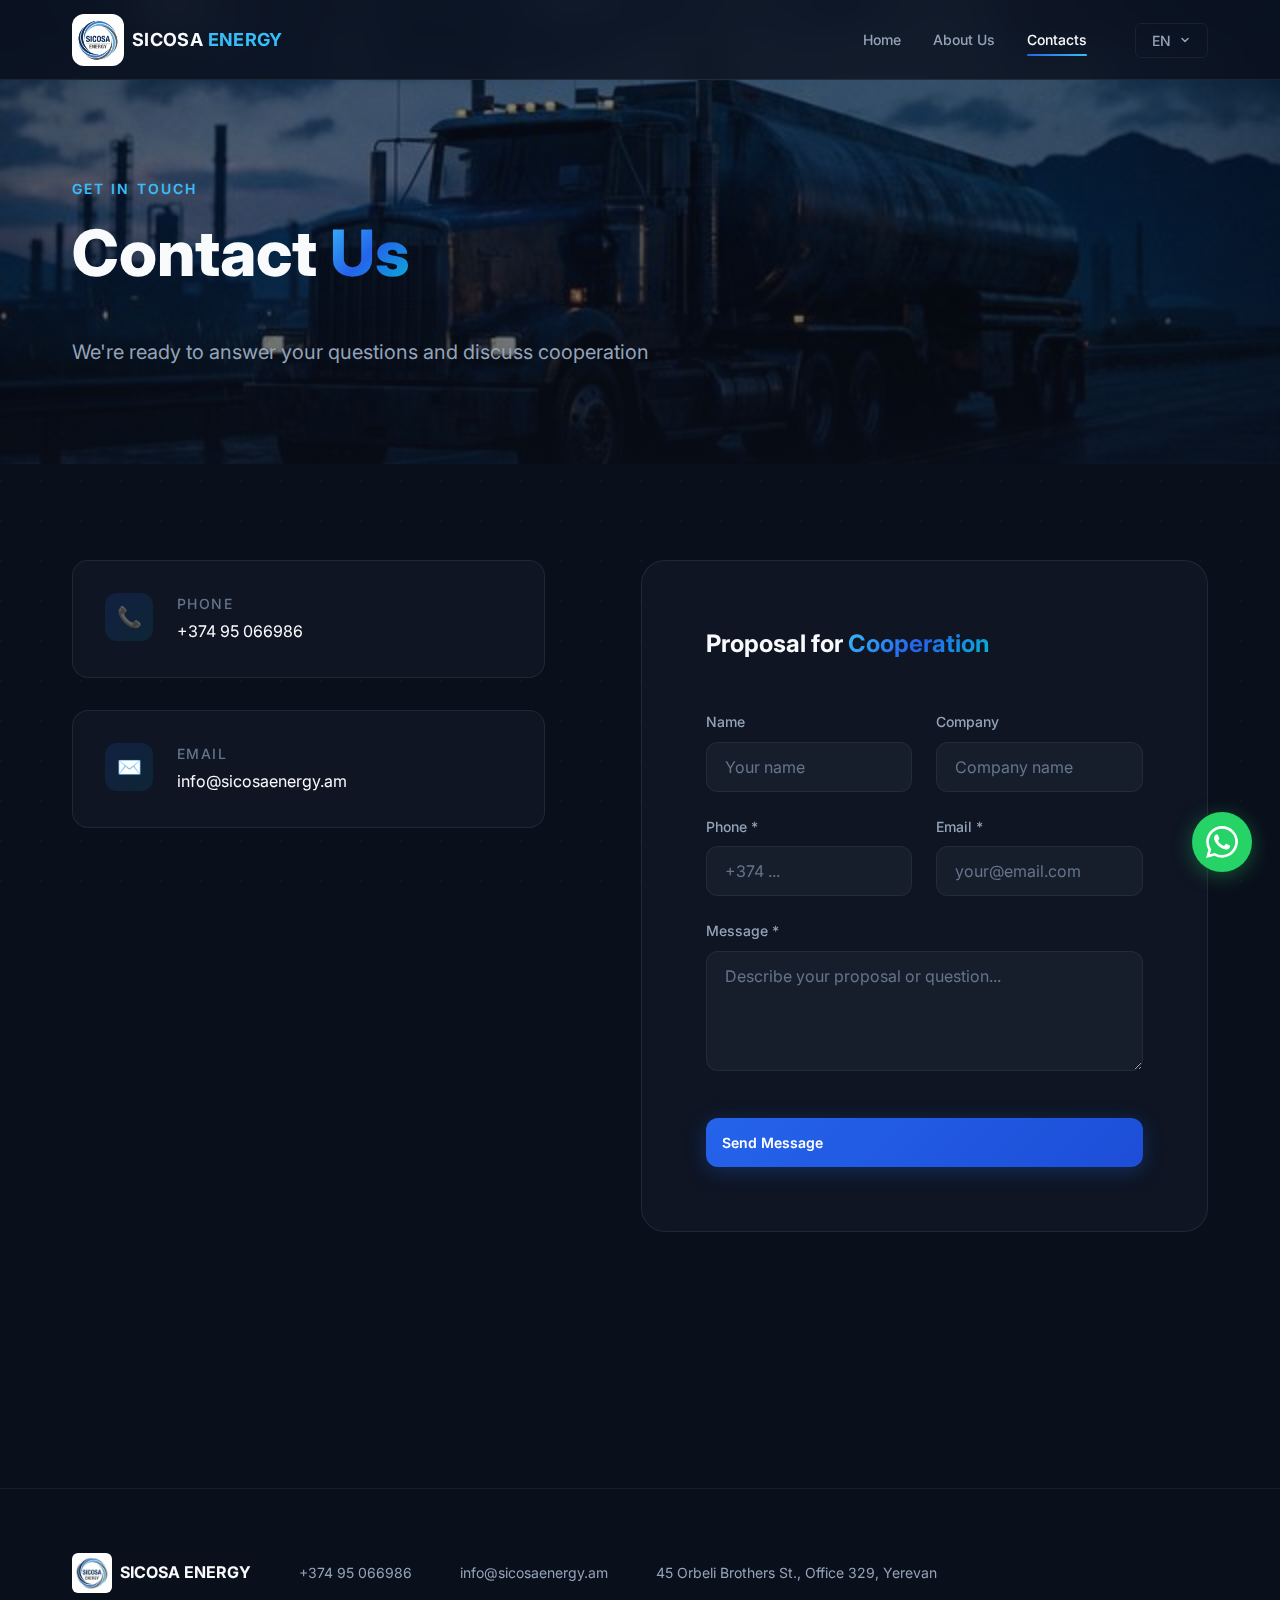
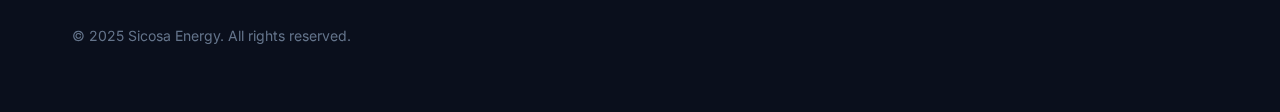
<file: Sicosa Energy/en/contacts.html>
<!DOCTYPE html>
<html lang="en">

<head>
    <meta charset="UTF-8">
    <meta name="viewport" content="width=device-width, initial-scale=1.0">
    <title>Contacts | Sicosa Energy</title>
    <meta name="description"
        content="Get in touch with Sicosa Energy — your trusted wholesale fuel supplier in Armenia. Phone, email, office address, and cooperation proposals.">
    <link rel="icon" href="../assets/logo.png" type="image/png">
    <link rel="stylesheet" href="../css/style.css">
</head>

<body>

    <!-- Header -->
    <header class="header" id="header">
        <div class="header-inner">
            <a href="/en/" class="logo">
                <img src="../assets/logo.png" alt="Sicosa Energy Logo">
                <span class="logo-text">SICOSA <span>ENERGY</span></span>
            </a>

            <button class="menu-toggle" aria-label="Menu">
                <span></span><span></span><span></span>
            </button>

            <nav class="nav" id="nav">
                <ul class="nav-links">
                    <li><a href="/en/" class="nav-link">Home</a></li>
                    <li><a href="/en/about.html" class="nav-link">About Us</a></li>
                    <li><a href="/en/contacts.html" class="nav-link active">Contacts</a></li>
                </ul>

                <div class="lang-switcher">
                    <button class="lang-current">
                        EN
                        <svg viewBox="0 0 12 12" fill="none">
                            <path d="M3 4.5L6 7.5L9 4.5" stroke="currentColor" stroke-width="1.5" stroke-linecap="round"
                                stroke-linejoin="round" />
                        </svg>
                    </button>
                    <div class="lang-dropdown">
                        <a href="/contacts.html" class="lang-option">Հայերեն</a>
                        <a href="/ru/contacts.html" class="lang-option">Русский</a>
                        <a href="/en/contacts.html" class="lang-option active">English</a>
                    </div>
                </div>
            </nav>
        </div>
    </header>

    <!-- Page Hero -->
    <section class="page-hero">
        <div class="container">
            <span class="section-label reveal">Get in Touch</span>
            <h1 class="reveal reveal-delay-1">Contact <span class="gradient-text">Us</span></h1>
            <p class="subtitle reveal reveal-delay-2">We're ready to answer your questions and discuss cooperation</p>
        </div>
    </section>

    <!-- Contacts Content -->
    <section class="about-content">
        <div class="container">
            <div class="contacts-grid">
                <!-- Contact Info -->
                <div class="contact-info">
                    <div class="contact-card reveal">
                        <div class="contact-card-icon">📞</div>
                        <div>
                            <h3>Phone</h3>
                            <a href="tel:+37495066986">+374 95 066986</a>
                        </div>
                    </div>
                    <div class="contact-card reveal reveal-delay-1">
                        <div class="contact-card-icon">✉️</div>
                        <div>
                            <h3>Email</h3>
                            <a href="mailto:info@sicosaenergy.am">info@sicosaenergy.am</a>
                        </div>
                    </div>
                    <div class="contact-card reveal reveal-delay-2">
                        <div class="contact-card-icon">📍</div>
                        <div>
                            <h3>Address</h3>
                            <p>45 Orbeli Brothers St., Office 329</p>
                            <p>Yerevan, Armenia</p>
                        </div>
                    </div>
                    <div class="contact-card reveal reveal-delay-3">
                        <div class="contact-card-icon">🕐</div>
                        <div>
                            <h3>Working Hours</h3>
                            <p>Mon — Fri: 10:00 — 19:00</p>
                            <p>Sat — Sun: Closed</p>
                        </div>
                    </div>
                </div>

                <!-- Contact Form -->
                <div class="contact-form-wrapper reveal">
                    <h2>Proposal for <span class="gradient-text">Cooperation</span></h2>
                    <form class="contact-form" id="contactForm">
                        <div class="form-row">
                            <div class="form-group">
                                <label for="name">Name</label>
                                <input type="text" id="name" name="name" placeholder="Your name" required>
                            </div>
                            <div class="form-group">
                                <label for="company">Company</label>
                                <input type="text" id="company" name="company" placeholder="Company name">
                            </div>
                        </div>
                        <div class="form-row">
                            <div class="form-group">
                                <label for="phone">Phone *</label>
                                <input type="tel" id="phone" name="phone" placeholder="+374 ..." required>
                            </div>
                            <div class="form-group">
                                <label for="email">Email *</label>
                                <input type="email" id="email" name="email" placeholder="your@email.com" required>
                            </div>
                        </div>
                        <div class="form-group">
                            <label for="message">Message *</label>
                            <textarea id="message" name="message" placeholder="Describe your proposal or question..."
                                required></textarea>
                        </div>
                        <button type="submit" class="btn btn-primary btn-submit">Send Message</button>
                    </form>
                </div>
            </div>
        </div>
    </section>

    <!-- Footer -->
    <footer class="footer">
        <div class="container">
            <div class="footer-inner">
                <div class="footer-left">
                    <a href="/en/" class="footer-logo">
                        <img src="../assets/logo.png" alt="Sicosa Energy">
                        <span>SICOSA ENERGY</span>
                    </a>
                    <div class="footer-info">
                        <a href="tel:+37495066986">+374 95 066986</a>
                        <a href="mailto:info@sicosaenergy.am">info@sicosaenergy.am</a>
                        <span>45 Orbeli Brothers St., Office 329, Yerevan</span>
                    </div>
                </div>
                <div class="footer-copy">
                    &copy; 2025 Sicosa Energy. All rights reserved.
                </div>
            </div>
        </div>
    </footer>

    <!-- WhatsApp -->
    <a href="https://wa.me/37495066986" target="_blank" rel="noopener" class="whatsapp-btn" aria-label="WhatsApp">
        <svg viewBox="0 0 24 24">
            <path
                d="M17.472 14.382c-.297-.149-1.758-.867-2.03-.967-.273-.099-.471-.148-.67.15-.197.297-.767.966-.94 1.164-.173.199-.347.223-.644.075-.297-.15-1.255-.463-2.39-1.475-.883-.788-1.48-1.761-1.653-2.059-.173-.297-.018-.458.13-.606.134-.133.298-.347.446-.52.149-.174.198-.298.298-.497.099-.198.05-.371-.025-.52-.075-.149-.669-1.612-.916-2.207-.242-.579-.487-.5-.669-.51-.173-.008-.371-.01-.57-.01-.198 0-.52.074-.792.372-.272.297-1.04 1.016-1.04 2.479 0 1.462 1.065 2.875 1.213 3.074.149.198 2.096 3.2 5.077 4.487.709.306 1.262.489 1.694.625.712.227 1.36.195 1.871.118.571-.085 1.758-.719 2.006-1.413.248-.694.248-1.289.173-1.413-.074-.124-.272-.198-.57-.347m-5.421 7.403h-.004a9.87 9.87 0 01-5.031-1.378l-.361-.214-3.741.982.998-3.648-.235-.374a9.86 9.86 0 01-1.51-5.26c.001-5.45 4.436-9.884 9.888-9.884 2.64 0 5.122 1.03 6.988 2.898a9.825 9.825 0 012.893 6.994c-.003 5.45-4.437 9.884-9.885 9.884m8.413-18.297A11.815 11.815 0 0012.05 0C5.495 0 .16 5.335.157 11.892c0 2.096.547 4.142 1.588 5.945L.057 24l6.305-1.654a11.882 11.882 0 005.683 1.448h.005c6.554 0 11.89-5.335 11.893-11.893a11.821 11.821 0 00-3.48-8.413z" />
        </svg>
    </a>

    <script src="../js/main.js"></script>
</body>

</html>
</file>
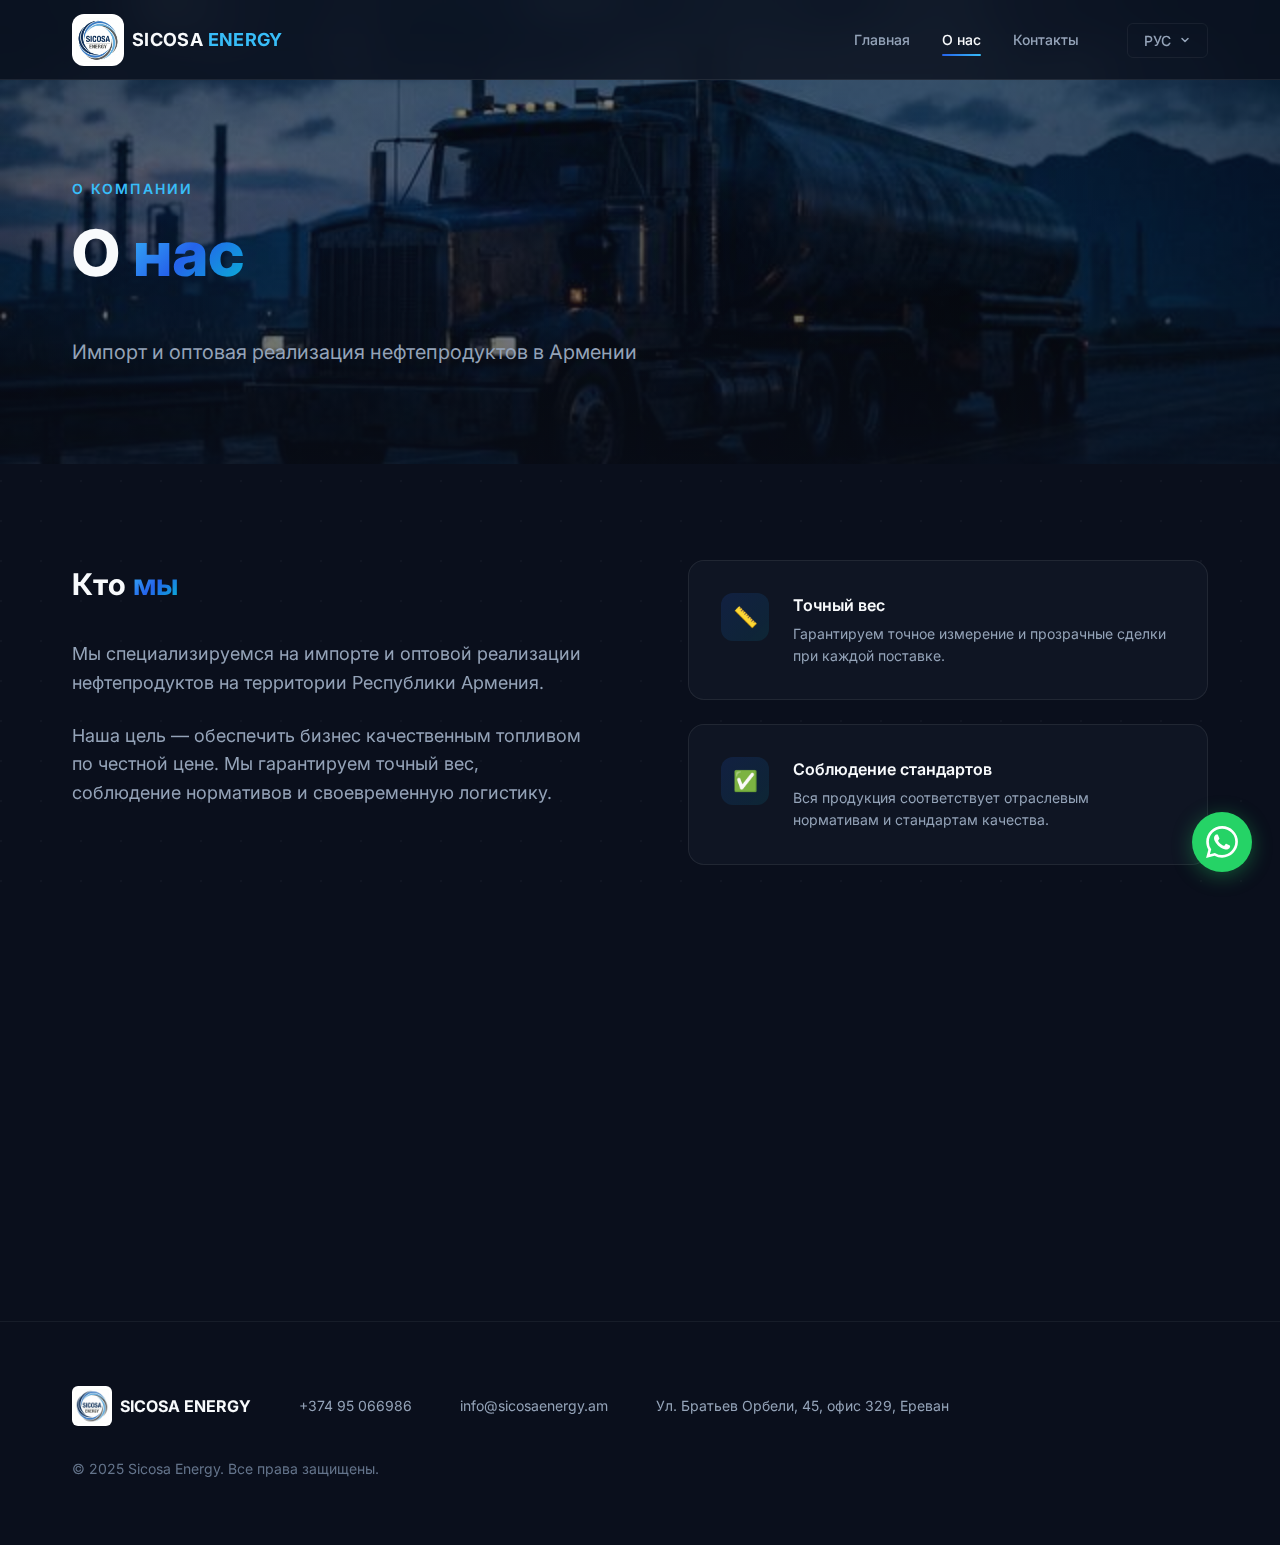
<file: Sicosa Energy/ru/about.html>
<!DOCTYPE html>
<html lang="ru">

<head>
    <meta charset="UTF-8">
    <meta name="viewport" content="width=device-width, initial-scale=1.0">
    <title>О нас | Sicosa Energy</title>
    <meta name="description"
        content="Sicosa Energy специализируется на импорте и оптовой реализации нефтепродуктов в Армении. Узнайте о нашей миссии и услугах.">
    <link rel="icon" href="../assets/logo.png" type="image/png">
    <link rel="stylesheet" href="../css/style.css">
</head>

<body>

    <header class="header" id="header">
        <div class="header-inner">
            <a href="/ru/" class="logo">
                <img src="../assets/logo.png" alt="Sicosa Energy">
                <span class="logo-text">SICOSA <span>ENERGY</span></span>
            </a>
            <button class="menu-toggle" aria-label="Меню"><span></span><span></span><span></span></button>
            <nav class="nav" id="nav">
                <ul class="nav-links">
                    <li><a href="/ru/" class="nav-link">Главная</a></li>
                    <li><a href="/ru/about.html" class="nav-link active">О нас</a></li>
                    <li><a href="/ru/contacts.html" class="nav-link">Контакты</a></li>
                </ul>
                <div class="lang-switcher">
                    <button class="lang-current">РУС <svg viewBox="0 0 12 12" fill="none">
                            <path d="M3 4.5L6 7.5L9 4.5" stroke="currentColor" stroke-width="1.5" stroke-linecap="round"
                                stroke-linejoin="round" />
                        </svg></button>
                    <div class="lang-dropdown">
                        <a href="/about.html" class="lang-option">Հայերեն</a>
                        <a href="/ru/about.html" class="lang-option active">Русский</a>
                        <a href="/en/about.html" class="lang-option">English</a>
                    </div>
                </div>
            </nav>
        </div>
    </header>

    <section class="page-hero">
        <div class="container">
            <span class="section-label reveal">О компании</span>
            <h1 class="reveal reveal-delay-1">О <span class="gradient-text">нас</span></h1>
            <p class="subtitle reveal reveal-delay-2">Импорт и оптовая реализация нефтепродуктов в Армении</p>
        </div>
    </section>

    <section class="about-content">
        <div class="container">
            <div class="about-grid">
                <div class="about-text">
                    <h2 class="reveal">Кто <span class="gradient-text">мы</span></h2>
                    <p class="reveal reveal-delay-1">Мы специализируемся на импорте и оптовой реализации нефтепродуктов
                        на территории Республики Армения.</p>
                    <p class="reveal reveal-delay-2">Наша цель — обеспечить бизнес качественным топливом по честной
                        цене. Мы гарантируем точный вес, соблюдение нормативов и своевременную логистику.</p>
                    <p class="reveal reveal-delay-3">Мы готовы ответить на любые ваши вопросы о поставках
                        нефтепродуктов.</p>
                    <p class="reveal reveal-delay-4">Если вы заинтересованы в поставках нефтепродуктов, решениях по
                        хранению и перепродаже нефтепродуктов или просто ищете совет о том, как начать бизнес в сфере
                        нефтепродуктов, команда Sicosa Energy готова вам помочь.</p>
                </div>

                <div class="feature-cards">
                    <div class="feature-card reveal">
                        <div class="feature-icon">📏</div>
                        <div>
                            <h3>Точный вес</h3>
                            <p>Гарантируем точное измерение и прозрачные сделки при каждой поставке.</p>
                        </div>
                    </div>
                    <div class="feature-card reveal reveal-delay-1">
                        <div class="feature-icon">✅</div>
                        <div>
                            <h3>Соблюдение стандартов</h3>
                            <p>Вся продукция соответствует отраслевым нормативам и стандартам качества.</p>
                        </div>
                    </div>
                    <div class="feature-card reveal reveal-delay-2">
                        <div class="feature-icon">🚚</div>
                        <div>
                            <h3>Своевременная логистика</h3>
                            <p>Надежные сроки доставки для бесперебойной работы вашего бизнеса.</p>
                        </div>
                    </div>
                    <div class="feature-card reveal reveal-delay-3">
                        <div class="feature-icon">🤝</div>
                        <div>
                            <h3>Экспертные консультации</h3>
                            <p>Консультации по поставкам, хранению и началу бизнеса в сфере нефтепродуктов.</p>
                        </div>
                    </div>
                </div>
            </div>
        </div>
    </section>

    <footer class="footer">
        <div class="container">
            <div class="footer-inner">
                <div class="footer-left">
                    <a href="/ru/" class="footer-logo">
                        <img src="../assets/logo.png" alt="Sicosa Energy">
                        <span>SICOSA ENERGY</span>
                    </a>
                    <div class="footer-info">
                        <a href="tel:+37495066986">+374 95 066986</a>
                        <a href="mailto:info@sicosaenergy.am">info@sicosaenergy.am</a>
                        <span>Ул. Братьев Орбели, 45, офис 329, Ереван</span>
                    </div>
                </div>
                <div class="footer-copy">&copy; 2025 Sicosa Energy. Все права защищены.</div>
            </div>
        </div>
    </footer>

    <a href="https://wa.me/37495066986" target="_blank" rel="noopener" class="whatsapp-btn" aria-label="WhatsApp">
        <svg viewBox="0 0 24 24">
            <path
                d="M17.472 14.382c-.297-.149-1.758-.867-2.03-.967-.273-.099-.471-.148-.67.15-.197.297-.767.966-.94 1.164-.173.199-.347.223-.644.075-.297-.15-1.255-.463-2.39-1.475-.883-.788-1.48-1.761-1.653-2.059-.173-.297-.018-.458.13-.606.134-.133.298-.347.446-.52.149-.174.198-.298.298-.497.099-.198.05-.371-.025-.52-.075-.149-.669-1.612-.916-2.207-.242-.579-.487-.5-.669-.51-.173-.008-.371-.01-.57-.01-.198 0-.52.074-.792.372-.272.297-1.04 1.016-1.04 2.479 0 1.462 1.065 2.875 1.213 3.074.149.198 2.096 3.2 5.077 4.487.709.306 1.262.489 1.694.625.712.227 1.36.195 1.871.118.571-.085 1.758-.719 2.006-1.413.248-.694.248-1.289.173-1.413-.074-.124-.272-.198-.57-.347m-5.421 7.403h-.004a9.87 9.87 0 01-5.031-1.378l-.361-.214-3.741.982.998-3.648-.235-.374a9.86 9.86 0 01-1.51-5.26c.001-5.45 4.436-9.884 9.888-9.884 2.64 0 5.122 1.03 6.988 2.898a9.825 9.825 0 012.893 6.994c-.003 5.45-4.437 9.884-9.885 9.884m8.413-18.297A11.815 11.815 0 0012.05 0C5.495 0 .16 5.335.157 11.892c0 2.096.547 4.142 1.588 5.945L.057 24l6.305-1.654a11.882 11.882 0 005.683 1.448h.005c6.554 0 11.89-5.335 11.893-11.893a11.821 11.821 0 00-3.48-8.413z" />
        </svg>
    </a>

    <script src="../js/main.js"></script>
</body>

</html>
</file>
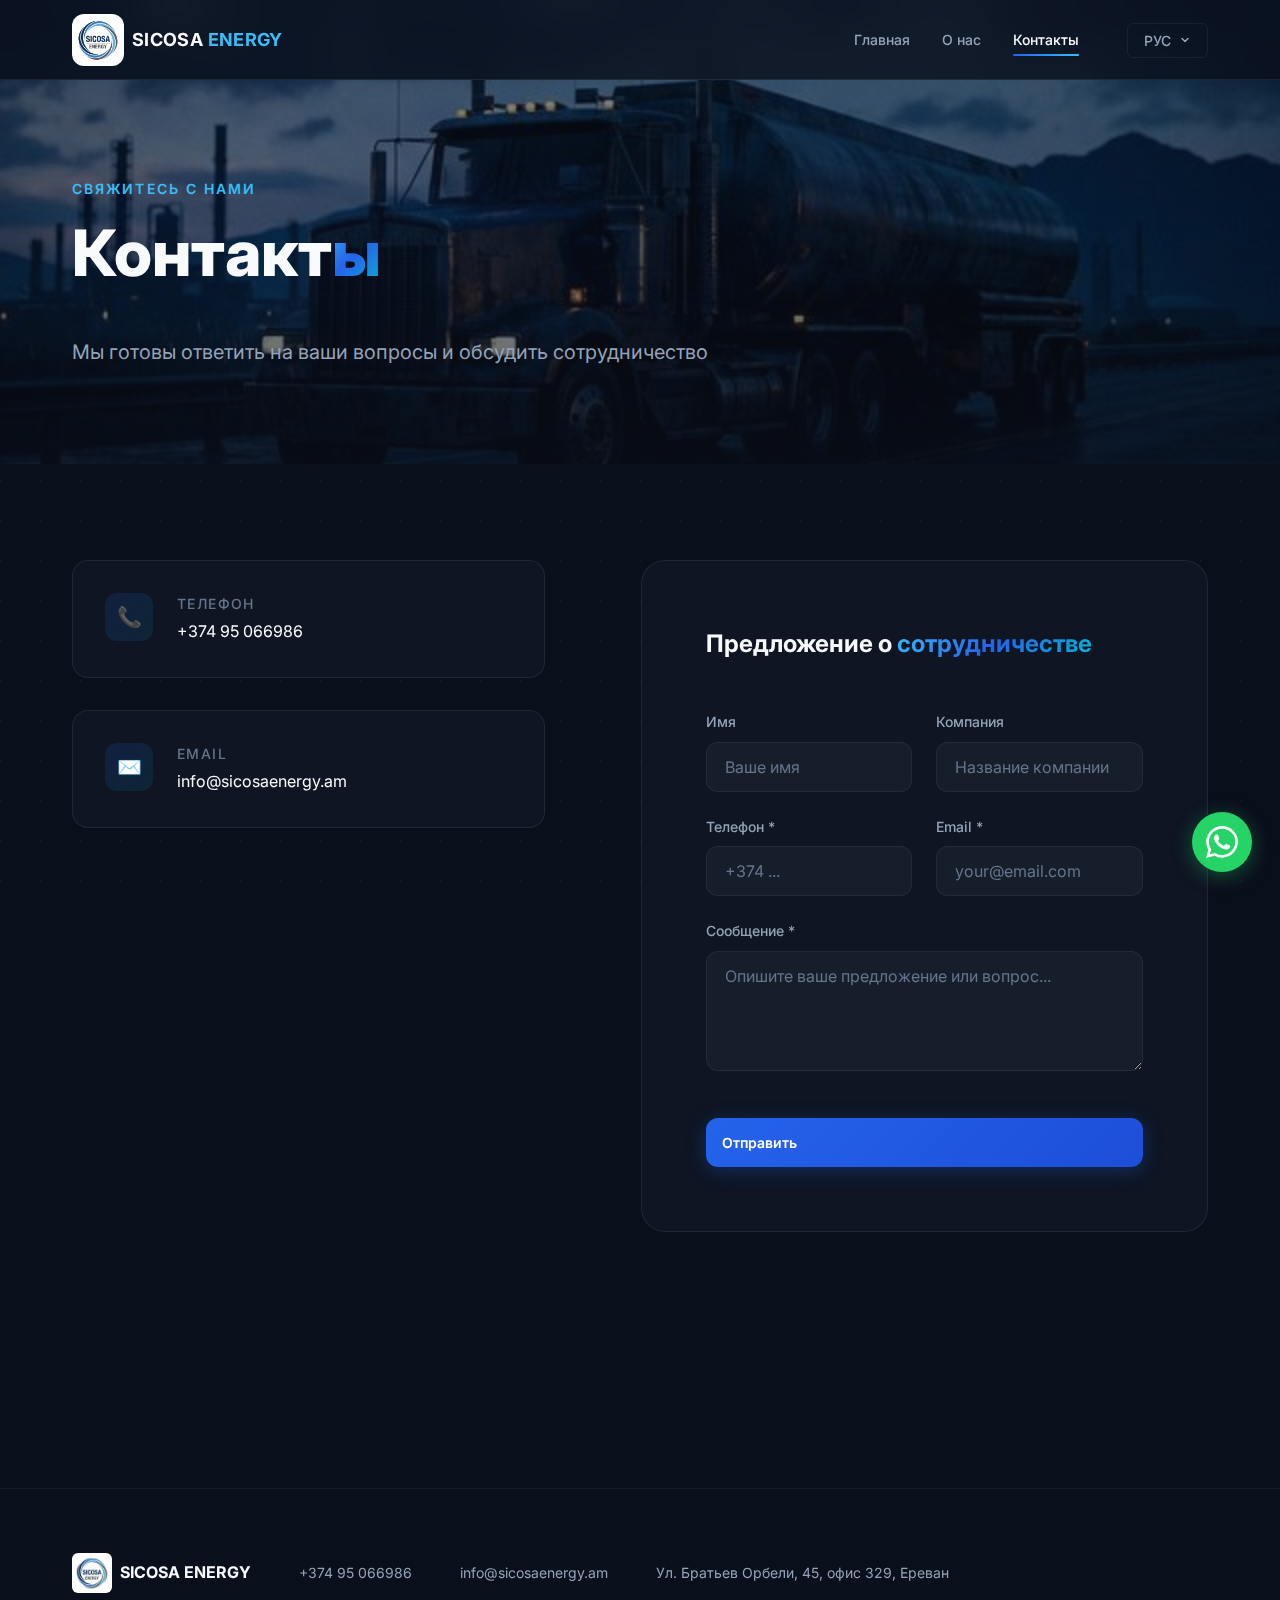
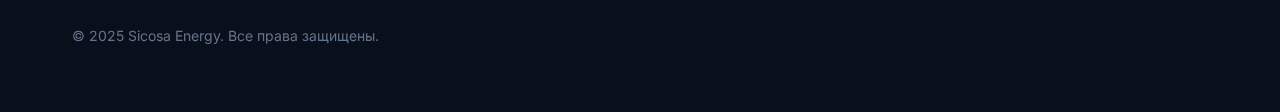
<file: Sicosa Energy/ru/contacts.html>
<!DOCTYPE html>
<html lang="ru">

<head>
    <meta charset="UTF-8">
    <meta name="viewport" content="width=device-width, initial-scale=1.0">
    <title>Контакты | Sicosa Energy</title>
    <meta name="description"
        content="Свяжитесь с Sicosa Energy — надежный оптовый поставщик топлива в Армении. Телефон, email, адрес офиса и предложения о сотрудничестве.">
    <link rel="icon" href="../assets/logo.png" type="image/png">
    <link rel="stylesheet" href="../css/style.css">
</head>

<body>

    <header class="header" id="header">
        <div class="header-inner">
            <a href="/ru/" class="logo">
                <img src="../assets/logo.png" alt="Sicosa Energy">
                <span class="logo-text">SICOSA <span>ENERGY</span></span>
            </a>
            <button class="menu-toggle" aria-label="Меню"><span></span><span></span><span></span></button>
            <nav class="nav" id="nav">
                <ul class="nav-links">
                    <li><a href="/ru/" class="nav-link">Главная</a></li>
                    <li><a href="/ru/about.html" class="nav-link">О нас</a></li>
                    <li><a href="/ru/contacts.html" class="nav-link active">Контакты</a></li>
                </ul>
                <div class="lang-switcher">
                    <button class="lang-current">РУС <svg viewBox="0 0 12 12" fill="none">
                            <path d="M3 4.5L6 7.5L9 4.5" stroke="currentColor" stroke-width="1.5" stroke-linecap="round"
                                stroke-linejoin="round" />
                        </svg></button>
                    <div class="lang-dropdown">
                        <a href="/contacts.html" class="lang-option">Հայերեն</a>
                        <a href="/ru/contacts.html" class="lang-option active">Русский</a>
                        <a href="/en/contacts.html" class="lang-option">English</a>
                    </div>
                </div>
            </nav>
        </div>
    </header>

    <section class="page-hero">
        <div class="container">
            <span class="section-label reveal">Свяжитесь с нами</span>
            <h1 class="reveal reveal-delay-1">Контакт<span class="gradient-text">ы</span></h1>
            <p class="subtitle reveal reveal-delay-2">Мы готовы ответить на ваши вопросы и обсудить сотрудничество</p>
        </div>
    </section>

    <section class="about-content">
        <div class="container">
            <div class="contacts-grid">
                <div class="contact-info">
                    <div class="contact-card reveal">
                        <div class="contact-card-icon">📞</div>
                        <div>
                            <h3>Телефон</h3>
                            <a href="tel:+37495066986">+374 95 066986</a>
                        </div>
                    </div>
                    <div class="contact-card reveal reveal-delay-1">
                        <div class="contact-card-icon">✉️</div>
                        <div>
                            <h3>Email</h3>
                            <a href="mailto:info@sicosaenergy.am">info@sicosaenergy.am</a>
                        </div>
                    </div>
                    <div class="contact-card reveal reveal-delay-2">
                        <div class="contact-card-icon">📍</div>
                        <div>
                            <h3>Адрес</h3>
                            <p>Ул. Братьев Орбели, 45, офис 329</p>
                            <p>Ереван, Армения</p>
                        </div>
                    </div>
                    <div class="contact-card reveal reveal-delay-3">
                        <div class="contact-card-icon">🕐</div>
                        <div>
                            <h3>Рабочее время</h3>
                            <p>Пн — Пт: 10:00 — 19:00</p>
                            <p>Сб — Вс: Закрыто</p>
                        </div>
                    </div>
                </div>

                <div class="contact-form-wrapper reveal">
                    <h2>Предложение о <span class="gradient-text">сотрудничестве</span></h2>
                    <form class="contact-form" id="contactForm">
                        <div class="form-row">
                            <div class="form-group">
                                <label for="name">Имя</label>
                                <input type="text" id="name" name="name" placeholder="Ваше имя" required>
                            </div>
                            <div class="form-group">
                                <label for="company">Компания</label>
                                <input type="text" id="company" name="company" placeholder="Название компании">
                            </div>
                        </div>
                        <div class="form-row">
                            <div class="form-group">
                                <label for="phone">Телефон *</label>
                                <input type="tel" id="phone" name="phone" placeholder="+374 ..." required>
                            </div>
                            <div class="form-group">
                                <label for="email">Email *</label>
                                <input type="email" id="email" name="email" placeholder="your@email.com" required>
                            </div>
                        </div>
                        <div class="form-group">
                            <label for="message">Сообщение *</label>
                            <textarea id="message" name="message" placeholder="Опишите ваше предложение или вопрос..."
                                required></textarea>
                        </div>
                        <button type="submit" class="btn btn-primary btn-submit">Отправить</button>
                    </form>
                </div>
            </div>
        </div>
    </section>

    <footer class="footer">
        <div class="container">
            <div class="footer-inner">
                <div class="footer-left">
                    <a href="/ru/" class="footer-logo">
                        <img src="../assets/logo.png" alt="Sicosa Energy">
                        <span>SICOSA ENERGY</span>
                    </a>
                    <div class="footer-info">
                        <a href="tel:+37495066986">+374 95 066986</a>
                        <a href="mailto:info@sicosaenergy.am">info@sicosaenergy.am</a>
                        <span>Ул. Братьев Орбели, 45, офис 329, Ереван</span>
                    </div>
                </div>
                <div class="footer-copy">&copy; 2025 Sicosa Energy. Все права защищены.</div>
            </div>
        </div>
    </footer>

    <a href="https://wa.me/37495066986" target="_blank" rel="noopener" class="whatsapp-btn" aria-label="WhatsApp">
        <svg viewBox="0 0 24 24">
            <path
                d="M17.472 14.382c-.297-.149-1.758-.867-2.03-.967-.273-.099-.471-.148-.67.15-.197.297-.767.966-.94 1.164-.173.199-.347.223-.644.075-.297-.15-1.255-.463-2.39-1.475-.883-.788-1.48-1.761-1.653-2.059-.173-.297-.018-.458.13-.606.134-.133.298-.347.446-.52.149-.174.198-.298.298-.497.099-.198.05-.371-.025-.52-.075-.149-.669-1.612-.916-2.207-.242-.579-.487-.5-.669-.51-.173-.008-.371-.01-.57-.01-.198 0-.52.074-.792.372-.272.297-1.04 1.016-1.04 2.479 0 1.462 1.065 2.875 1.213 3.074.149.198 2.096 3.2 5.077 4.487.709.306 1.262.489 1.694.625.712.227 1.36.195 1.871.118.571-.085 1.758-.719 2.006-1.413.248-.694.248-1.289.173-1.413-.074-.124-.272-.198-.57-.347m-5.421 7.403h-.004a9.87 9.87 0 01-5.031-1.378l-.361-.214-3.741.982.998-3.648-.235-.374a9.86 9.86 0 01-1.51-5.26c.001-5.45 4.436-9.884 9.888-9.884 2.64 0 5.122 1.03 6.988 2.898a9.825 9.825 0 012.893 6.994c-.003 5.45-4.437 9.884-9.885 9.884m8.413-18.297A11.815 11.815 0 0012.05 0C5.495 0 .16 5.335.157 11.892c0 2.096.547 4.142 1.588 5.945L.057 24l6.305-1.654a11.882 11.882 0 005.683 1.448h.005c6.554 0 11.89-5.335 11.893-11.893a11.821 11.821 0 00-3.48-8.413z" />
        </svg>
    </a>

    <script src="../js/main.js"></script>
</body>

</html>
</file>
<file: Sicosa Energy/css/style.css>
/* ============================================
   SICOSA ENERGY — Design System
   Dark Theme | Brand Blues | Glassmorphism
   ============================================ */

/* --- Google Fonts --- */
@import url('https://fonts.googleapis.com/css2?family=Inter:wght@300;400;500;600;700;800;900&display=swap');

/* --- Custom Properties --- */
:root {
  /* Colors */
  --bg-deep: #0A0F1C;
  --bg-surface: #111827;
  --bg-card: #1E293B;
  --bg-card-hover: #263548;
  --primary: #2563EB;
  --primary-light: #38BDF8;
  --primary-dark: #1D4ED8;
  --accent-cyan: #06B6D4;
  --text-primary: #F8FAFC;
  --text-secondary: #94A3B8;
  --text-muted: #64748B;
  --border-subtle: rgba(255, 255, 255, 0.06);
  --border-hover: rgba(255, 255, 255, 0.12);
  --glass-bg: rgba(17, 24, 39, 0.7);
  --glass-border: rgba(255, 255, 255, 0.08);
  --shadow-lg: 0 25px 60px -12px rgba(0, 0, 0, 0.5);
  --shadow-glow: 0 0 40px rgba(37, 99, 235, 0.15);
  --whatsapp: #25D366;

  /* Typography */
  --font-family: 'Inter', -apple-system, BlinkMacSystemFont, 'Segoe UI', sans-serif;
  --fs-xs: 0.75rem;
  --fs-sm: 0.875rem;
  --fs-base: 1rem;
  --fs-lg: 1.125rem;
  --fs-xl: 1.25rem;
  --fs-2xl: 1.5rem;
  --fs-3xl: 1.875rem;
  --fs-4xl: 2.25rem;
  --fs-5xl: 3rem;
  --fs-6xl: 3.75rem;
  --fs-hero: clamp(2.5rem, 5vw, 4.5rem);
  --fw-light: 300;
  --fw-regular: 400;
  --fw-medium: 500;
  --fw-semibold: 600;
  --fw-bold: 700;
  --fw-extrabold: 800;
  --lh-tight: 1.15;
  --lh-normal: 1.6;

  /* Spacing */
  --space-xs: 0.25rem;
  --space-sm: 0.5rem;
  --space-md: 1rem;
  --space-lg: 1.5rem;
  --space-xl: 2rem;
  --space-2xl: 3rem;
  --space-3xl: 4rem;
  --space-4xl: 6rem;
  --space-5xl: 8rem;

  /* Border Radius */
  --radius-sm: 0.375rem;
  --radius-md: 0.75rem;
  --radius-lg: 1rem;
  --radius-xl: 1.5rem;
  --radius-full: 9999px;

  /* Transitions */
  --transition-fast: 150ms ease;
  --transition-base: 250ms ease;
  --transition-slow: 400ms cubic-bezier(0.4, 0, 0.2, 1);

  /* Layout */
  --max-width: 1200px;
  --header-height: 80px;
}

/* --- Reset & Base --- */
*,
*::before,
*::after {
  margin: 0;
  padding: 0;
  box-sizing: border-box;
}

html {
  scroll-behavior: smooth;
  -webkit-font-smoothing: antialiased;
  -moz-osx-font-smoothing: grayscale;
}

body {
  font-family: var(--font-family);
  font-size: var(--fs-base);
  font-weight: var(--fw-regular);
  line-height: var(--lh-normal);
  color: var(--text-primary);
  background-color: var(--bg-deep);
  overflow-x: hidden;
  min-height: 100vh;
}

a {
  text-decoration: none;
  color: inherit;
  transition: color var(--transition-fast);
}

ul,
ol {
  list-style: none;
}

img {
  max-width: 100%;
  height: auto;
  display: block;
}

button {
  border: none;
  background: none;
  cursor: pointer;
  font-family: inherit;
  color: inherit;
}

input,
textarea {
  font-family: inherit;
  font-size: inherit;
}

/* --- Background Pattern --- */
body::before {
  content: '';
  position: fixed;
  top: 0;
  left: 0;
  width: 100%;
  height: 100%;
  background-image: radial-gradient(circle at 1px 1px,
      rgba(255, 255, 255, 0.03) 1px,
      transparent 0);
  background-size: 40px 40px;
  pointer-events: none;
  z-index: 0;
}

/* --- Utility Classes --- */
.container {
  max-width: var(--max-width);
  margin: 0 auto;
  padding: 0 var(--space-xl);
}

.sr-only {
  position: absolute;
  width: 1px;
  height: 1px;
  padding: 0;
  margin: -1px;
  overflow: hidden;
  clip: rect(0, 0, 0, 0);
  border: 0;
}

.gradient-text {
  background: linear-gradient(135deg, var(--primary-light), var(--primary), var(--accent-cyan));
  -webkit-background-clip: text;
  background-clip: text;
  -webkit-text-fill-color: transparent;
}

.section-label {
  font-size: var(--fs-sm);
  font-weight: var(--fw-semibold);
  letter-spacing: 0.15em;
  text-transform: uppercase;
  color: var(--primary-light);
  margin-bottom: var(--space-md);
}

.section-title {
  font-size: clamp(2rem, 4vw, var(--fs-5xl));
  font-weight: var(--fw-extrabold);
  line-height: var(--lh-tight);
  margin-bottom: var(--space-lg);
}

.section-subtitle {
  font-size: var(--fs-lg);
  color: var(--text-secondary);
  max-width: 600px;
  line-height: var(--lh-normal);
}

/* ============================================
   HEADER
   ============================================ */
.header {
  position: fixed;
  top: 0;
  left: 0;
  width: 100%;
  height: var(--header-height);
  z-index: 1000;
  transition: all var(--transition-slow);
}

.header::before {
  content: '';
  position: absolute;
  inset: 0;
  background: rgba(10, 15, 28, 0.8);
  backdrop-filter: blur(20px);
  -webkit-backdrop-filter: blur(20px);
  border-bottom: 1px solid var(--glass-border);
  z-index: -1;
}

.header.scrolled::before {
  background: rgba(10, 15, 28, 0.95);
}

.header-inner {
  display: flex;
  align-items: center;
  justify-content: space-between;
  height: 100%;
  max-width: var(--max-width);
  margin: 0 auto;
  padding: 0 var(--space-xl);
}

.logo {
  display: flex;
  align-items: center;
  gap: var(--space-sm);
  flex-shrink: 0;
}

.logo img {
  height: 52px;
  width: 52px;
  object-fit: contain;
  border-radius: var(--radius-md);
  background: white;
  padding: 4px;
}

.logo-text {
  font-weight: var(--fw-bold);
  font-size: var(--fs-lg);
  letter-spacing: 0.02em;
}

.logo-text span {
  color: var(--primary-light);
}

/* Navigation */
.nav {
  display: flex;
  align-items: center;
  gap: var(--space-2xl);
}

.nav-links {
  display: flex;
  gap: var(--space-xl);
}

.nav-link {
  font-size: var(--fs-sm);
  font-weight: var(--fw-medium);
  color: var(--text-secondary);
  position: relative;
  padding: var(--space-sm) 0;
  transition: color var(--transition-base);
}

.nav-link::after {
  content: '';
  position: absolute;
  bottom: 0;
  left: 0;
  width: 0;
  height: 2px;
  background: linear-gradient(90deg, var(--primary), var(--primary-light));
  border-radius: 1px;
  transition: width var(--transition-base);
}

.nav-link:hover,
.nav-link.active {
  color: var(--text-primary);
}

.nav-link:hover::after,
.nav-link.active::after {
  width: 100%;
}

/* Language Switcher */
.lang-switcher {
  position: relative;
}

.lang-current {
  display: flex;
  align-items: center;
  gap: var(--space-sm);
  font-size: var(--fs-sm);
  font-weight: var(--fw-medium);
  color: var(--text-secondary);
  padding: var(--space-sm) var(--space-md);
  border: 1px solid var(--border-subtle);
  border-radius: var(--radius-sm);
  cursor: pointer;
  transition: all var(--transition-base);
  background: transparent;
}

.lang-current:hover {
  border-color: var(--border-hover);
  color: var(--text-primary);
}

.lang-current svg {
  width: 12px;
  height: 12px;
  transition: transform var(--transition-base);
}

.lang-switcher.open .lang-current svg {
  transform: rotate(180deg);
}

.lang-dropdown {
  position: absolute;
  top: calc(100% + 8px);
  right: 0;
  background: var(--bg-card);
  border: 1px solid var(--border-subtle);
  border-radius: var(--radius-md);
  padding: var(--space-sm);
  min-width: 140px;
  opacity: 0;
  visibility: hidden;
  transform: translateY(-8px);
  transition: all var(--transition-base);
  box-shadow: var(--shadow-lg);
}

.lang-switcher.open .lang-dropdown {
  opacity: 1;
  visibility: visible;
  transform: translateY(0);
}

.lang-option {
  display: block;
  width: 100%;
  padding: var(--space-sm) var(--space-md);
  font-size: var(--fs-sm);
  color: var(--text-secondary);
  border-radius: var(--radius-sm);
  transition: all var(--transition-fast);
  text-align: left;
}

.lang-option:hover {
  background: rgba(255, 255, 255, 0.05);
  color: var(--text-primary);
}

.lang-option.active {
  color: var(--primary-light);
}

/* Mobile Menu Toggle */
.menu-toggle {
  display: none;
  flex-direction: column;
  gap: 5px;
  padding: var(--space-sm);
  cursor: pointer;
}

.menu-toggle span {
  display: block;
  width: 24px;
  height: 2px;
  background: var(--text-primary);
  border-radius: 2px;
  transition: all var(--transition-base);
}

.menu-toggle.active span:nth-child(1) {
  transform: translateY(7px) rotate(45deg);
}

.menu-toggle.active span:nth-child(2) {
  opacity: 0;
}

.menu-toggle.active span:nth-child(3) {
  transform: translateY(-7px) rotate(-45deg);
}

/* ============================================
   HERO SECTION
   ============================================ */
.hero {
  position: relative;
  min-height: 100vh;
  display: flex;
  align-items: center;
  overflow: hidden;
  background:
    url('../assets/images/hero-bg.png') center center / cover no-repeat;
}

.hero-canvas {
  position: absolute;
  top: 0;
  left: 0;
  width: 100%;
  height: 100%;
  z-index: 0;
  opacity: 0.3;
}

.hero-gradient {
  position: absolute;
  top: 0;
  left: 0;
  width: 100%;
  height: 100%;
  background:
    linear-gradient(180deg, rgba(10, 15, 28, 0.5) 0%, rgba(10, 15, 28, 0.25) 40%, rgba(10, 15, 28, 0.7) 100%),
    radial-gradient(ellipse at 20% 50%, rgba(37, 99, 235, 0.08) 0%, transparent 60%),
    radial-gradient(ellipse at 80% 20%, rgba(6, 182, 212, 0.06) 0%, transparent 50%);
  z-index: 1;
}

.hero-content {
  position: relative;
  z-index: 2;
  max-width: var(--max-width);
  margin: 0 auto;
  padding: calc(var(--header-height) + var(--space-4xl)) var(--space-xl) var(--space-4xl);
}

.hero-badge {
  display: inline-flex;
  align-items: center;
  gap: var(--space-sm);
  padding: var(--space-sm) var(--space-lg);
  background: rgba(37, 99, 235, 0.1);
  border: 1px solid rgba(37, 99, 235, 0.2);
  border-radius: var(--radius-full);
  font-size: var(--fs-sm);
  font-weight: var(--fw-medium);
  color: var(--primary-light);
  margin-bottom: var(--space-2xl);
}

.hero-badge .dot {
  width: 6px;
  height: 6px;
  background: var(--primary-light);
  border-radius: 50%;
  animation: pulse-dot 2s ease-in-out infinite;
}

.hero-title {
  font-size: var(--fs-hero);
  font-weight: var(--fw-extrabold);
  line-height: var(--lh-tight);
  margin-bottom: var(--space-xl);
  max-width: 800px;
}

.hero-subtitle {
  font-size: clamp(var(--fs-lg), 2vw, var(--fs-xl));
  color: var(--text-secondary);
  line-height: var(--lh-normal);
  max-width: 600px;
  margin-bottom: var(--space-3xl);
}

.hero-cta {
  display: flex;
  gap: var(--space-md);
  flex-wrap: wrap;
}

/* Buttons */
.btn {
  display: inline-flex;
  align-items: center;
  gap: var(--space-sm);
  padding: 14px 32px;
  font-size: var(--fs-sm);
  font-weight: var(--fw-semibold);
  border-radius: var(--radius-md);
  transition: all var(--transition-base);
  position: relative;
  overflow: hidden;
}

.btn-primary {
  background: linear-gradient(135deg, var(--primary), var(--primary-dark));
  color: white;
  box-shadow: 0 4px 20px rgba(37, 99, 235, 0.3);
}

.btn-primary:hover {
  transform: translateY(-2px);
  box-shadow: 0 8px 30px rgba(37, 99, 235, 0.4);
}

.btn-primary::after {
  content: '';
  position: absolute;
  inset: 0;
  background: linear-gradient(135deg, transparent, rgba(255, 255, 255, 0.1));
  opacity: 0;
  transition: opacity var(--transition-base);
}

.btn-primary:hover::after {
  opacity: 1;
}

.btn-outline {
  border: 1px solid var(--border-hover);
  color: var(--text-primary);
  background: transparent;
}

.btn-outline:hover {
  background: rgba(255, 255, 255, 0.05);
  border-color: var(--primary);
  transform: translateY(-2px);
}

.btn svg {
  width: 18px;
  height: 18px;
}

/* ============================================
   PRODUCTS SECTION
   ============================================ */
.products {
  position: relative;
  z-index: 1;
  padding: var(--space-5xl) 0;
}

.products-header {
  text-align: center;
  margin-bottom: var(--space-4xl);
}

.products-header .section-subtitle {
  margin: 0 auto;
}

.products-grid {
  display: grid;
  grid-template-columns: repeat(auto-fit, minmax(280px, 1fr));
  gap: var(--space-xl);
}

.product-card {
  position: relative;
  padding: var(--space-2xl);
  background: var(--glass-bg);
  border: 1px solid var(--glass-border);
  border-radius: var(--radius-lg);
  backdrop-filter: blur(12px);
  -webkit-backdrop-filter: blur(12px);
  transition: all var(--transition-slow);
  overflow: hidden;
}

.product-card::before {
  content: '';
  position: absolute;
  inset: 0;
  border-radius: var(--radius-lg);
  padding: 1px;
  background: linear-gradient(135deg, transparent 40%, var(--primary) 100%);
  -webkit-mask: linear-gradient(#fff 0 0) content-box, linear-gradient(#fff 0 0);
  -webkit-mask-composite: xor;
  mask-composite: exclude;
  opacity: 0;
  transition: opacity var(--transition-slow);
}

.product-card:hover::before {
  opacity: 1;
}

.product-card:hover {
  transform: translateY(-4px);
  background: var(--bg-card);
  box-shadow: var(--shadow-glow);
}

.product-icon {
  width: 56px;
  height: 56px;
  display: flex;
  align-items: center;
  justify-content: center;
  background: linear-gradient(135deg, rgba(37, 99, 235, 0.15), rgba(6, 182, 212, 0.1));
  border-radius: var(--radius-md);
  margin-bottom: var(--space-lg);
  color: var(--primary-light);
  font-size: 1.5rem;
}

.product-icon svg {
  width: 28px;
  height: 28px;
  fill: none;
  stroke: var(--primary-light);
  stroke-width: 1.5;
  stroke-linecap: round;
  stroke-linejoin: round;
}

.product-card h3 {
  font-size: var(--fs-xl);
  font-weight: var(--fw-semibold);
  margin-bottom: var(--space-sm);
  color: var(--text-primary);
}

.product-card p {
  font-size: var(--fs-sm);
  color: var(--text-secondary);
  line-height: var(--lh-normal);
}

/* ============================================
   ABOUT PAGE
   ============================================ */
.page-hero {
  position: relative;
  padding: calc(var(--header-height) + var(--space-4xl)) 0 var(--space-4xl);
  overflow: hidden;
  background:
    url('../assets/images/about-bg.png') center center / cover no-repeat;
}

.page-hero::before {
  content: '';
  position: absolute;
  top: 0;
  left: 0;
  width: 100%;
  height: 100%;
  background:
    linear-gradient(180deg, rgba(10, 15, 28, 0.55) 0%, rgba(10, 15, 28, 0.4) 50%, rgba(10, 15, 28, 0.75) 100%),
    radial-gradient(ellipse at 30% 50%, rgba(37, 99, 235, 0.08) 0%, transparent 60%);
  z-index: 0;
}

.page-hero .container {
  position: relative;
  z-index: 1;
}

.page-hero h1 {
  font-size: var(--fs-hero);
  font-weight: var(--fw-extrabold);
  margin-bottom: var(--space-xl);
}

.page-hero .subtitle {
  font-size: var(--fs-xl);
  color: var(--text-secondary);
  max-width: 700px;
}

/* About Content */
.about-content {
  position: relative;
  z-index: 1;
  padding: var(--space-4xl) 0 var(--space-5xl);
}

.about-grid {
  display: grid;
  grid-template-columns: 1fr 1fr;
  gap: var(--space-4xl);
  align-items: start;
}

.about-text h2 {
  font-size: var(--fs-3xl);
  font-weight: var(--fw-bold);
  margin-bottom: var(--space-xl);
}

.about-text p {
  font-size: var(--fs-lg);
  color: var(--text-secondary);
  margin-bottom: var(--space-lg);
  line-height: var(--lh-normal);
}

.about-text p:last-child {
  margin-bottom: 0;
}

/* Feature Cards */
.feature-cards {
  display: flex;
  flex-direction: column;
  gap: var(--space-lg);
}

.feature-card {
  display: flex;
  gap: var(--space-lg);
  padding: var(--space-xl);
  background: var(--glass-bg);
  border: 1px solid var(--glass-border);
  border-radius: var(--radius-lg);
  backdrop-filter: blur(12px);
  -webkit-backdrop-filter: blur(12px);
  transition: all var(--transition-slow);
}

.feature-card:hover {
  background: var(--bg-card);
  border-color: var(--border-hover);
  transform: translateX(4px);
}

.feature-icon {
  width: 48px;
  height: 48px;
  display: flex;
  align-items: center;
  justify-content: center;
  background: linear-gradient(135deg, rgba(37, 99, 235, 0.15), rgba(6, 182, 212, 0.1));
  border-radius: var(--radius-md);
  color: var(--primary-light);
  font-size: 1.25rem;
  flex-shrink: 0;
}

.feature-card h3 {
  font-size: var(--fs-base);
  font-weight: var(--fw-semibold);
  margin-bottom: var(--space-xs);
}

.feature-card p {
  font-size: var(--fs-sm);
  color: var(--text-secondary);
}

/* ============================================
   CONTACTS PAGE
   ============================================ */
.contacts-grid {
  display: grid;
  grid-template-columns: 1fr 1.2fr;
  gap: var(--space-4xl);
  padding-bottom: var(--space-5xl);
  position: relative;
  z-index: 1;
}

.contact-info {
  display: flex;
  flex-direction: column;
  gap: var(--space-xl);
}

.contact-card {
  display: flex;
  gap: var(--space-lg);
  padding: var(--space-xl);
  background: var(--glass-bg);
  border: 1px solid var(--glass-border);
  border-radius: var(--radius-lg);
  backdrop-filter: blur(12px);
  -webkit-backdrop-filter: blur(12px);
  transition: all var(--transition-slow);
}

.contact-card:hover {
  background: var(--bg-card);
  border-color: var(--border-hover);
}

.contact-card-icon {
  width: 48px;
  height: 48px;
  display: flex;
  align-items: center;
  justify-content: center;
  background: linear-gradient(135deg, rgba(37, 99, 235, 0.15), rgba(6, 182, 212, 0.1));
  border-radius: var(--radius-md);
  color: var(--primary-light);
  font-size: 1.25rem;
  flex-shrink: 0;
}

.contact-card h3 {
  font-size: var(--fs-sm);
  font-weight: var(--fw-medium);
  color: var(--text-muted);
  text-transform: uppercase;
  letter-spacing: 0.1em;
  margin-bottom: var(--space-xs);
}

.contact-card p,
.contact-card a {
  font-size: var(--fs-base);
  color: var(--text-primary);
}

.contact-card a:hover {
  color: var(--primary-light);
}

/* Contact Form */
.contact-form-wrapper {
  background: var(--glass-bg);
  border: 1px solid var(--glass-border);
  border-radius: var(--radius-xl);
  padding: var(--space-3xl);
  backdrop-filter: blur(12px);
  -webkit-backdrop-filter: blur(12px);
}

.contact-form-wrapper h2 {
  font-size: var(--fs-2xl);
  font-weight: var(--fw-bold);
  margin-bottom: var(--space-2xl);
}

.form-group {
  margin-bottom: var(--space-lg);
}

.form-group label {
  display: block;
  font-size: var(--fs-sm);
  font-weight: var(--fw-medium);
  color: var(--text-secondary);
  margin-bottom: var(--space-sm);
}

.form-group input,
.form-group textarea {
  width: 100%;
  padding: 14px 18px;
  background: rgba(255, 255, 255, 0.04);
  border: 1px solid var(--border-subtle);
  border-radius: var(--radius-md);
  color: var(--text-primary);
  transition: all var(--transition-base);
  outline: none;
}

.form-group input::placeholder,
.form-group textarea::placeholder {
  color: var(--text-muted);
}

.form-group input:focus,
.form-group textarea:focus {
  border-color: var(--primary);
  background: rgba(37, 99, 235, 0.05);
  box-shadow: 0 0 0 3px rgba(37, 99, 235, 0.1);
}

.form-group textarea {
  min-height: 120px;
  resize: vertical;
}

.form-row {
  display: grid;
  grid-template-columns: 1fr 1fr;
  gap: var(--space-lg);
}

.btn-submit {
  width: 100%;
  padding: 16px;
  margin-top: var(--space-md);
}

/* ============================================
   FOOTER
   ============================================ */
.footer {
  position: relative;
  z-index: 1;
  border-top: 1px solid var(--border-subtle);
  padding: var(--space-3xl) 0;
  background: rgba(10, 15, 28, 0.5);
}

.footer-inner {
  display: flex;
  justify-content: space-between;
  align-items: center;
  flex-wrap: wrap;
  gap: var(--space-xl);
}

.footer-left {
  display: flex;
  align-items: center;
  gap: var(--space-2xl);
}

.footer-logo {
  display: flex;
  align-items: center;
  gap: var(--space-sm);
}

.footer-logo img {
  height: 40px;
  width: 40px;
  object-fit: contain;
  border-radius: var(--radius-sm);
  background: white;
  padding: 3px;
}

.footer-logo span {
  font-weight: var(--fw-bold);
  font-size: var(--fs-base);
}

.footer-info {
  display: flex;
  gap: var(--space-2xl);
  font-size: var(--fs-sm);
  color: var(--text-secondary);
}

.footer-info a:hover {
  color: var(--primary-light);
}

.footer-copy {
  font-size: var(--fs-sm);
  color: var(--text-muted);
}

/* ============================================
   WHATSAPP BUTTON
   ============================================ */
.whatsapp-btn {
  position: fixed;
  bottom: 28px;
  right: 28px;
  z-index: 999;
  width: 60px;
  height: 60px;
  background: var(--whatsapp);
  border-radius: 50%;
  display: flex;
  align-items: center;
  justify-content: center;
  box-shadow: 0 4px 20px rgba(37, 211, 102, 0.35);
  transition: all var(--transition-base);
}

.whatsapp-btn:hover {
  transform: scale(1.1);
  box-shadow: 0 6px 30px rgba(37, 211, 102, 0.5);
}

.whatsapp-btn svg {
  width: 32px;
  height: 32px;
  fill: white;
}

.whatsapp-btn::before {
  content: '';
  position: absolute;
  inset: -4px;
  border-radius: 50%;
  border: 2px solid var(--whatsapp);
  opacity: 0;
  animation: whatsapp-pulse 2s ease-in-out infinite;
}

/* ============================================
   ANIMATIONS
   ============================================ */
@keyframes pulse-dot {

  0%,
  100% {
    opacity: 1;
  }

  50% {
    opacity: 0.4;
  }
}

@keyframes whatsapp-pulse {
  0% {
    transform: scale(1);
    opacity: 0.6;
  }

  100% {
    transform: scale(1.5);
    opacity: 0;
  }
}

@keyframes float-up {
  from {
    opacity: 0;
    transform: translateY(30px);
  }

  to {
    opacity: 1;
    transform: translateY(0);
  }
}

@keyframes fade-in {
  from {
    opacity: 0;
  }

  to {
    opacity: 1;
  }
}

/* Scroll Reveal Animations */
.reveal {
  opacity: 0;
  transform: translateY(24px);
  transition: all 0.7s cubic-bezier(0.4, 0, 0.2, 1);
}

.reveal.visible {
  opacity: 1;
  transform: translateY(0);
}

.reveal-delay-1 {
  transition-delay: 100ms;
}

.reveal-delay-2 {
  transition-delay: 200ms;
}

.reveal-delay-3 {
  transition-delay: 300ms;
}

.reveal-delay-4 {
  transition-delay: 400ms;
}

.reveal-delay-5 {
  transition-delay: 500ms;
}

/* ============================================
   RESPONSIVE
   ============================================ */
@media (max-width: 1024px) {
  .about-grid {
    grid-template-columns: 1fr;
    gap: var(--space-3xl);
  }

  .contacts-grid {
    grid-template-columns: 1fr;
    gap: var(--space-2xl);
  }
}

@media (max-width: 768px) {
  :root {
    --header-height: 70px;
  }

  .menu-toggle {
    display: flex;
  }

  .nav {
    position: fixed;
    top: var(--header-height);
    left: 0;
    width: 100%;
    height: calc(100vh - var(--header-height));
    flex-direction: column;
    background: rgba(10, 15, 28, 0.97);
    backdrop-filter: blur(20px);
    -webkit-backdrop-filter: blur(20px);
    padding: var(--space-3xl) var(--space-xl);
    gap: var(--space-xl);
    transform: translateX(100%);
    transition: transform var(--transition-slow);
    justify-content: flex-start;
  }

  .nav.open {
    transform: translateX(0);
  }

  .nav-links {
    flex-direction: column;
    gap: var(--space-lg);
    width: 100%;
  }

  .nav-link {
    font-size: var(--fs-xl);
    padding: var(--space-md) 0;
    border-bottom: 1px solid var(--border-subtle);
    display: block;
  }

  .lang-switcher {
    width: 100%;
  }

  .lang-current {
    width: 100%;
    justify-content: space-between;
  }

  .lang-dropdown {
    position: static;
    opacity: 1;
    visibility: visible;
    transform: none;
    margin-top: var(--space-sm);
    display: none;
  }

  .lang-switcher.open .lang-dropdown {
    display: block;
  }

  .hero-content {
    padding-top: calc(var(--header-height) + var(--space-3xl));
  }

  .hero-title {
    font-size: clamp(2rem, 7vw, 3rem);
  }

  .products-grid {
    grid-template-columns: 1fr;
  }

  .form-row {
    grid-template-columns: 1fr;
  }

  .footer-inner {
    flex-direction: column;
    align-items: flex-start;
    gap: var(--space-lg);
  }

  .footer-left {
    flex-direction: column;
    align-items: flex-start;
    gap: var(--space-md);
  }

  .footer-info {
    flex-direction: column;
    gap: var(--space-sm);
  }

  .whatsapp-btn {
    bottom: 20px;
    right: 20px;
    width: 52px;
    height: 52px;
  }

  .whatsapp-btn svg {
    width: 28px;
    height: 28px;
  }
}

@media (max-width: 480px) {
  .container {
    padding: 0 var(--space-md);
  }

  .hero-cta {
    flex-direction: column;
  }

  .btn {
    justify-content: center;
    width: 100%;
  }

  .contact-form-wrapper {
    padding: var(--space-xl);
  }
}
</file>
